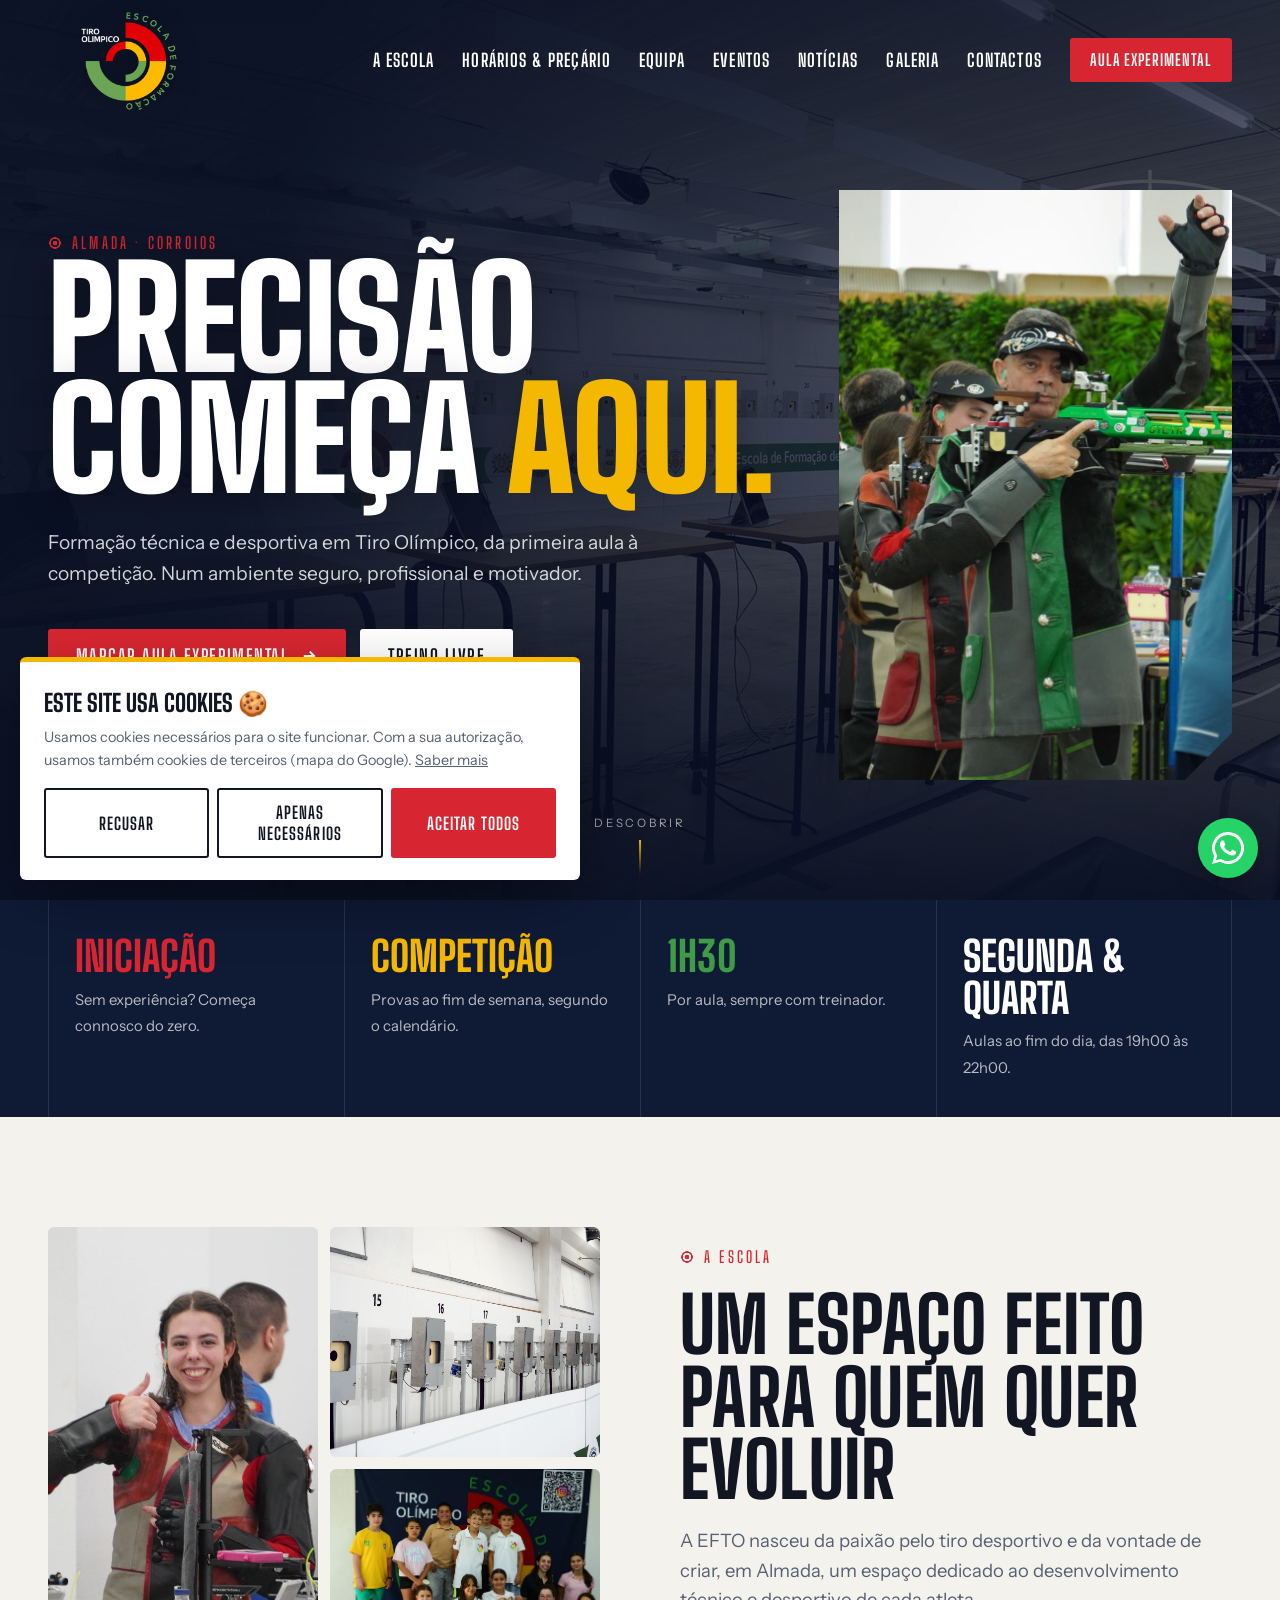
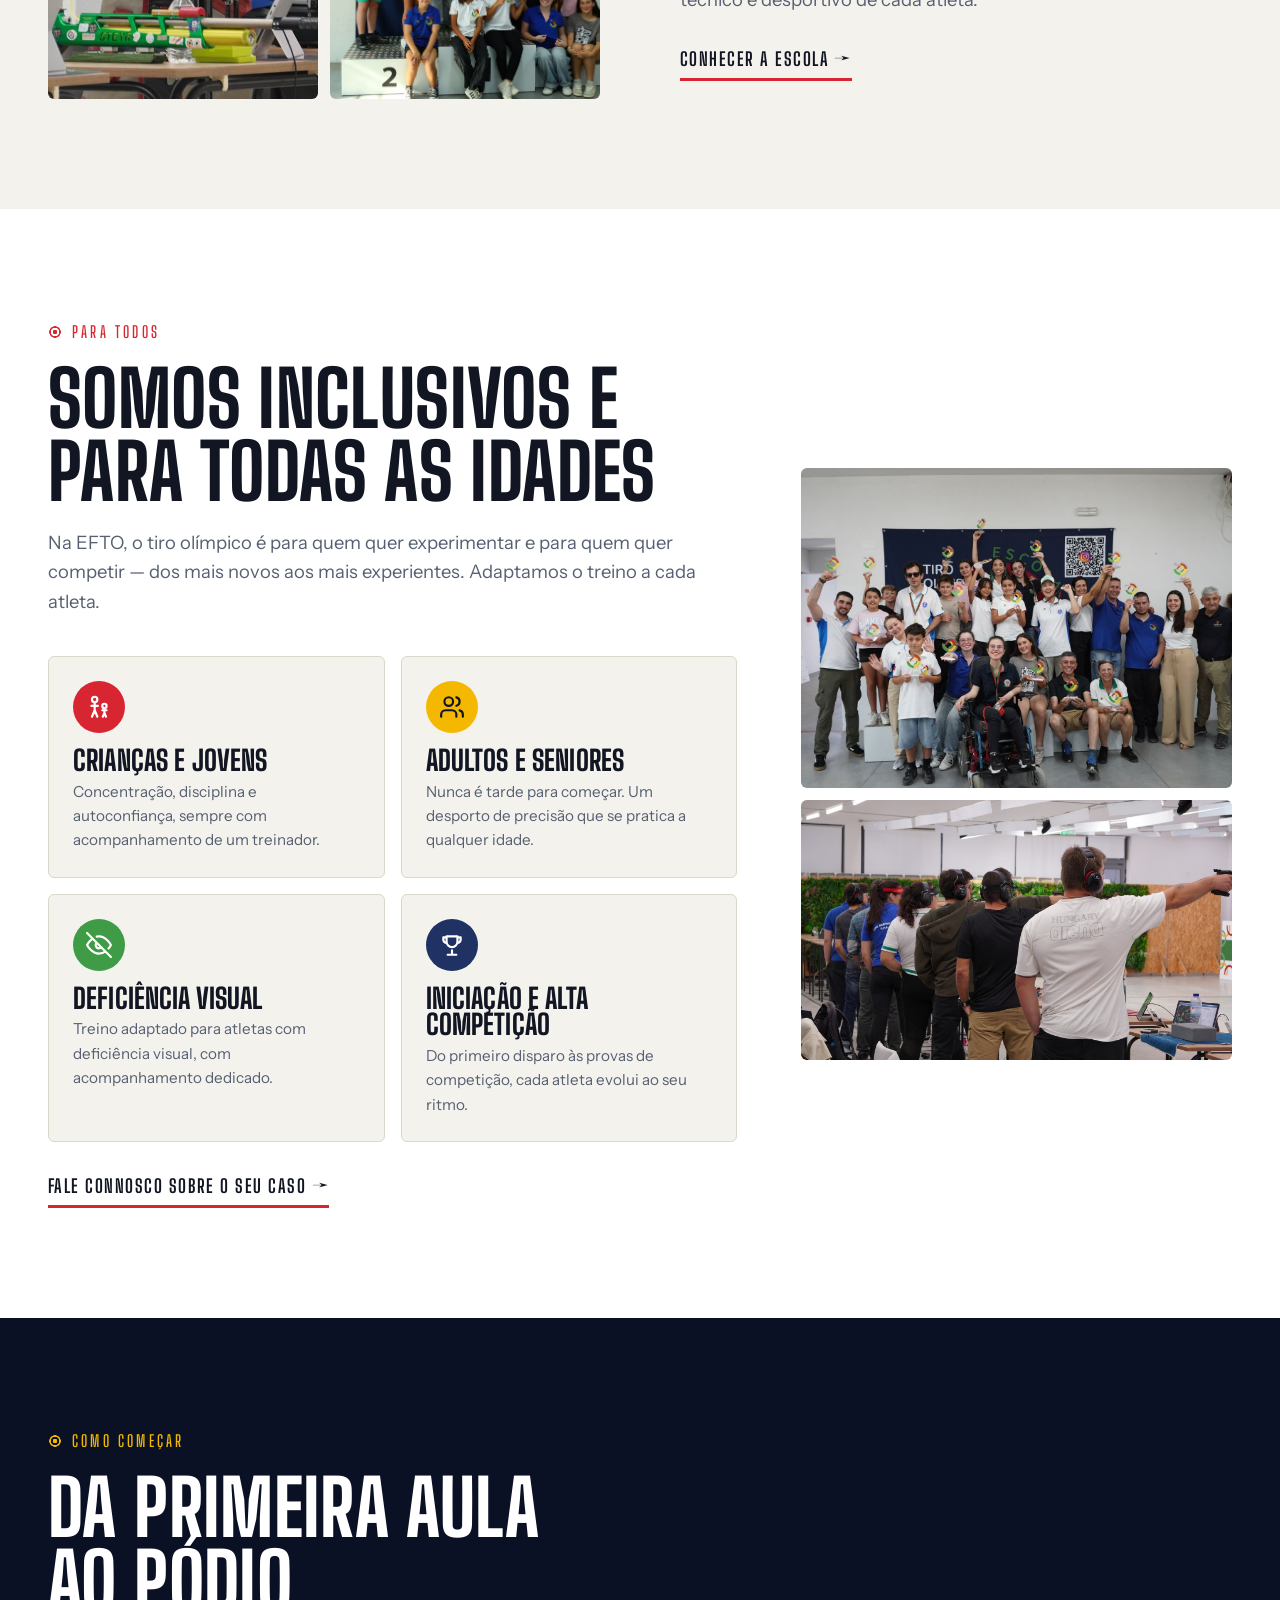
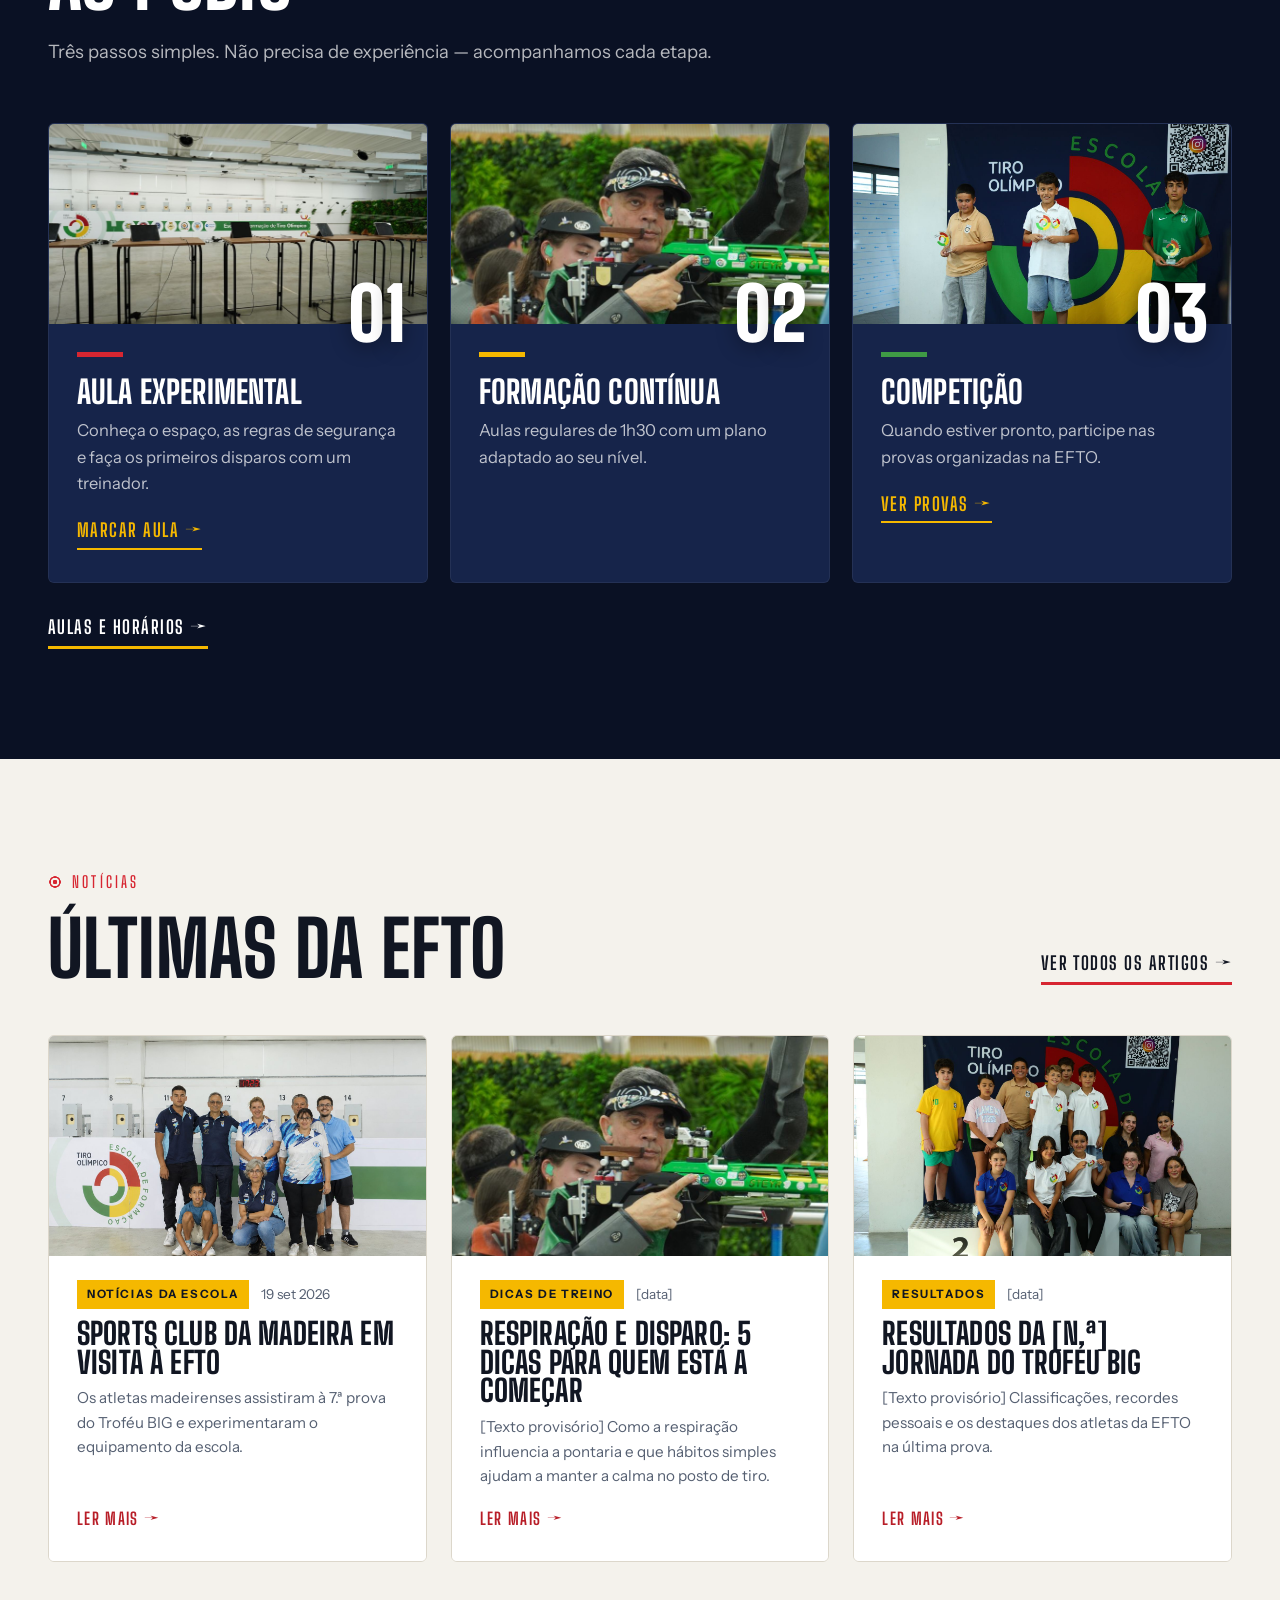
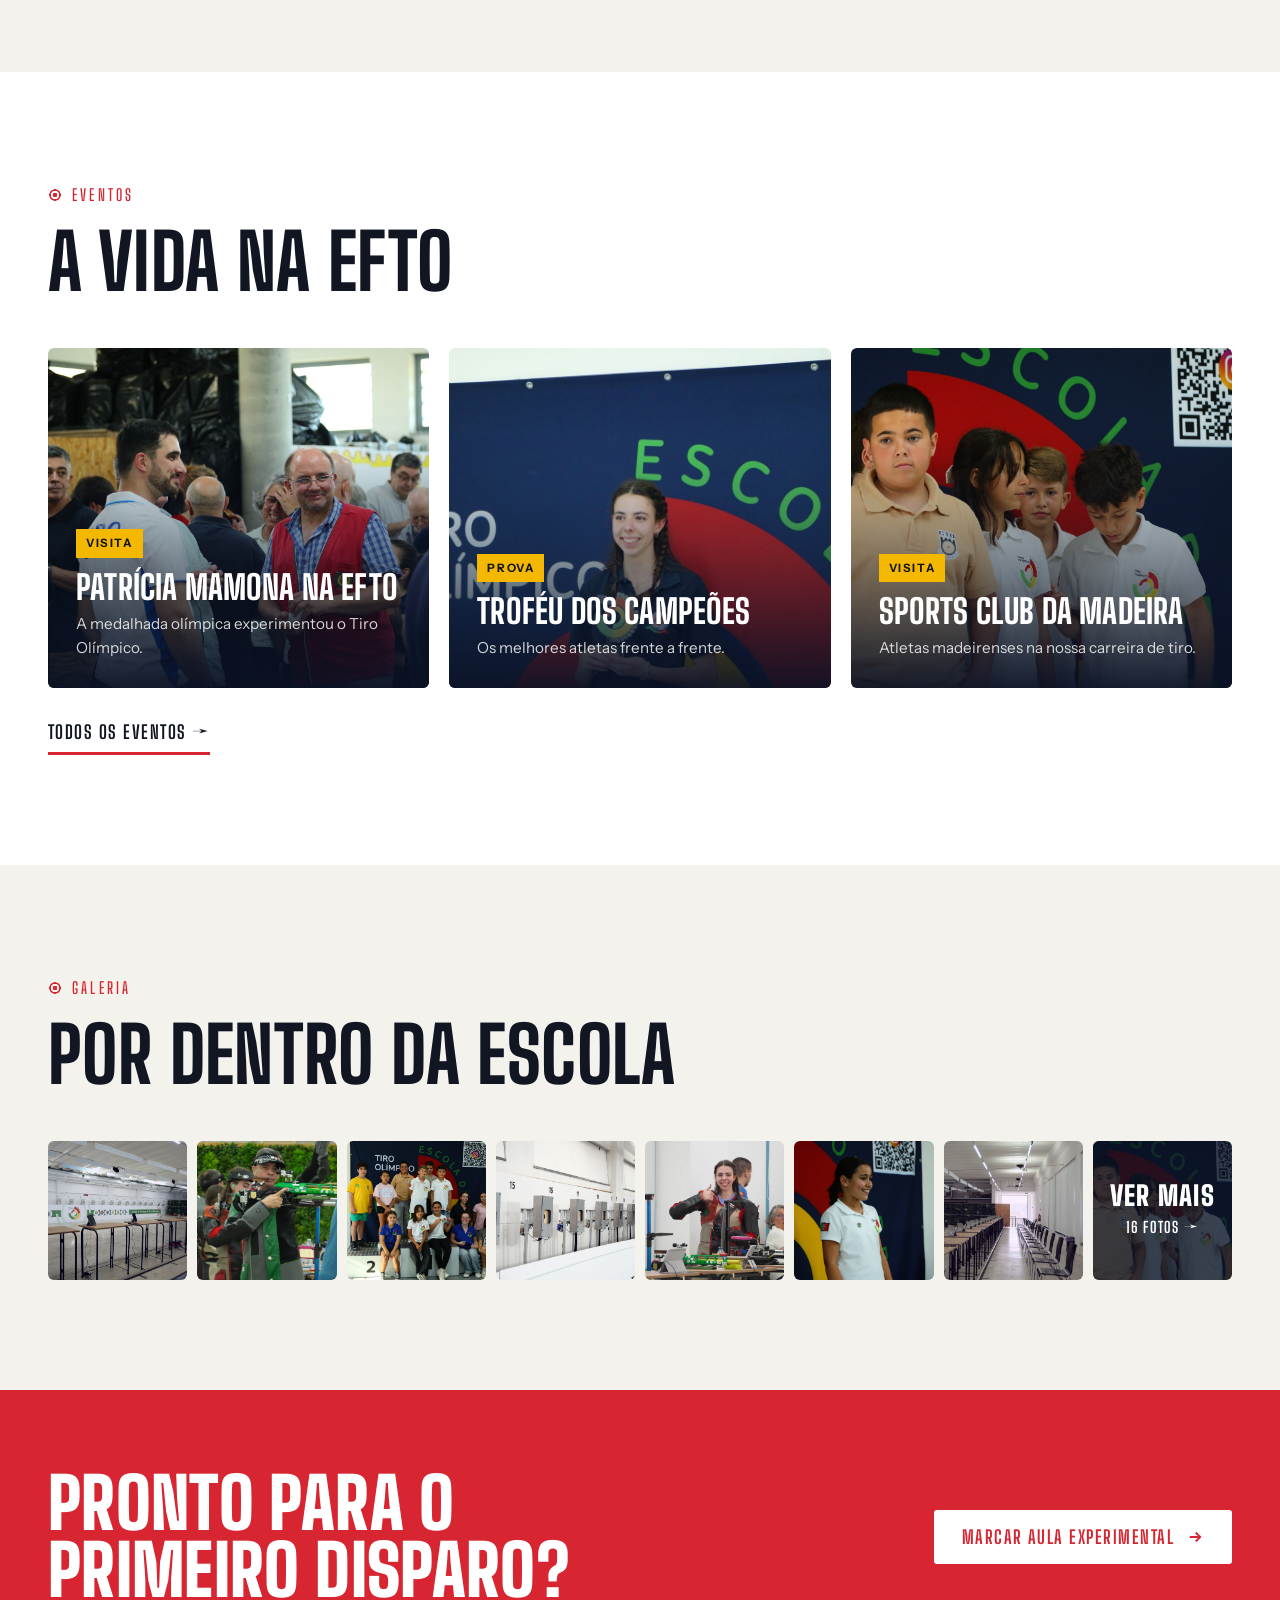
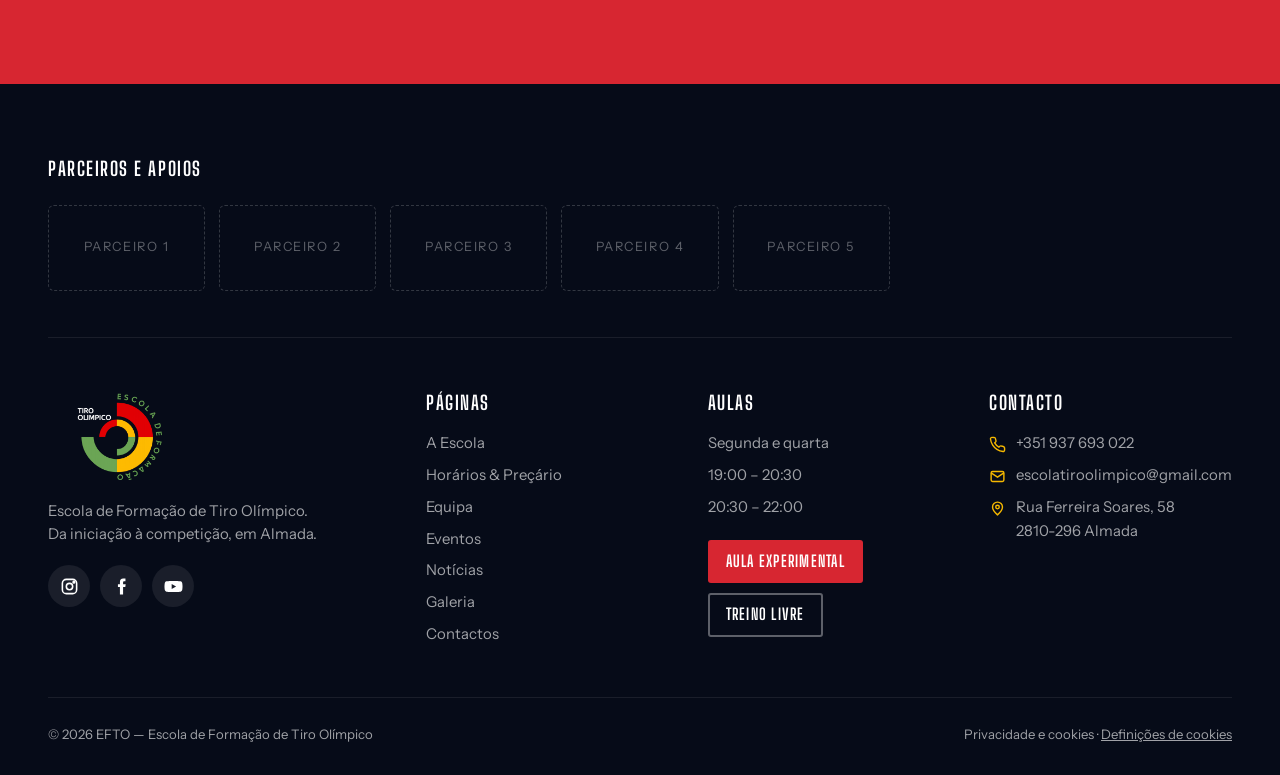
<file: index.html>
<!doctype html>
<html lang="pt-PT">
<head>
<meta charset="utf-8">
<meta name="viewport" content="width=device-width, initial-scale=1">
<meta name="theme-color" content="#0a1124">
<title>EFTO · Escola de Formação de Tiro Olímpico | Almada</title>
<meta name="description" content="Escola de Formação de Tiro Olímpico em Almada e Corroios. Aulas de tiro desportivo da iniciação à competição. Marque já a sua aula experimental.">
<link rel="icon" href="imagens/logos/logo.png">
<link rel="preconnect" href="https://fonts.googleapis.com"><link rel="preconnect" href="https://fonts.gstatic.com" crossorigin>
<link href="https://fonts.googleapis.com/css2?family=Big+Shoulders+Display:wght@600;700;800;900&family=Instrument+Sans:wght@400;500;600;700&display=swap" rel="stylesheet">
<link rel="preload" as="image" href="imagens/inicio/topo-fundo.jpg">
<link rel="stylesheet" href="css/estilo.css?v=20">
</head>
<body>

<!-- ENTRADA: imagem de fundo em ecrã inteiro (imagens/inicio/topo-fundo.jpg).
     PARA USAR UM VÍDEO: põe o ficheiro em imagens/inicio/topo-video.mp4 e tira os sinais de comentário
     à volta da linha <video> abaixo. A imagem continua a aparecer enquanto o vídeo carrega. -->
<section class="hero">
  <div class="hero-bg"></div>
  <!-- <video class="hero-video" src="imagens/inicio/topo-video.mp4" autoplay muted loop playsinline poster="imagens/inicio/topo-fundo.jpg"></video> -->
  <svg class="mira" viewBox="0 0 200 200" fill="none" stroke="#fff" stroke-width="1.2" aria-hidden="true"><circle cx="100" cy="100" r="96"/><circle cx="100" cy="100" r="72"/><circle cx="100" cy="100" r="48"/><circle cx="100" cy="100" r="24"/><circle cx="100" cy="100" r="4" fill="#fff"/><path d="M100 0v200M0 100h200"/></svg>
  <div class="wrap">
    <div>
      <span class="etiqueta entra">Almada · Corroios</span>
      <h1 class="entra">Precisão<br>começa <span>aqui.</span></h1>
      <p class="entra">Formação técnica e desportiva em Tiro Olímpico, da primeira aula à competição. Num ambiente seguro, profissional e motivador.</p>
      <div class="acoes entra">
        <a href="contactos.html#form" class="btn btn-pri">Marcar aula experimental <svg viewBox="0 0 24 24" fill="none" stroke="currentColor" stroke-width="2.4"><path d="M5 12h14M13 6l6 6-6 6"/></svg></a>
        <a href="contactos.html?tipo=treino#form" class="btn btn-claro">Treino livre</a>
      </div>
      <div class="hero-sub entra"><span>Sem experiência necessária</span><span>Sempre com treinador</span><span>Todas as idades</span></div>
    </div>
    <div class="hero-foto entra"><img src="imagens/inicio/topo-foto.jpg" alt="Atleta da EFTO a apontar a carabina" fetchpriority="high"></div>
  </div>
  <a href="#factos" class="desce">Descobrir<i></i></a>
</section>

<section class="factos" id="factos">
  <div class="wrap">
    <div class="facto"><b>Iniciação</b><span>Sem experiência? Começa connosco do zero.</span></div>
    <div class="facto"><b>Competição</b><span>Provas ao fim de semana, segundo o calendário.</span></div>
    <div class="facto"><b>1h30</b><span>Por aula, sempre com treinador.</span></div>
    <div class="facto"><b>Segunda &amp; Quarta</b><span>Aulas ao fim do dia, das 19h00 às 22h00.</span></div>
  </div>
</section>

<section class="sec">
  <div class="wrap duas-col">
    <div class="mosaico rv">
      <img loading="lazy" src="imagens/inicio/escola-mosaico-1-grande.jpg" alt="Atletas da escola no posto de tiro" style="object-position:54% 25%">
      <img loading="lazy" src="imagens/inicio/escola-mosaico-2.jpg" alt="Alvos eletrónicos da carreira de tiro">
      <img loading="lazy" src="imagens/inicio/escola-mosaico-3.jpg" alt="Jovens atletas no pódio">
    </div>
    <div class="rv">
      <span class="etiqueta">A Escola</span>
      <h2>Um espaço feito para quem quer evoluir</h2>
      <p class="lead">A EFTO nasceu da paixão pelo tiro desportivo e da vontade de criar, em Almada, um espaço dedicado ao desenvolvimento técnico e desportivo de cada atleta.</p>
      <a href="escola.html" class="link-seta">Conhecer a escola →</a>
    </div>
  </div>
</section>

<!-- INCLUSIVIDADE -->
<section class="sec branco inclusivo">
  <div class="wrap">
    <div class="rv">
      <span class="etiqueta">Para todos</span>
      <h2>Somos inclusivos e para todas as idades</h2>
      <p class="lead">Na EFTO, o tiro olímpico é para quem quer experimentar e para quem quer competir — dos mais novos aos mais experientes. Adaptamos o treino a cada atleta.</p>
      <div class="perfis">
        <div class="perfil">
          <span class="ic" style="background:var(--vermelho)"><svg viewBox="0 0 24 24" fill="none" stroke="currentColor" stroke-width="2" stroke-linecap="round" stroke-linejoin="round" aria-hidden="true"><circle cx="8" cy="5" r="2.5"/><path d="M8 8v7M5 11h6M8 15l-2.5 6M8 15l2.5 6"/><circle cx="17" cy="11" r="2"/><path d="M17 13.5v4M15 15h4M17 17.5l-1.5 3.5M17 17.5l1.5 3.5"/></svg></span>
          <div><h3>Crianças e jovens</h3><p>Concentração, disciplina e autoconfiança, sempre com acompanhamento de um treinador.</p></div>
        </div>
        <div class="perfil">
          <span class="ic" style="background:var(--amarelo);color:var(--tinta)"><svg viewBox="0 0 24 24" fill="none" stroke="currentColor" stroke-width="2" stroke-linecap="round" stroke-linejoin="round" aria-hidden="true"><path d="M16 21v-2a4 4 0 0 0-4-4H6a4 4 0 0 0-4 4v2"/><circle cx="9" cy="7" r="4"/><path d="M22 21v-2a4 4 0 0 0-3-3.87M16 3.13a4 4 0 0 1 0 7.75"/></svg></span>
          <div><h3>Adultos e seniores</h3><p>Nunca é tarde para começar. Um desporto de precisão que se pratica a qualquer idade.</p></div>
        </div>
        <div class="perfil">
          <span class="ic" style="background:var(--verde)"><svg viewBox="0 0 24 24" fill="none" stroke="currentColor" stroke-width="2" stroke-linecap="round" stroke-linejoin="round" aria-hidden="true"><path d="M17.94 17.94A10.07 10.07 0 0 1 12 20c-7 0-11-8-11-8a18.45 18.45 0 0 1 5.06-5.94M9.9 4.24A9.12 9.12 0 0 1 12 4c7 0 11 8 11 8a18.5 18.5 0 0 1-2.16 3.19M14.12 14.12a3 3 0 1 1-4.24-4.24M1 1l22 22"/></svg></span>
          <div><h3>Deficiência visual</h3><p>Treino adaptado para atletas com deficiência visual, com acompanhamento dedicado.</p></div>
        </div>
        <div class="perfil">
          <span class="ic" style="background:var(--navy-700)"><svg viewBox="0 0 24 24" fill="none" stroke="currentColor" stroke-width="2" stroke-linecap="round" stroke-linejoin="round" aria-hidden="true"><path d="M8 21h8M12 17v4M7 4h10v5a5 5 0 0 1-10 0zM17 5h3v2a3 3 0 0 1-3 3M7 5H4v2a3 3 0 0 0 3 3"/></svg></span>
          <div><h3>Iniciação e alta competição</h3><p>Do primeiro disparo às provas de competição, cada atleta evolui ao seu ritmo.</p></div>
        </div>
      </div>
      <a href="contactos.html#form" class="link-seta">Fale connosco sobre o seu caso →</a>
    </div>
    <div class="inclusivo-fotos rv">
      <img loading="lazy" src="imagens/inicio/inclusivo-foto-1.jpg" alt="Jovens atletas da EFTO com o pólo da escola">
      <img loading="lazy" src="imagens/inicio/inclusivo-foto-2.jpg" alt="Atleta sénior da EFTO ao lado de uma atleta jovem">
    </div>
  </div>
</section>

<section class="sec escuro">
  <div class="wrap">
    <span class="etiqueta">Como começar</span>
    <h2>Da primeira aula<br>ao pódio</h2>
    <p class="lead">Três passos simples. Não precisa de experiência — acompanhamos cada etapa.</p>
    <div class="passos">
      <a class="passo passo-link rv" href="contactos.html#form"><img loading="lazy" src="imagens/inicio/passo-1-aula-experimental.jpg" alt="Postos de tiro"><div class="corpo"><div class="barra" style="background:var(--vermelho)"></div><h3>Aula experimental</h3><p>Conheça o espaço, as regras de segurança e faça os primeiros disparos com um treinador.</p><span class="passo-cta">Marcar aula →</span></div></a>
      <div class="passo rv"><img loading="lazy" src="imagens/inicio/passo-2-formacao-continua.jpg" alt="Atleta em treino" style="object-position:center 30%"><div class="corpo"><div class="barra" style="background:var(--amarelo)"></div><h3>Formação contínua</h3><p>Aulas regulares de 1h30 com um plano adaptado ao seu nível.</p></div></div>
      <a class="passo passo-link rv" href="eventos.html"><img loading="lazy" src="imagens/inicio/passo-3-competicao.jpg" alt="Atletas premiados"><div class="corpo"><div class="barra" style="background:var(--verde)"></div><h3>Competição</h3><p>Quando estiver pronto, participe nas provas organizadas na EFTO.</p><span class="passo-cta">Ver provas →</span></div></a>
    </div>
    <a href="aulas.html" class="link-seta">Aulas e horários →</a>
  </div>
</section>

<!-- NOTÍCIAS: os 3 artigos mais recentes (copie da página noticias.html quando publicar um novo) -->
<section class="sec">
  <div class="wrap">
    <div class="sec-topo">
      <div>
        <span class="etiqueta" data-nome-noticias>Notícias</span>
        <h2>Últimas da EFTO</h2>
      </div>
      <a href="noticias.html" class="link-seta">Ver todos os artigos →</a>
    </div>
    <div class="art-grid">
      <a class="art rv" href="artigo-sports-club-madeira.html">
        <img loading="lazy" src="imagens/noticias/artigo-sports-club-madeira.jpg" alt="Atletas e equipa do Sports Club da Madeira em frente ao painel da EFTO" style="object-position:center 40%">
        <div class="corpo">
          <div class="art-meta"><span class="cat">Notícias da escola</span><span>19 set 2026</span></div>
          <h3>Sports Club da Madeira em visita à EFTO</h3>
          <p>Os atletas madeirenses assistiram à 7.ª prova do Troféu BIG e experimentaram o equipamento da escola.</p>
          <span class="ler">Ler mais →</span>
        </div>
      </a>
      <a class="art rv" href="artigo.html">
        <img loading="lazy" src="imagens/noticias/artigo-respiracao.jpg" alt="Atleta da EFTO a fazer pontaria" style="object-position:center 30%">
        <div class="corpo">
          <div class="art-meta"><span class="cat">Dicas de treino</span><span>[data]</span></div>
          <h3>Respiração e disparo: 5 dicas para quem está a começar</h3>
          <p>[Texto provisório] Como a respiração influencia a pontaria e que hábitos simples ajudam a manter a calma no posto de tiro.</p>
          <span class="ler">Ler mais →</span>
        </div>
      </a>
      <a class="art rv" href="artigo.html">
        <img loading="lazy" src="imagens/noticias/artigo-resultados.jpg" alt="Jovens atletas no pódio">
        <div class="corpo">
          <div class="art-meta"><span class="cat">Resultados</span><span>[data]</span></div>
          <h3>Resultados da [N.ª] jornada do Troféu BIG</h3>
          <p>[Texto provisório] Classificações, recordes pessoais e os destaques dos atletas da EFTO na última prova.</p>
          <span class="ler">Ler mais →</span>
        </div>
      </a>
    </div>
  </div>
</section>

<section class="sec branco">
  <div class="wrap">
    <span class="etiqueta">Eventos</span>
    <h2>A vida na EFTO</h2>
    <div class="ev-grid">
      <a href="eventos.html#mamona" class="ev rv" style="text-decoration:none"><img loading="lazy" src="imagens/eventos/visita-patricia-mamona.jpg" alt=""><span class="tag">Visita</span><h3>Patrícia Mamona na EFTO</h3><p>A medalhada olímpica experimentou o Tiro Olímpico.</p></a>
      <a href="eventos.html#campeoes" class="ev rv" style="text-decoration:none"><img loading="lazy" src="imagens/eventos/trofeu-campeoes.jpg" alt="" style="object-position:center 20%"><span class="tag">Prova</span><h3>Troféu dos Campeões</h3><p>Os melhores atletas frente a frente.</p></a>
      <a href="artigo-sports-club-madeira.html" class="ev rv" style="text-decoration:none"><img loading="lazy" src="imagens/eventos/visita-sports-club-madeira.jpg" alt=""><span class="tag">Visita</span><h3>Sports Club da Madeira</h3><p>Atletas madeirenses na nossa carreira de tiro.</p></a>
    </div>
    <a href="eventos.html" class="link-seta">Todos os eventos →</a>
  </div>
</section>

<section class="sec">
  <div class="wrap">
    <span class="etiqueta">Galeria</span>
    <h2>Por dentro da escola</h2>
    <!-- Miniaturas: mostra as primeiras fotos da galeria (muda o número em data-limite) e um quadrado "Ver mais" -->
    <div class="gal gal-mini" id="gal" data-limite="7"></div>
  </div>
</section>

<script src="js/site.js?v=14"></script>
</body>
</html>
</file>
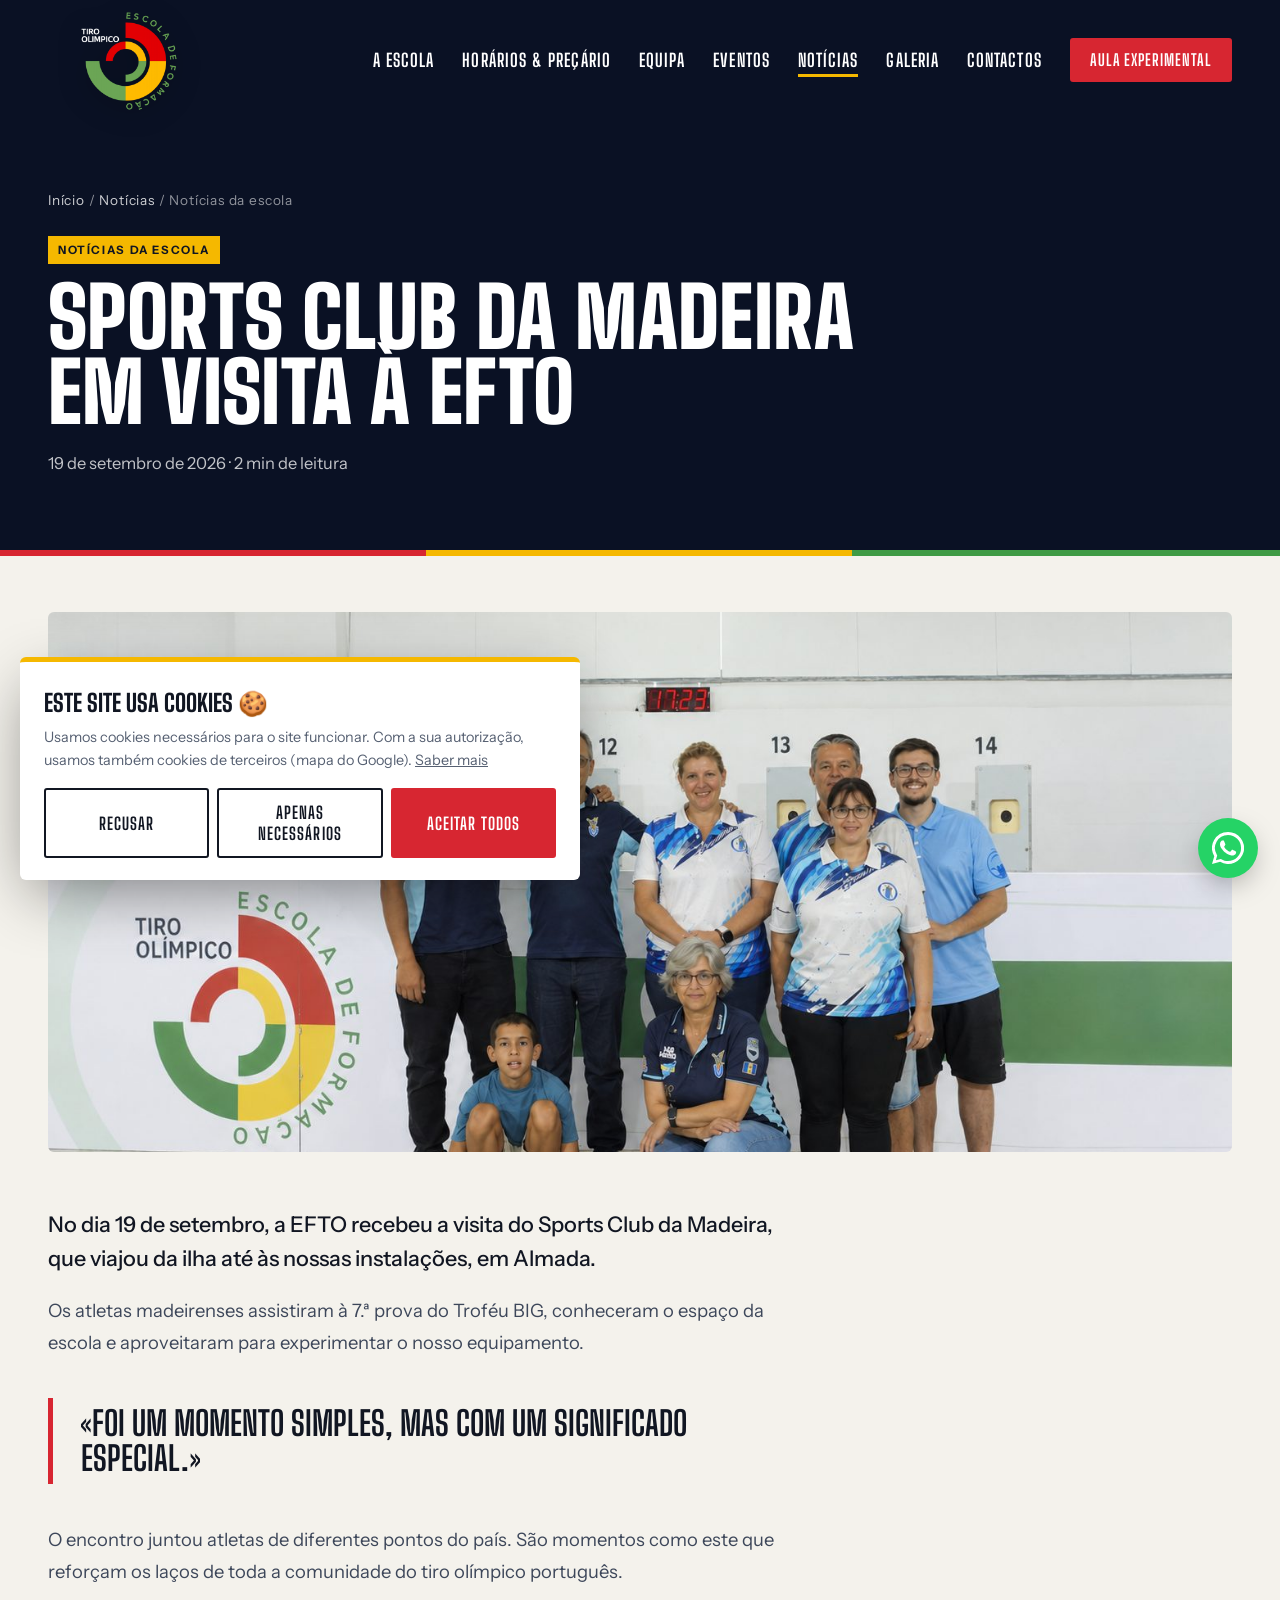
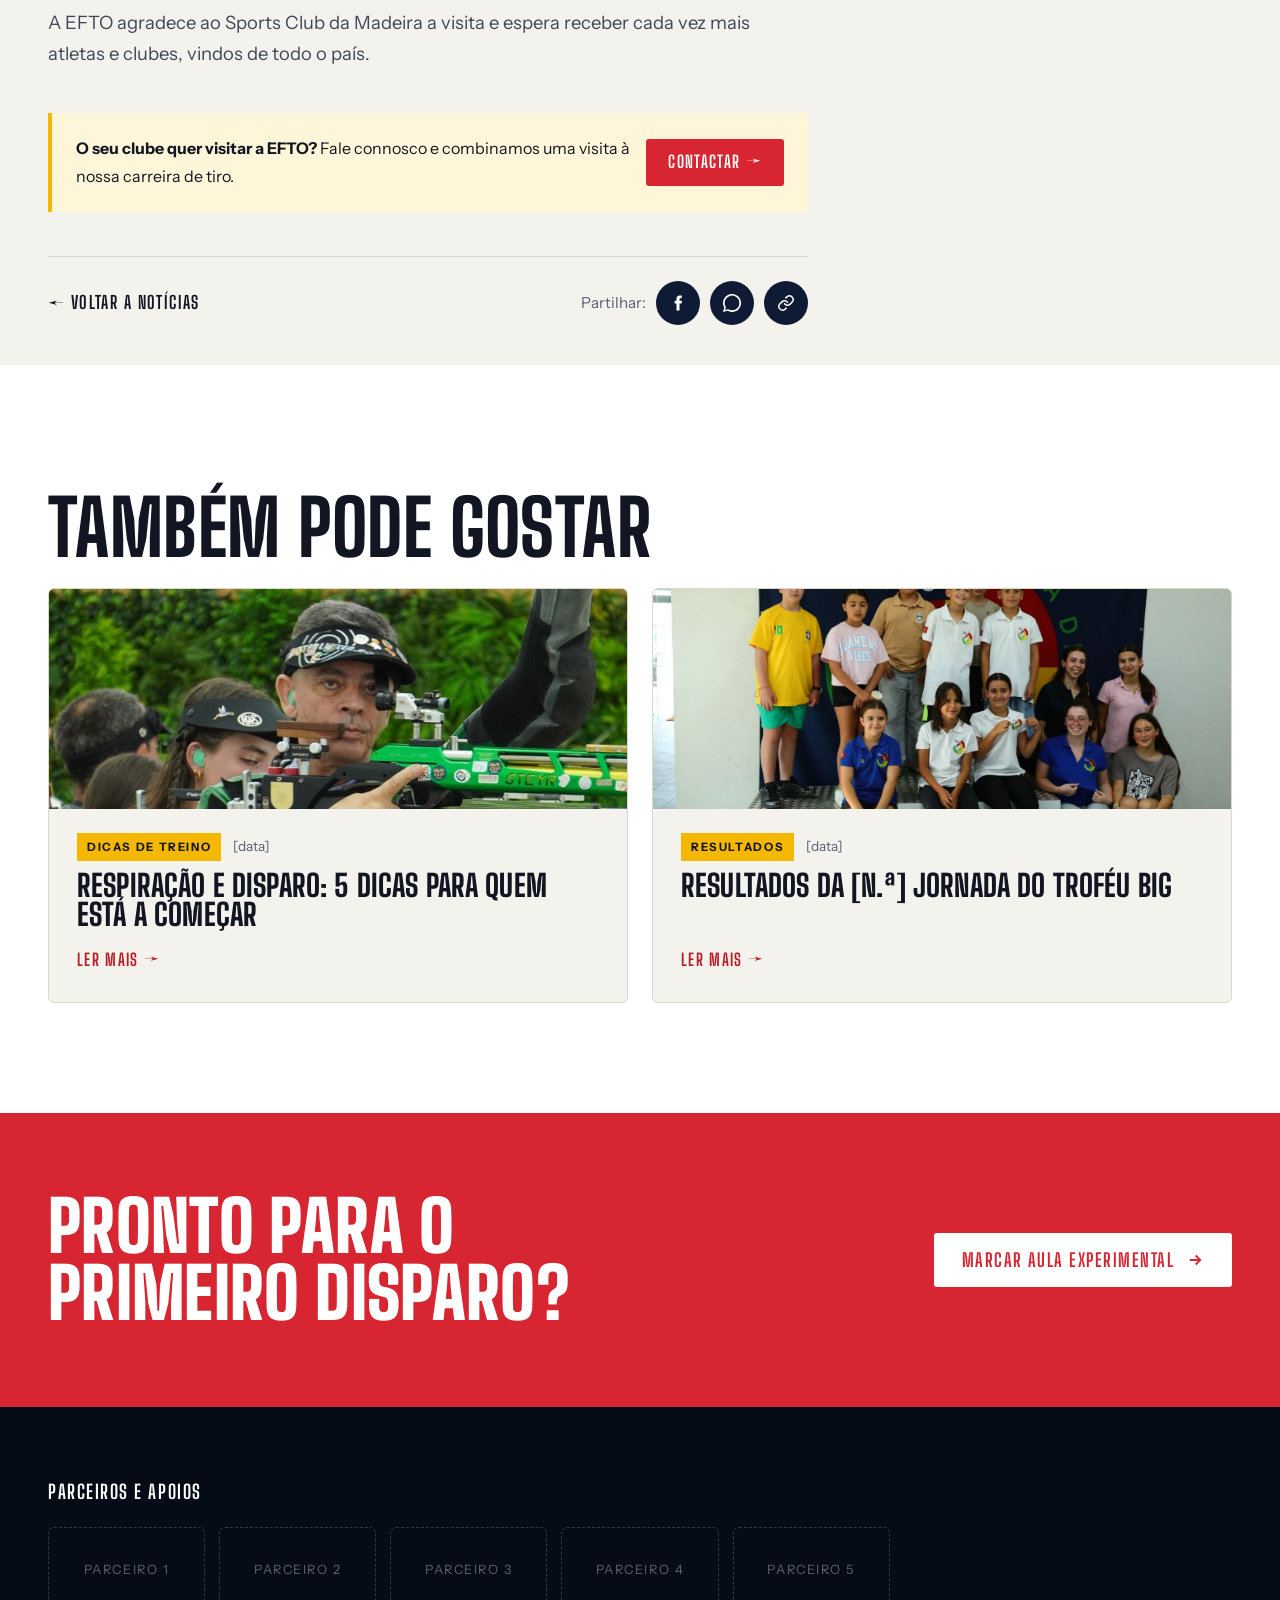
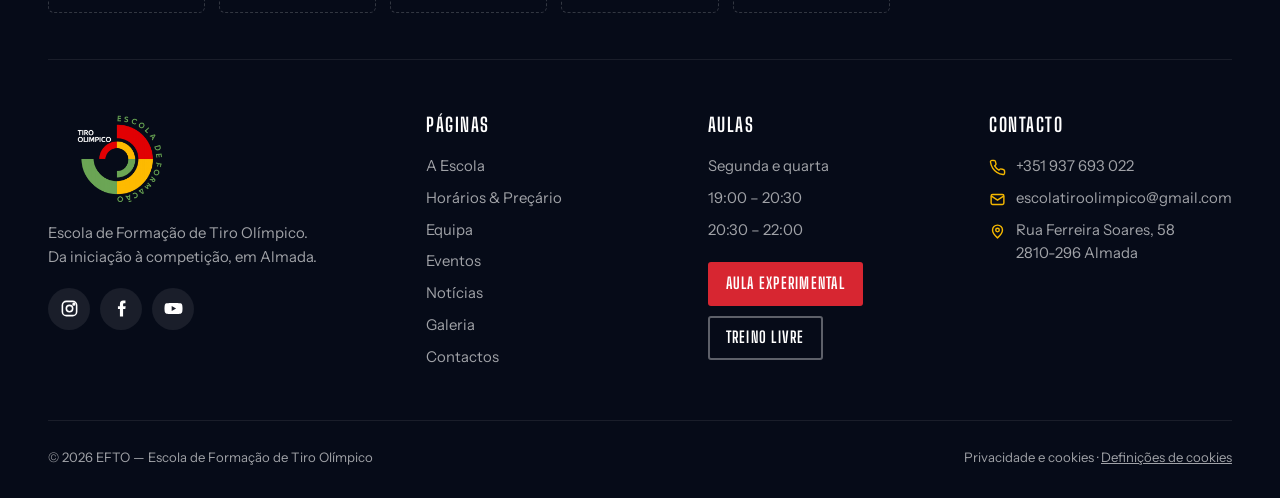
<file: artigo-sports-club-madeira.html>
<!doctype html>
<html lang="pt-PT">
<head>
<meta charset="utf-8">
<meta name="viewport" content="width=device-width, initial-scale=1">
<meta name="theme-color" content="#0a1124">
<title>Sports Club da Madeira em visita à EFTO · EFTO</title>
<meta name="description" content="No dia 19 de setembro, a EFTO recebeu o Sports Club da Madeira, que assistiu à 7.ª prova do Troféu BIG e experimentou o equipamento da escola.">
<link rel="icon" href="imagens/logos/logo.png">
<link rel="preconnect" href="https://fonts.googleapis.com"><link rel="preconnect" href="https://fonts.gstatic.com" crossorigin>
<link href="https://fonts.googleapis.com/css2?family=Big+Shoulders+Display:wght@600;700;800;900&family=Instrument+Sans:wght@400;500;600;700&display=swap" rel="stylesheet">
<link rel="stylesheet" href="css/estilo.css?v=20">
</head>
<body>

<section class="art-topo">
  <div class="wrap">
    <div class="migalhas"><a href="index.html">Início</a> / <a href="noticias.html" data-nome-noticias>Notícias</a> / Notícias da escola</div>
    <span class="cat">Notícias da escola</span>
    <h1>Sports Club da Madeira em visita à EFTO</h1>
    <p class="meta">19 de setembro de 2026 · 2 min de leitura</p>
  </div>
  <div class="tricolor"></div>
</section>

<div class="art-capa"><img src="imagens/noticias/artigo-sports-club-madeira.jpg" alt="Atletas e equipa do Sports Club da Madeira em frente ao painel da EFTO, na carreira de tiro" style="object-position:center 40%"></div>

<article class="art-corpo">
  <p class="intro">No dia 19 de setembro, a EFTO recebeu a visita do Sports Club da Madeira, que viajou da ilha até às nossas instalações, em Almada.</p>

  <p>Os atletas madeirenses assistiram à 7.ª prova do Troféu BIG, conheceram o espaço da escola e aproveitaram para experimentar o nosso equipamento.</p>

  <blockquote>
    <p>«Foi um momento simples, mas com um significado especial.»</p>
  </blockquote>

  <p>O encontro juntou atletas de diferentes pontos do país. São momentos como este que reforçam os laços de toda a comunidade do tiro olímpico português.</p>

  <p>A EFTO agradece ao Sports Club da Madeira a visita e espera receber cada vez mais atletas e clubes, vindos de todo o país.</p>

  <div class="art-cta">
    <p><b>O seu clube quer visitar a EFTO?</b> Fale connosco e combinamos uma visita à nossa carreira de tiro.</p>
    <a href="contactos.html#form" class="btn btn-pri">Contactar →</a>
  </div>

  <div class="art-fim">
    <a href="noticias.html" class="voltar">← Voltar a <span data-nome-noticias>Notícias</span></a>
    <div class="partilha">
      <span>Partilhar:</span>
      <a data-rede="fb" href="#" target="_blank" rel="noopener" aria-label="Partilhar no Facebook"><svg viewBox="0 0 24 24" fill="currentColor" aria-hidden="true"><path d="M14 9V7c0-1 .5-1.5 1.5-1.5H17V2h-2.8C11.3 2 10 3.8 10 6.5V9H7.5v3.5H10V22h4v-9.5h2.8L17.3 9z"/></svg></a>
      <a data-rede="wa" href="#" target="_blank" rel="noopener" aria-label="Partilhar no WhatsApp"><svg viewBox="0 0 24 24" fill="currentColor" aria-hidden="true"><path d="M12 0a12 12 0 0 0-10.3 18.1L0 24l6.1-1.6A12 12 0 1 0 12 0zm0 21.8c-1.8 0-3.5-.5-5-1.4l-.4-.2-3.7 1 1-3.6-.2-.4A9.8 9.8 0 1 1 12 21.8z"/></svg></a>
      <button type="button" data-rede="link" aria-label="Copiar link do artigo"><svg viewBox="0 0 24 24" fill="none" stroke="currentColor" stroke-width="2" stroke-linecap="round" aria-hidden="true"><path d="M10 13a5 5 0 0 0 7.5.5l3-3a5 5 0 0 0-7-7l-1.7 1.7M14 11a5 5 0 0 0-7.5-.5l-3 3a5 5 0 0 0 7 7l1.7-1.7"/></svg></button>
    </div>
  </div>
</article>

<section class="sec branco">
  <div class="wrap">
    <h2>Também pode gostar</h2>
    <div class="art-grid dois">
      <a class="art" href="artigo.html">
        <img loading="lazy" src="imagens/noticias/artigo-respiracao.jpg" alt="Atleta da EFTO a fazer pontaria" style="object-position:center 30%">
        <div class="corpo">
          <div class="art-meta"><span class="cat">Dicas de treino</span><span>[data]</span></div>
          <h3>Respiração e disparo: 5 dicas para quem está a começar</h3>
          <span class="ler">Ler mais →</span>
        </div>
      </a>
      <a class="art" href="artigo.html">
        <img loading="lazy" src="imagens/noticias/artigo-resultados.jpg" alt="Jovens atletas no pódio">
        <div class="corpo">
          <div class="art-meta"><span class="cat">Resultados</span><span>[data]</span></div>
          <h3>Resultados da [N.ª] jornada do Troféu BIG</h3>
          <span class="ler">Ler mais →</span>
        </div>
      </a>
    </div>
  </div>
</section>

<script src="js/site.js?v=14"></script>
</body>
</html>
</file>
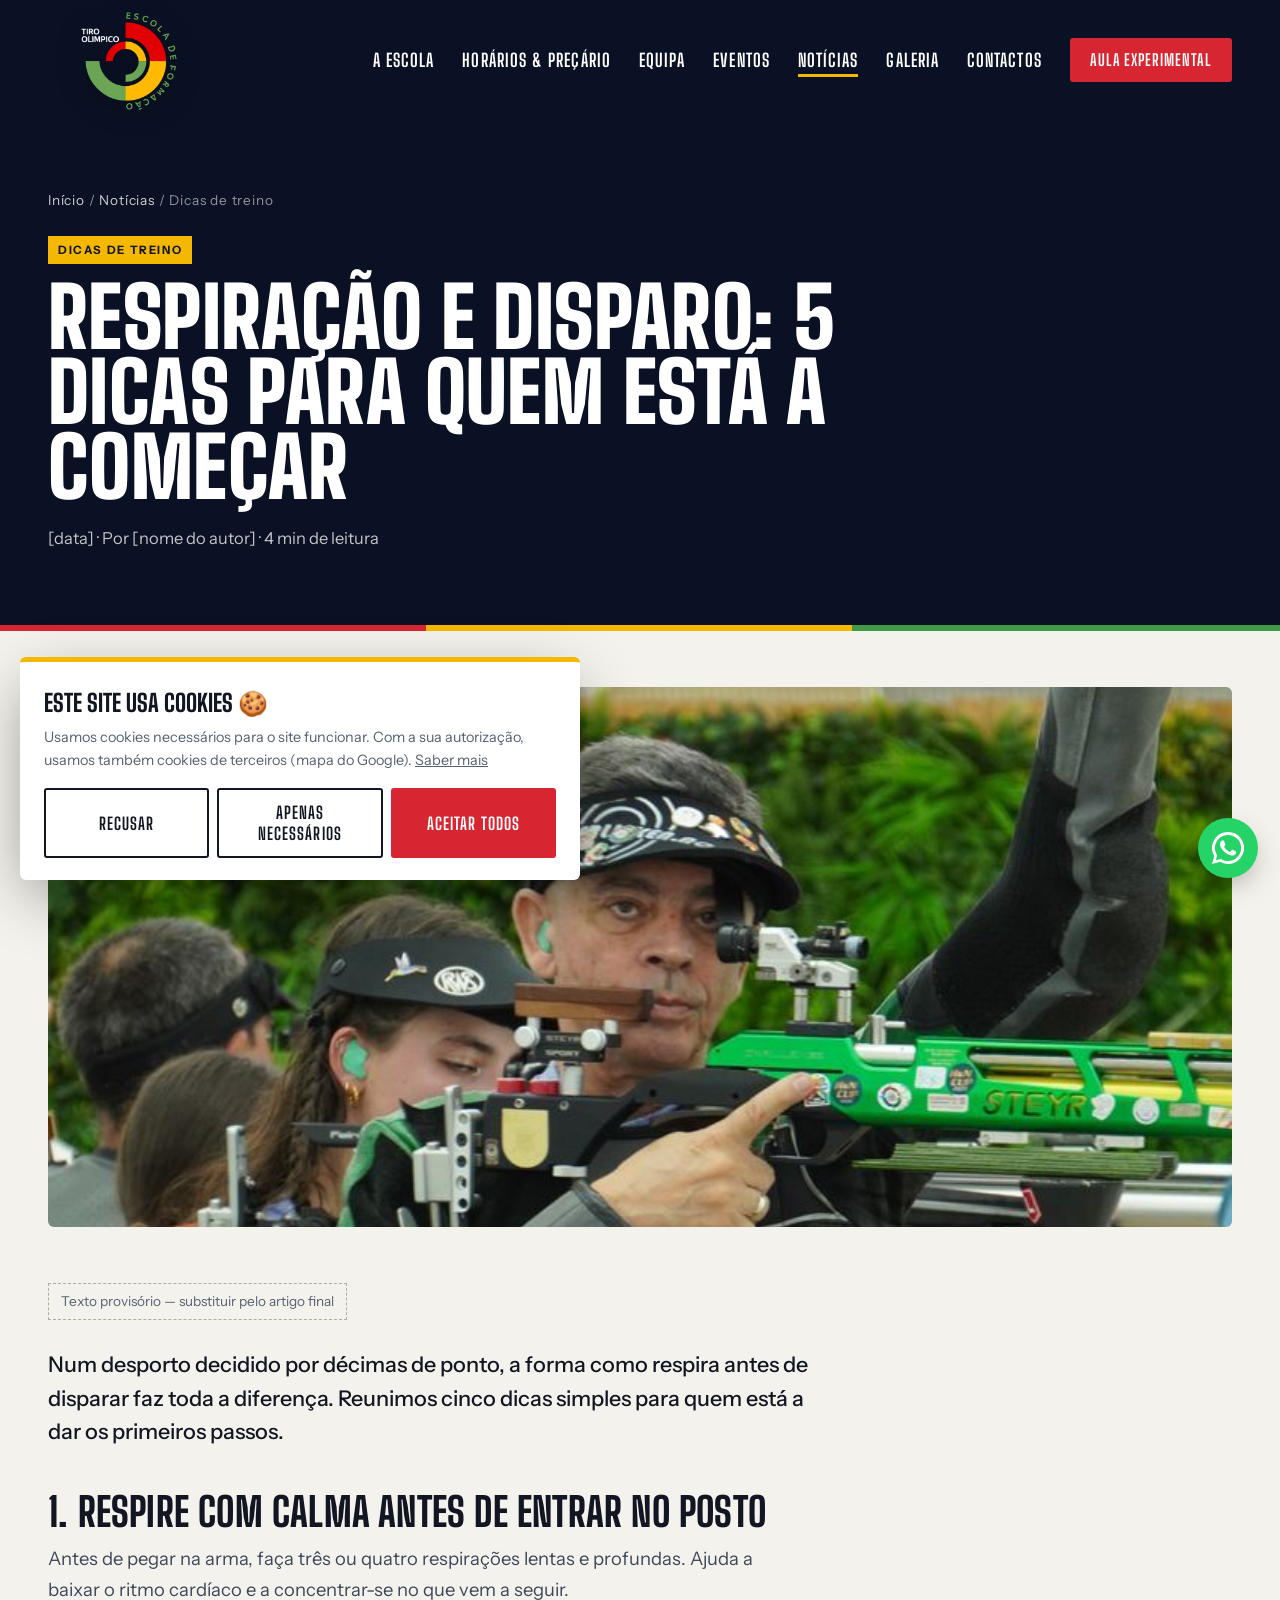
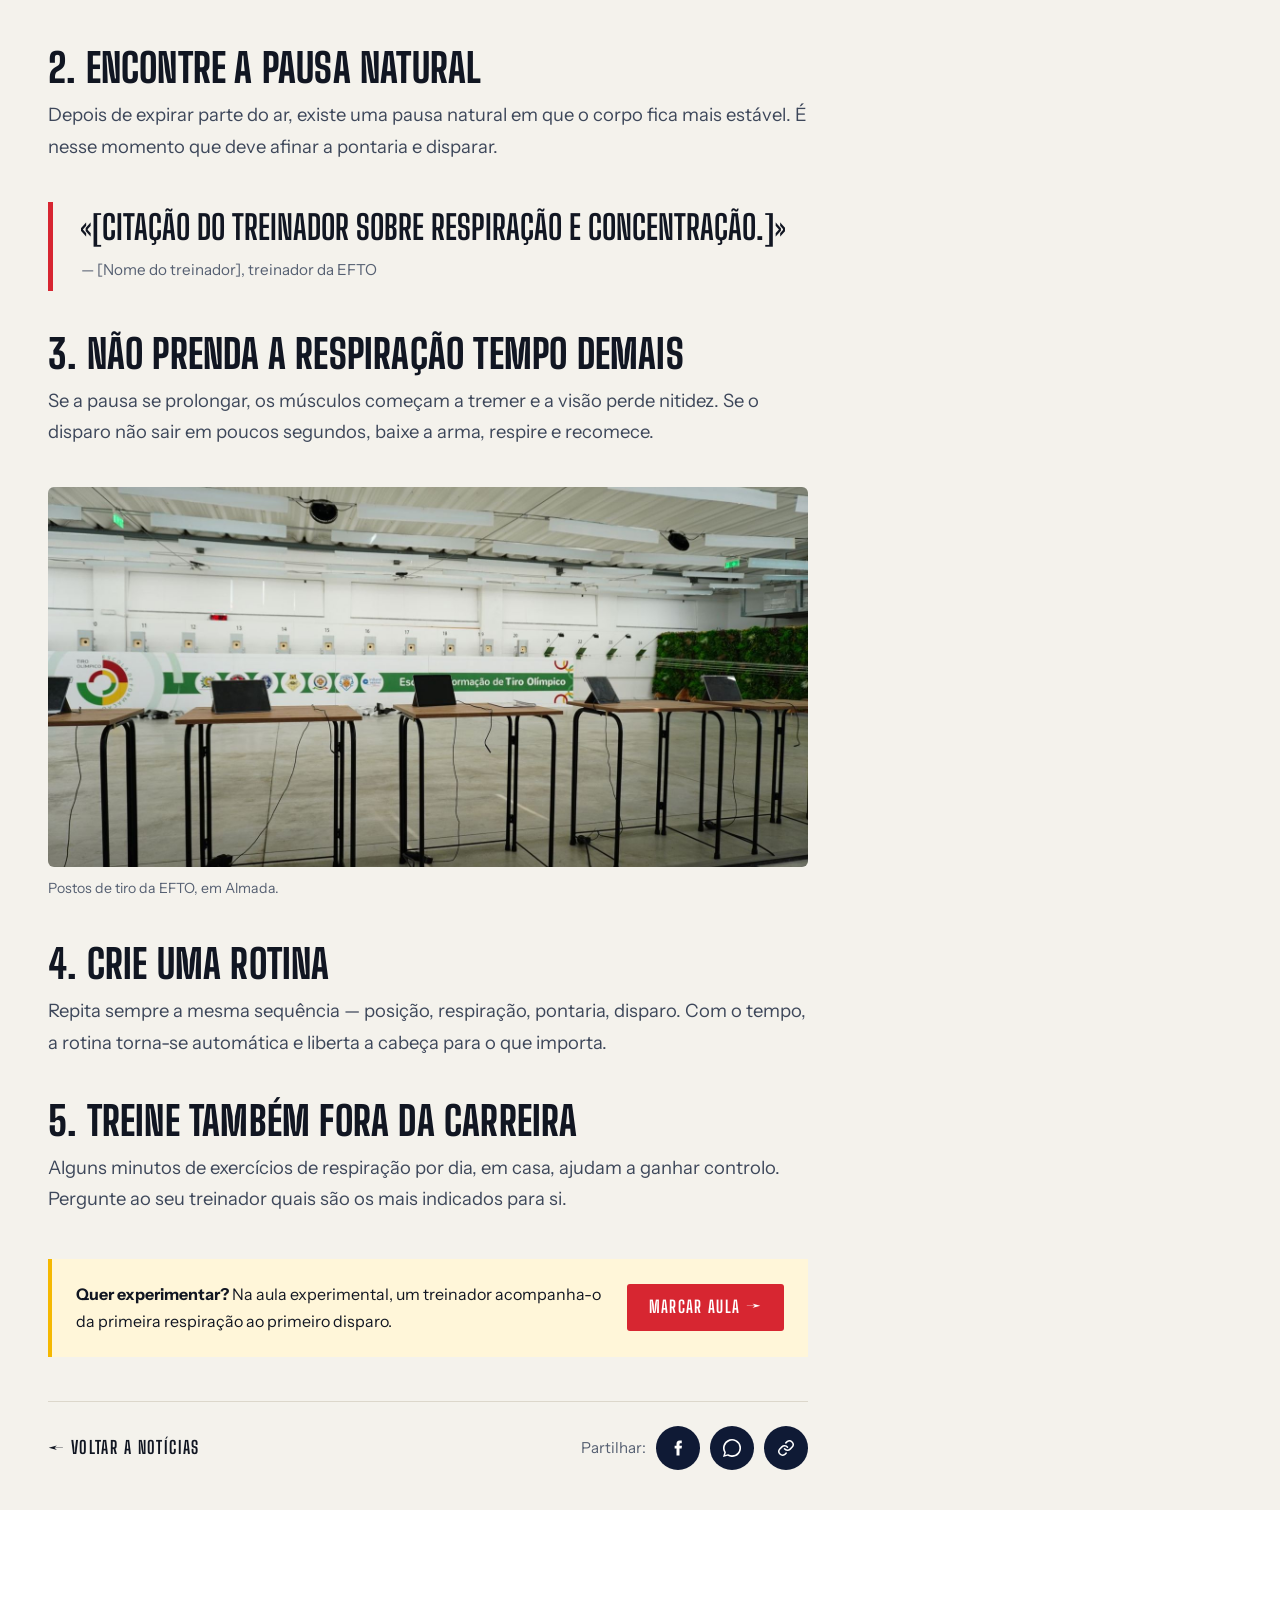
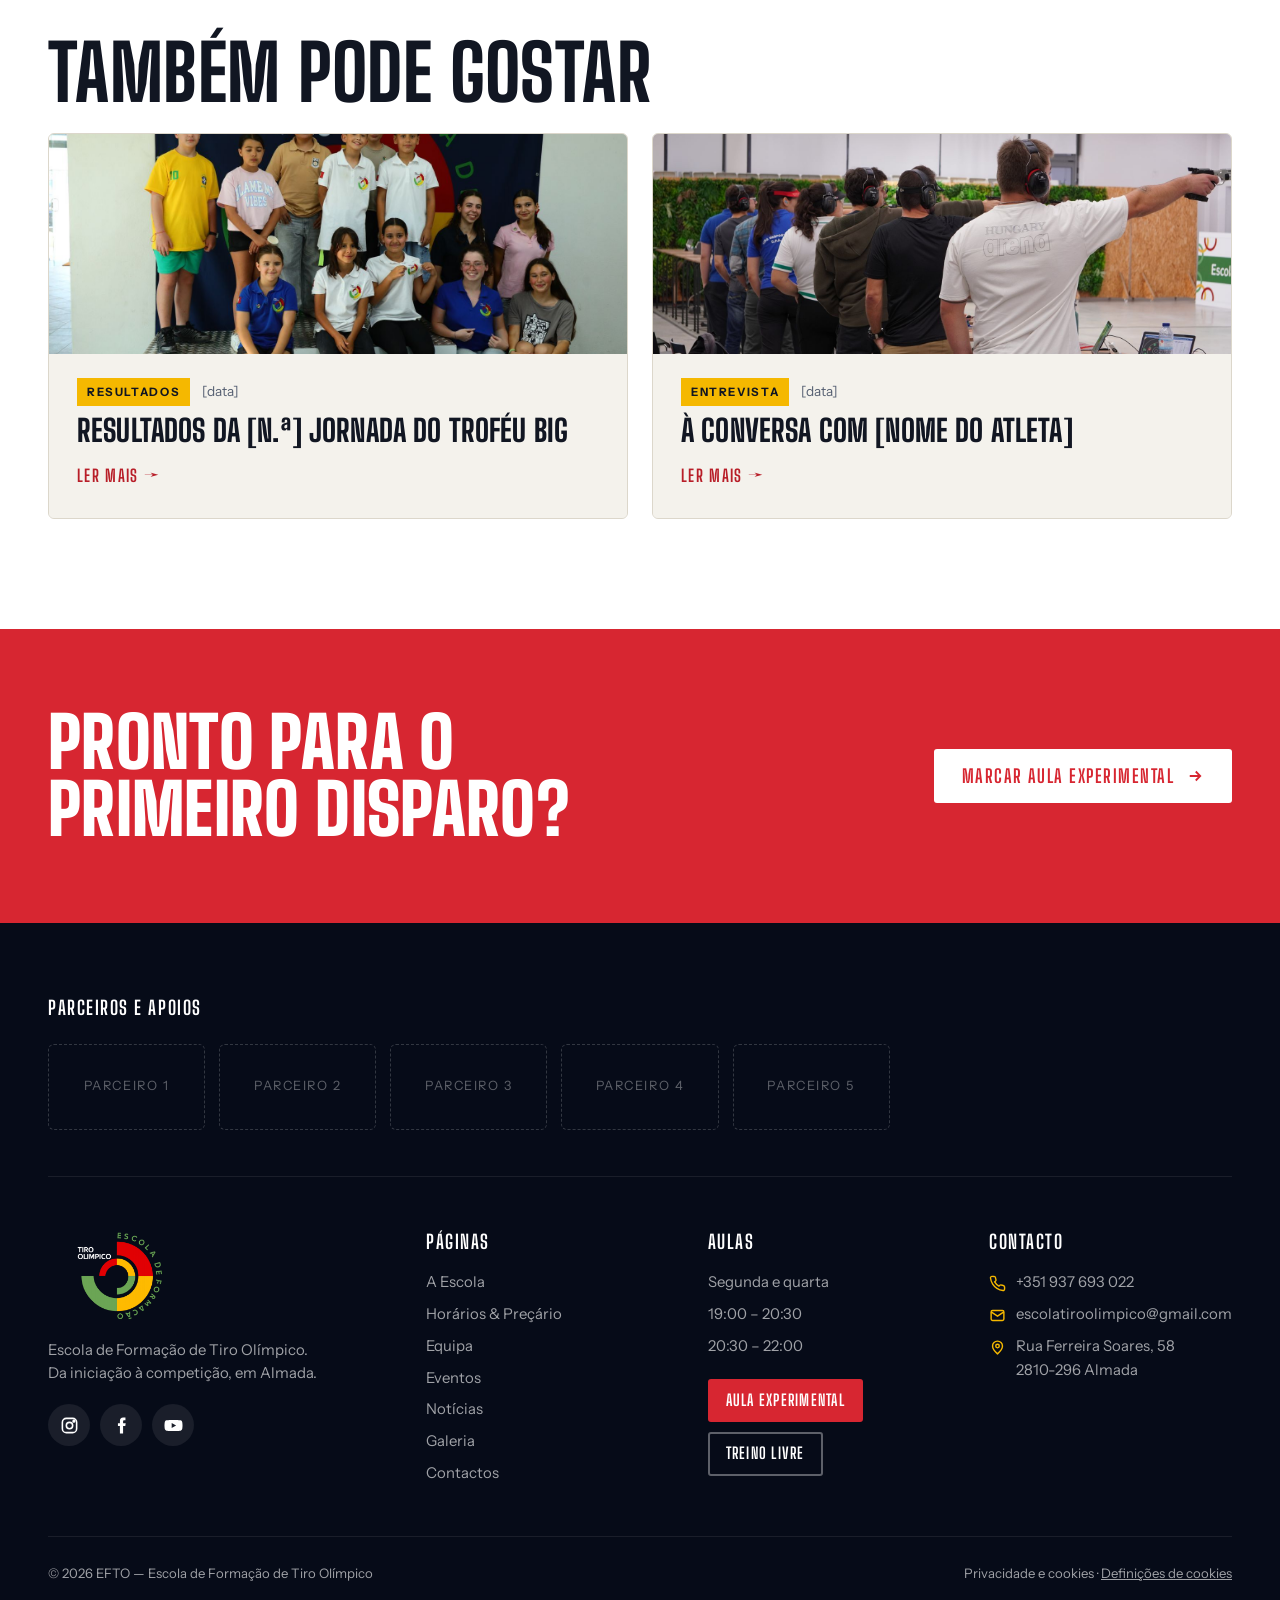
<file: artigo.html>
<!doctype html>
<html lang="pt-PT">
<head>
<meta charset="utf-8">
<meta name="viewport" content="width=device-width, initial-scale=1">
<meta name="theme-color" content="#0a1124">
<!-- MODELO DE ARTIGO: para um artigo novo, copie este ficheiro (ex.: artigo-resultados-trofeu-big.html) e troque os textos e as fotos -->
<title>Respiração e disparo: 5 dicas para quem está a começar · EFTO</title>
<meta name="description" content="Como a respiração influencia a pontaria e que hábitos simples ajudam a manter a calma no posto de tiro.">
<link rel="icon" href="imagens/logos/logo.png">
<link rel="preconnect" href="https://fonts.googleapis.com"><link rel="preconnect" href="https://fonts.gstatic.com" crossorigin>
<link href="https://fonts.googleapis.com/css2?family=Big+Shoulders+Display:wght@600;700;800;900&family=Instrument+Sans:wght@400;500;600;700&display=swap" rel="stylesheet">
<link rel="stylesheet" href="css/estilo.css?v=20">
</head>
<body>

<section class="art-topo">
  <div class="wrap">
    <div class="migalhas"><a href="index.html">Início</a> / <a href="noticias.html" data-nome-noticias>Notícias</a> / Dicas de treino</div>
    <span class="cat">Dicas de treino</span>
    <h1>Respiração e disparo: 5 dicas para quem está a começar</h1>
    <p class="meta">[data] · Por [nome do autor] · 4 min de leitura</p>
  </div>
  <div class="tricolor"></div>
</section>

<div class="art-capa"><img src="imagens/noticias/artigo-respiracao.jpg" alt="Atleta da EFTO a fazer pontaria" style="object-position:center 30%"></div>

<article class="art-corpo">
  <p class="provisorio">Texto provisório — substituir pelo artigo final</p>

  <p class="intro">Num desporto decidido por décimas de ponto, a forma como respira antes de disparar faz toda a diferença. Reunimos cinco dicas simples para quem está a dar os primeiros passos.</p>

  <h2>1. Respire com calma antes de entrar no posto</h2>
  <p>Antes de pegar na arma, faça três ou quatro respirações lentas e profundas. Ajuda a baixar o ritmo cardíaco e a concentrar-se no que vem a seguir.</p>

  <h2>2. Encontre a pausa natural</h2>
  <p>Depois de expirar parte do ar, existe uma pausa natural em que o corpo fica mais estável. É nesse momento que deve afinar a pontaria e disparar.</p>

  <blockquote>
    <p>«[Citação do treinador sobre respiração e concentração.]»</p>
    <cite>— [Nome do treinador], treinador da EFTO</cite>
  </blockquote>

  <h2>3. Não prenda a respiração tempo demais</h2>
  <p>Se a pausa se prolongar, os músculos começam a tremer e a visão perde nitidez. Se o disparo não sair em poucos segundos, baixe a arma, respire e recomece.</p>

  <figure>
    <img loading="lazy" src="imagens/noticias/artigo-respiracao-foto-meio.jpg" alt="Postos de tiro da EFTO">
    <figcaption>Postos de tiro da EFTO, em Almada.</figcaption>
  </figure>

  <h2>4. Crie uma rotina</h2>
  <p>Repita sempre a mesma sequência — posição, respiração, pontaria, disparo. Com o tempo, a rotina torna-se automática e liberta a cabeça para o que importa.</p>

  <h2>5. Treine também fora da carreira</h2>
  <p>Alguns minutos de exercícios de respiração por dia, em casa, ajudam a ganhar controlo. Pergunte ao seu treinador quais são os mais indicados para si.</p>

  <div class="art-cta">
    <p><b>Quer experimentar?</b> Na aula experimental, um treinador acompanha-o da primeira respiração ao primeiro disparo.</p>
    <a href="contactos.html#form" class="btn btn-pri">Marcar aula →</a>
  </div>

  <div class="art-fim">
    <a href="noticias.html" class="voltar">← Voltar a <span data-nome-noticias>Notícias</span></a>
    <div class="partilha">
      <span>Partilhar:</span>
      <a data-rede="fb" href="#" target="_blank" rel="noopener" aria-label="Partilhar no Facebook"><svg viewBox="0 0 24 24" fill="currentColor" aria-hidden="true"><path d="M14 9V7c0-1 .5-1.5 1.5-1.5H17V2h-2.8C11.3 2 10 3.8 10 6.5V9H7.5v3.5H10V22h4v-9.5h2.8L17.3 9z"/></svg></a>
      <a data-rede="wa" href="#" target="_blank" rel="noopener" aria-label="Partilhar no WhatsApp"><svg viewBox="0 0 24 24" fill="currentColor" aria-hidden="true"><path d="M12 0a12 12 0 0 0-10.3 18.1L0 24l6.1-1.6A12 12 0 1 0 12 0zm0 21.8c-1.8 0-3.5-.5-5-1.4l-.4-.2-3.7 1 1-3.6-.2-.4A9.8 9.8 0 1 1 12 21.8z"/></svg></a>
      <button type="button" data-rede="link" aria-label="Copiar link do artigo"><svg viewBox="0 0 24 24" fill="none" stroke="currentColor" stroke-width="2" stroke-linecap="round" aria-hidden="true"><path d="M10 13a5 5 0 0 0 7.5.5l3-3a5 5 0 0 0-7-7l-1.7 1.7M14 11a5 5 0 0 0-7.5-.5l-3 3a5 5 0 0 0 7 7l1.7-1.7"/></svg></button>
    </div>
  </div>
</article>

<section class="sec branco">
  <div class="wrap">
    <h2>Também pode gostar</h2>
    <div class="art-grid dois">
      <a class="art" href="artigo.html">
        <img loading="lazy" src="imagens/noticias/artigo-resultados.jpg" alt="Jovens atletas no pódio">
        <div class="corpo">
          <div class="art-meta"><span class="cat">Resultados</span><span>[data]</span></div>
          <h3>Resultados da [N.ª] jornada do Troféu BIG</h3>
          <span class="ler">Ler mais →</span>
        </div>
      </a>
      <a class="art" href="artigo.html">
        <img loading="lazy" src="imagens/noticias/artigo-entrevista.jpg" alt="Atleta da EFTO">
        <div class="corpo">
          <div class="art-meta"><span class="cat">Entrevista</span><span>[data]</span></div>
          <h3>À conversa com [nome do atleta]</h3>
          <span class="ler">Ler mais →</span>
        </div>
      </a>
    </div>
  </div>
</section>

<script src="js/site.js?v=14"></script>
</body>
</html>
</file>
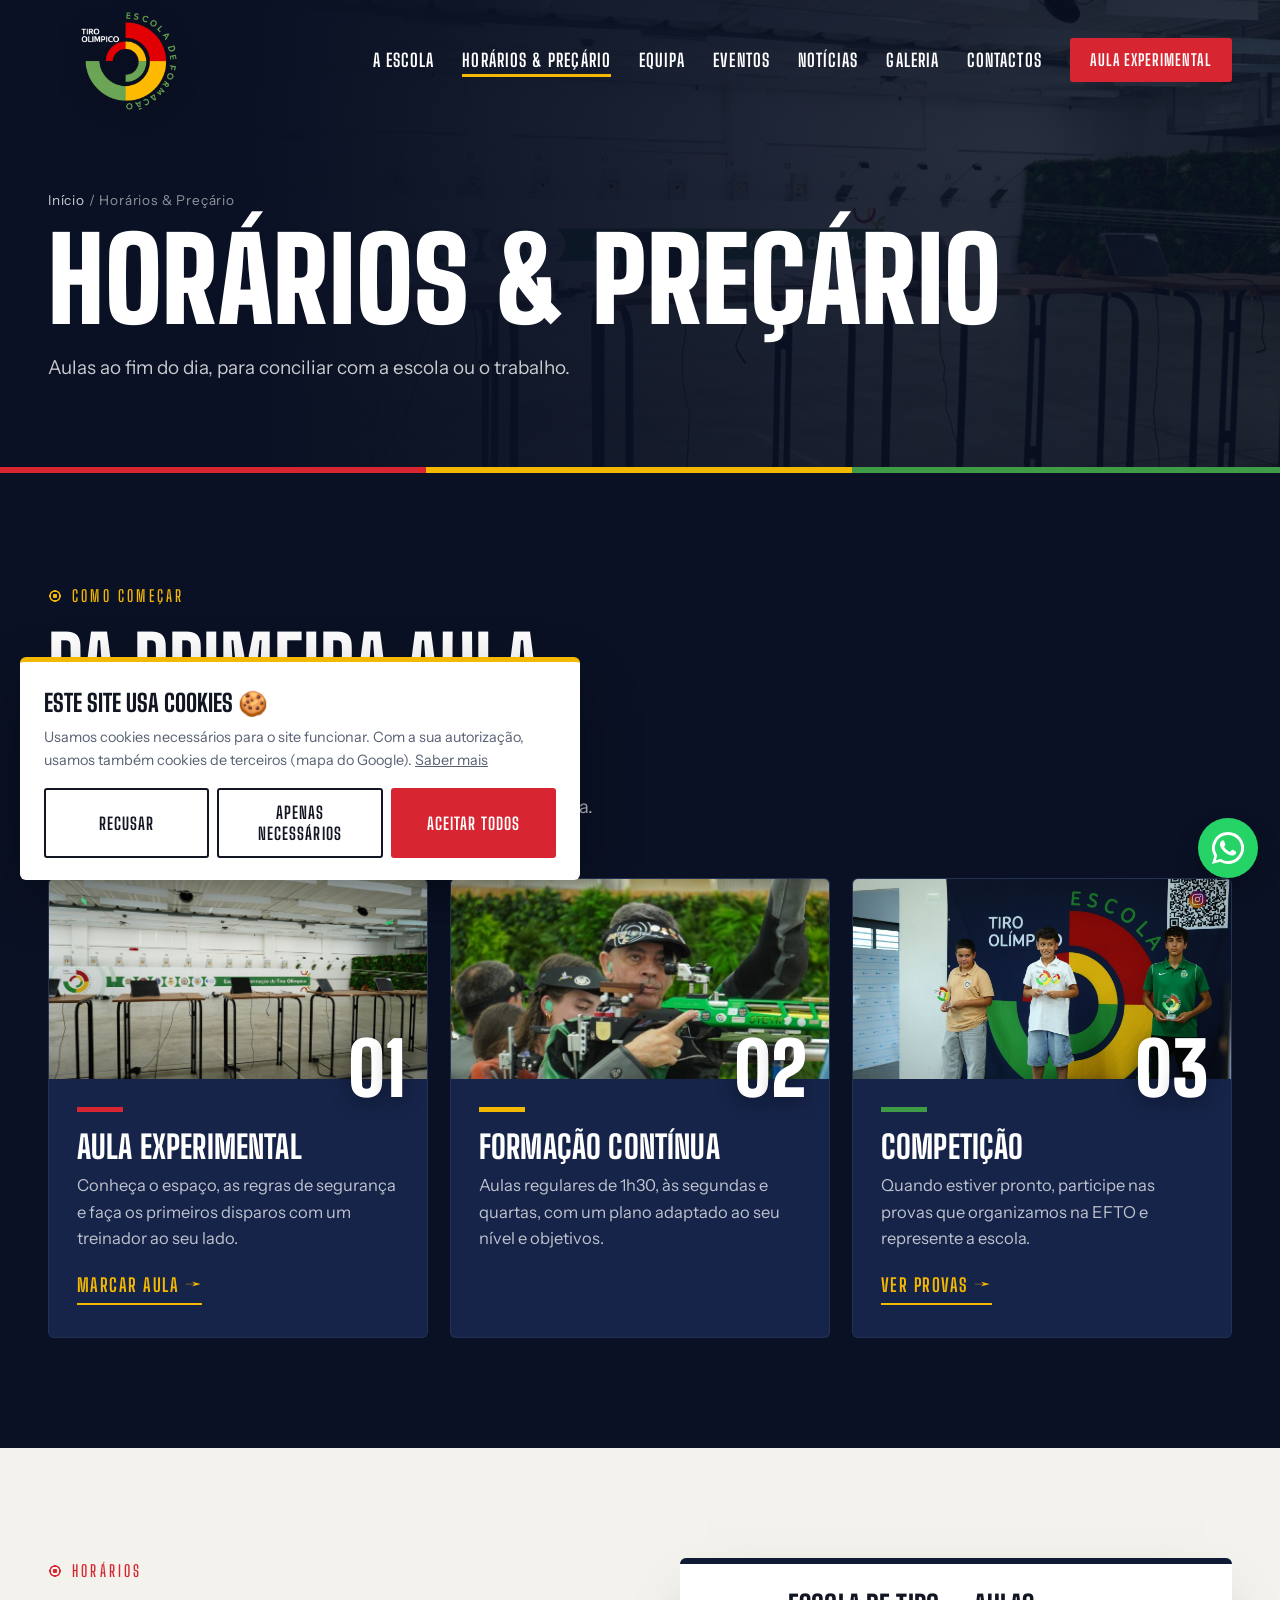
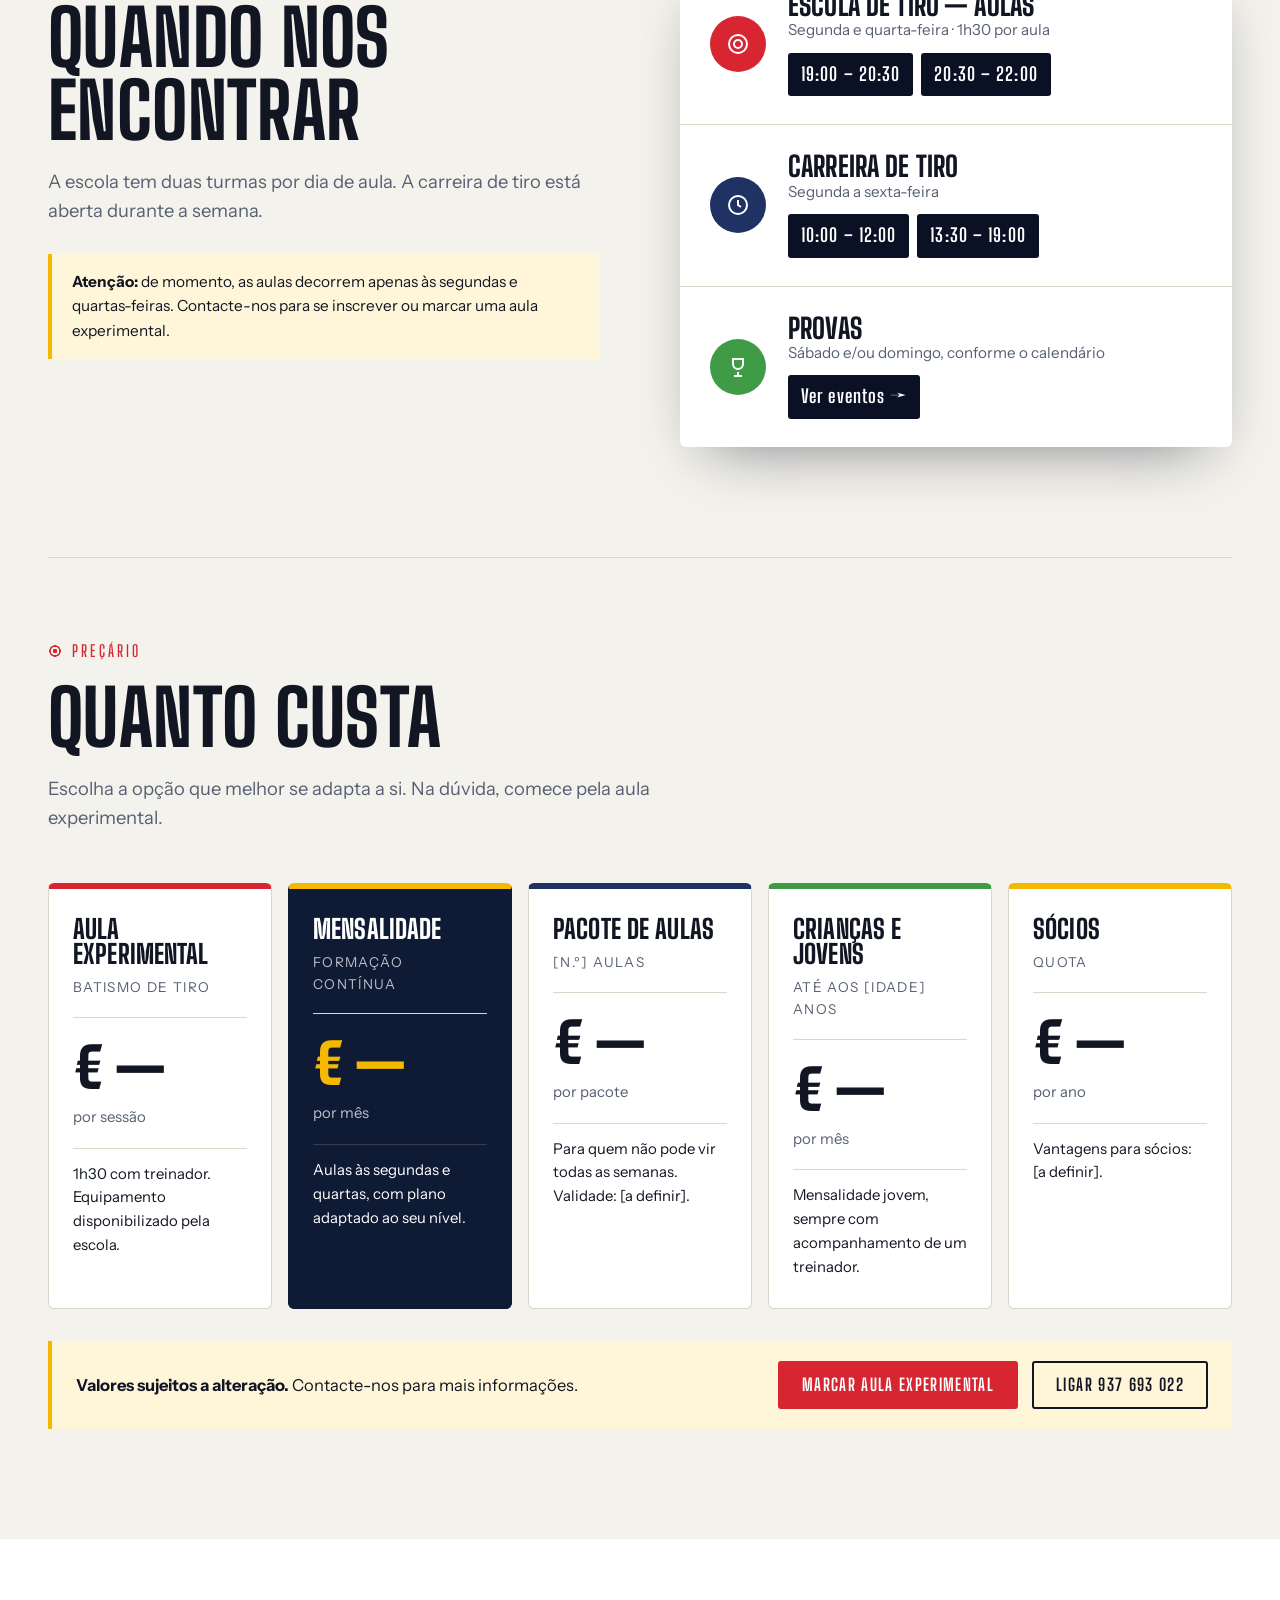
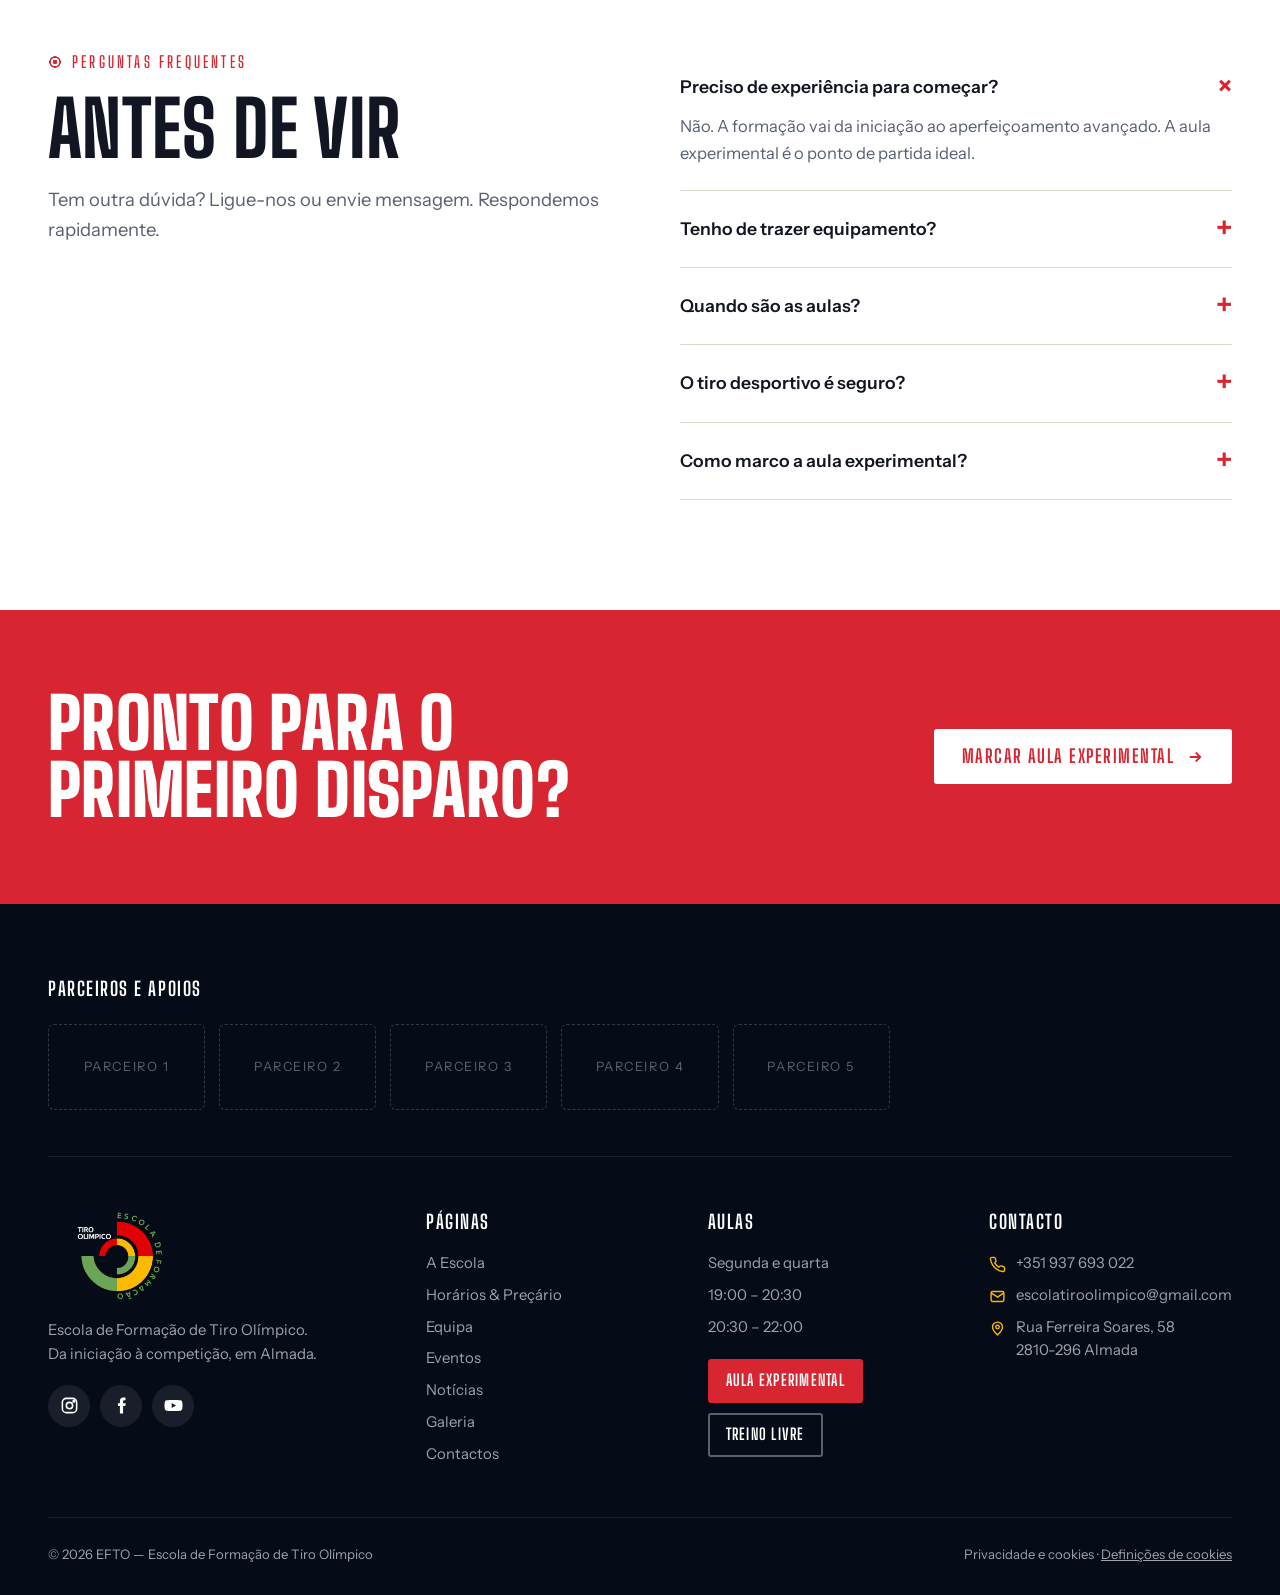
<file: aulas.html>
<!doctype html>
<html lang="pt-PT">
<head>
<meta charset="utf-8">
<meta name="viewport" content="width=device-width, initial-scale=1">
<meta name="theme-color" content="#0a1124">
<title>Horários &amp; Preçário · EFTO | Tiro Olímpico em Almada</title>
<meta name="description" content="Aulas de tiro olímpico em Almada às segundas e quartas-feiras. Horários da escola, da carreira de tiro e das provas, e preçário. Marque a sua aula experimental.">
<link rel="icon" href="imagens/logos/logo.png">
<link rel="preconnect" href="https://fonts.googleapis.com"><link rel="preconnect" href="https://fonts.gstatic.com" crossorigin>
<link href="https://fonts.googleapis.com/css2?family=Big+Shoulders+Display:wght@600;700;800;900&family=Instrument+Sans:wght@400;500;600;700&display=swap" rel="stylesheet">
<link rel="stylesheet" href="css/estilo.css?v=20">
</head>
<body>

<section class="topo-pag">
  <div class="fundo" style="background-image:url(imagens/aulas/topo-fundo.jpg)"></div>
  <div class="wrap">
    <div class="migalhas"><a href="index.html">Início</a> / Horários &amp; Preçário</div>
    <h1>Horários &amp; Preçário</h1>
    <p>Aulas ao fim do dia, para conciliar com a escola ou o trabalho.</p>
  </div>
  <div class="tricolor"></div>
</section>

<section class="sec escuro">
  <div class="wrap">
    <span class="etiqueta">Como começar</span>
    <h2>Da primeira aula<br>ao pódio</h2>
    <p class="lead">Não precisa de experiência anterior. Acompanhamos cada etapa.</p>
    <div class="passos">
      <a class="passo passo-link rv" href="contactos.html#form"><img loading="lazy" src="imagens/aulas/passo-1-aula-experimental.jpg" alt="Postos de tiro"><div class="corpo"><div class="barra" style="background:var(--vermelho)"></div><h3>Aula experimental</h3><p>Conheça o espaço, as regras de segurança e faça os primeiros disparos com um treinador ao seu lado.</p><span class="passo-cta">Marcar aula →</span></div></a>
      <div class="passo rv"><img loading="lazy" src="imagens/aulas/passo-2-formacao-continua.jpg" alt="Atleta em treino" style="object-position:center 30%"><div class="corpo"><div class="barra" style="background:var(--amarelo)"></div><h3>Formação contínua</h3><p>Aulas regulares de 1h30, às segundas e quartas, com um plano adaptado ao seu nível e objetivos.</p></div></div>
      <a class="passo passo-link rv" href="eventos.html"><img loading="lazy" src="imagens/aulas/passo-3-competicao.jpg" alt="Atletas premiados"><div class="corpo"><div class="barra" style="background:var(--verde)"></div><h3>Competição</h3><p>Quando estiver pronto, participe nas provas que organizamos na EFTO e represente a escola.</p><span class="passo-cta">Ver provas →</span></div></a>
    </div>
  </div>
</section>

<section class="sec" id="horarios">
  <div class="wrap duas-col" style="align-items:start">
    <div class="rv">
      <span class="etiqueta">Horários</span>
      <h2>Quando nos encontrar</h2>
      <p class="lead">A escola tem duas turmas por dia de aula. A carreira de tiro está aberta durante a semana.</p>
      <div class="aviso"><b>Atenção:</b> de momento, as aulas decorrem apenas às segundas e quartas-feiras. Contacte-nos para se inscrever ou marcar uma aula experimental.</div>
    </div>
    <div class="quadro rv">
      <div class="linha-h"><span class="ic" style="background:var(--vermelho)"><svg width="24" height="24" viewBox="0 0 24 24" fill="none" stroke="#fff" stroke-width="2"><circle cx="12" cy="12" r="9"/><circle cx="12" cy="12" r="4"/></svg></span>
        <div><h3>Escola de Tiro — Aulas</h3><div class="dias">Segunda e quarta-feira · 1h30 por aula</div><div class="chips"><span class="chip">19:00 – 20:30</span><span class="chip">20:30 – 22:00</span></div></div></div>
      <div class="linha-h"><span class="ic" style="background:var(--navy-700)"><svg width="24" height="24" viewBox="0 0 24 24" fill="none" stroke="#fff" stroke-width="2"><circle cx="12" cy="12" r="9"/><path d="M12 7v5l3 2"/></svg></span>
        <div><h3>Carreira de Tiro</h3><div class="dias">Segunda a sexta-feira</div><div class="chips"><span class="chip">10:00 – 12:00</span><span class="chip">13:30 – 19:00</span></div></div></div>
      <div class="linha-h"><span class="ic" style="background:var(--verde)"><svg width="24" height="24" viewBox="0 0 24 24" fill="none" stroke="#fff" stroke-width="2"><path d="M8 21h8M12 17v4M7 4h10v5a5 5 0 0 1-10 0z"/></svg></span>
        <div><h3>Provas</h3><div class="dias">Sábado e/ou domingo, conforme o calendário</div><div class="chips"><a class="chip" href="eventos.html" style="text-decoration:none">Ver eventos →</a></div></div></div>
    </div>
  </div>
</section>

<!-- PREÇÁRIO — substitua "€ —" pelos valores reais -->
<section class="sec" id="precario">
  <div class="wrap">
    <div>
      <span class="etiqueta">Preçário</span>
      <h2>Quanto custa</h2>
      <p class="lead">Escolha a opção que melhor se adapta a si. Na dúvida, comece pela aula experimental.</p>
    </div>
    <div class="precos">
      <div class="preco rv" style="--c:var(--vermelho)">
        <h3>Aula experimental</h3><span class="sub">Batismo de tiro</span>
        <span class="valor">€ —</span><span class="per">por sessão</span>
        <p class="det">1h30 com treinador. Equipamento disponibilizado pela escola.</p>
      </div>
      <div class="preco destaque rv">
        <h3>Mensalidade</h3><span class="sub">Formação contínua</span>
        <span class="valor">€ —</span><span class="per">por mês</span>
        <p class="det">Aulas às segundas e quartas, com plano adaptado ao seu nível.</p>
      </div>
      <div class="preco rv" style="--c:var(--navy-700)">
        <h3>Pacote de aulas</h3><span class="sub">[N.º] aulas</span>
        <span class="valor">€ —</span><span class="per">por pacote</span>
        <p class="det">Para quem não pode vir todas as semanas. Validade: [a definir].</p>
      </div>
      <div class="preco rv" style="--c:var(--verde)">
        <h3>Crianças e jovens</h3><span class="sub">Até aos [idade] anos</span>
        <span class="valor">€ —</span><span class="per">por mês</span>
        <p class="det">Mensalidade jovem, sempre com acompanhamento de um treinador.</p>
      </div>
      <div class="preco rv" style="--c:var(--amarelo)">
        <h3>Sócios</h3><span class="sub">Quota</span>
        <span class="valor">€ —</span><span class="per">por ano</span>
        <p class="det">Vantagens para sócios: [a definir].</p>
      </div>
    </div>
    <div class="preco-nota">
      <p><b>Valores sujeitos a alteração.</b> Contacte-nos para mais informações.</p>
      <div class="acoes">
        <a href="contactos.html#form" class="btn btn-pri">Marcar aula experimental</a>
        <a href="tel:+351937693022" class="btn btn-esc">Ligar 937 693 022</a>
      </div>
    </div>
  </div>
</section>

<section class="sec branco" id="faq">
  <div class="wrap duas-col" style="align-items:start">
    <div><span class="etiqueta">Perguntas frequentes</span><h2>Antes de vir</h2><p class="lead">Tem outra dúvida? Ligue-nos ou envie mensagem. Respondemos rapidamente.</p></div>
    <div>
      <details open><summary>Preciso de experiência para começar?</summary><p>Não. A formação vai da iniciação ao aperfeiçoamento avançado. A aula experimental é o ponto de partida ideal.</p></details>
      <details><summary>Tenho de trazer equipamento?</summary><p>Para começar, não. A escola disponibiliza o equipamento necessário durante as aulas. Mais tarde, o treinador ajuda-o a escolher o seu.</p></details>
      <details><summary>Quando são as aulas?</summary><p>Às segundas e quartas-feiras, em duas turmas: 19:00–20:30 e 20:30–22:00. Cada aula dura 1h30.</p></details>
      <details><summary>O tiro desportivo é seguro?</summary><p>Sim. Todas as atividades decorrem numa carreira de tiro preparada para o efeito, com regras de segurança rigorosas e sempre com supervisão de treinadores.</p></details>
      <details><summary>Como marco a aula experimental?</summary><p>Preencha o <a href="contactos.html#form">formulário</a>, ligue para o 937 693 022 ou envie-nos mensagem pelo WhatsApp ou Instagram.</p></details>
    </div>
  </div>
</section>

<script src="js/site.js?v=14"></script>
</body>
</html>
</file>
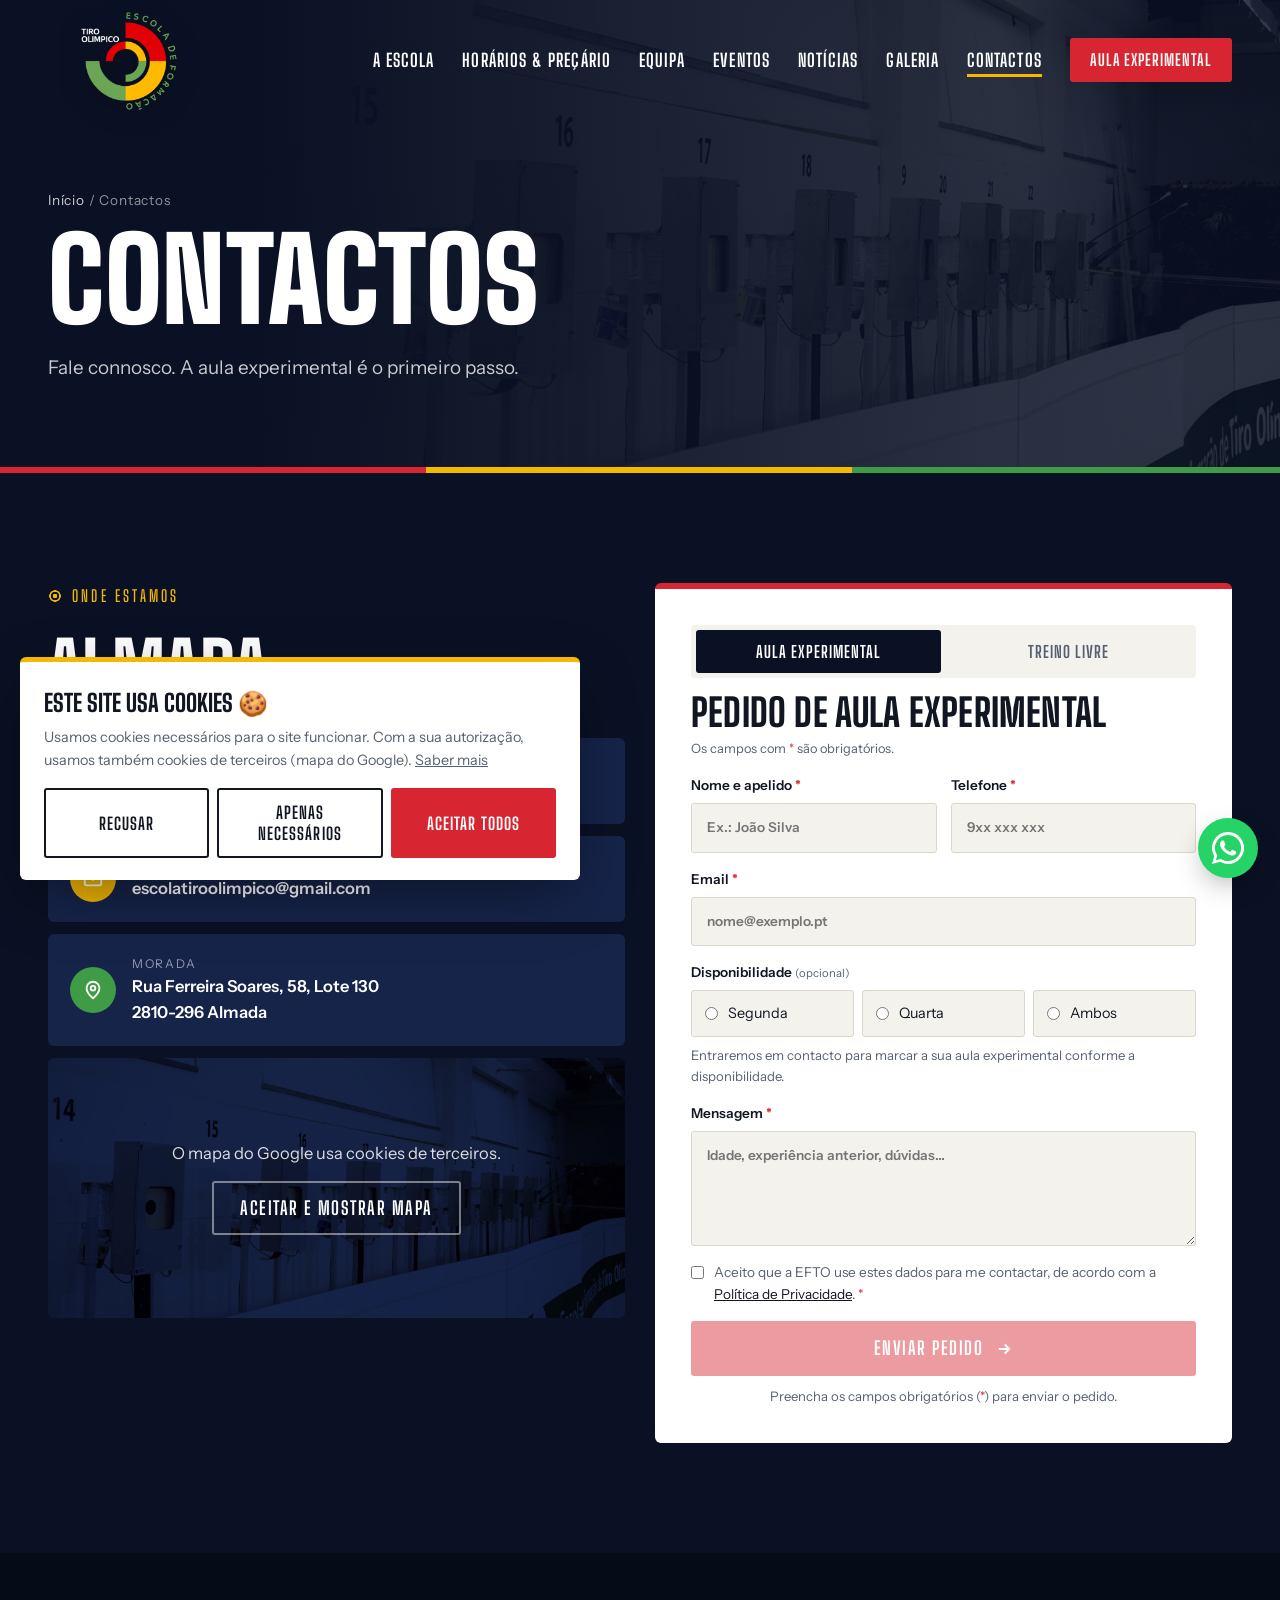
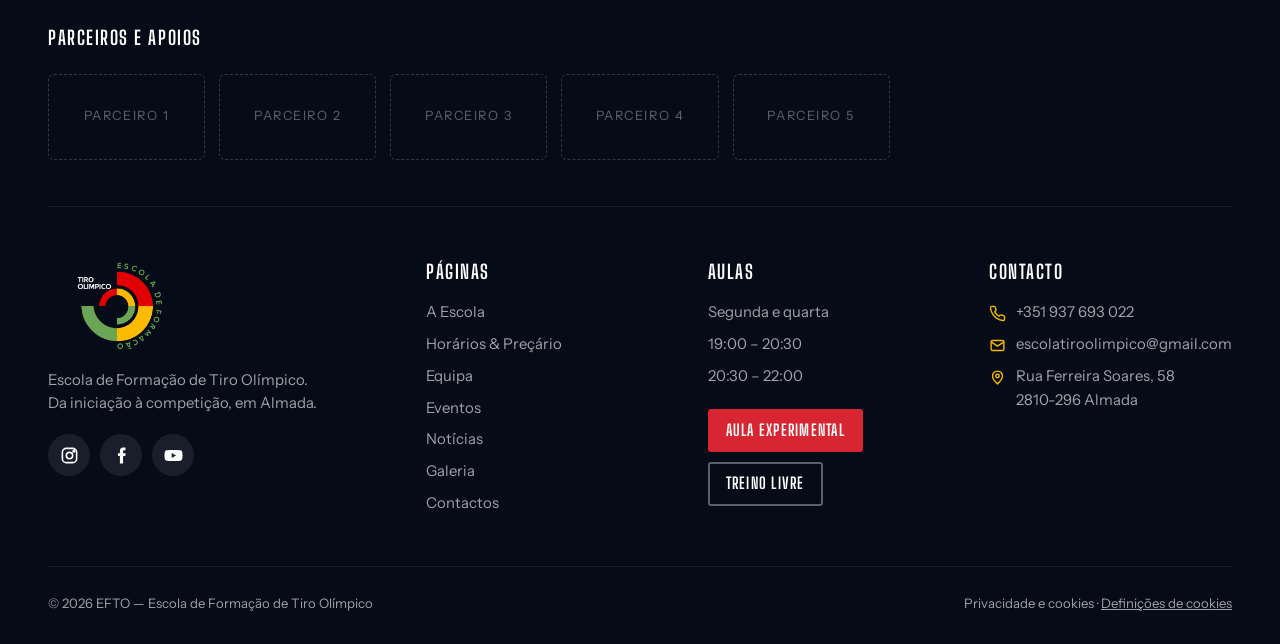
<file: contactos.html>
<!doctype html>
<html lang="pt-PT">
<head>
<meta charset="utf-8">
<meta name="viewport" content="width=device-width, initial-scale=1">
<meta name="theme-color" content="#0a1124">
<title>Contactos · EFTO | Tiro Olímpico em Almada</title>
<meta name="description" content="Contacte a Escola de Formação de Tiro Olímpico em Almada e marque a sua aula experimental. Telefone 937 693 022.">
<link rel="icon" href="imagens/logos/logo.png">
<link rel="preconnect" href="https://fonts.googleapis.com"><link rel="preconnect" href="https://fonts.gstatic.com" crossorigin>
<link href="https://fonts.googleapis.com/css2?family=Big+Shoulders+Display:wght@600;700;800;900&family=Instrument+Sans:wght@400;500;600;700&display=swap" rel="stylesheet">
<link rel="stylesheet" href="css/estilo.css?v=20">
</head>
<body data-sem-cta>

<section class="topo-pag">
  <div class="fundo" style="background-image:url(imagens/contactos/topo-fundo.jpg)"></div>
  <div class="wrap">
    <div class="migalhas"><a href="index.html">Início</a> / Contactos</div>
    <h1>Contactos</h1>
    <p>Fale connosco. A aula experimental é o primeiro passo.</p>
  </div>
  <div class="tricolor"></div>
</section>

<section class="sec escuro">
  <div class="wrap ct-grid">
    <div class="ct-info">
      <span class="etiqueta">Onde estamos</span>
      <h2 style="margin:12px 0 20px">Almada</h2>
      <a class="ct-item" href="tel:+351937693022"><span class="ic" style="background:var(--vermelho)"><svg width="22" height="22" viewBox="0 0 24 24" fill="none" stroke="#fff" stroke-width="2"><path d="M22 16.9v3a2 2 0 0 1-2.2 2 19.8 19.8 0 0 1-8.6-3.1 19.5 19.5 0 0 1-6-6A19.8 19.8 0 0 1 2.1 4.2 2 2 0 0 1 4.1 2h3a2 2 0 0 1 2 1.7c.1.9.4 1.8.7 2.7a2 2 0 0 1-.5 2.1L8 9.8a16 16 0 0 0 6 6l1.3-1.3a2 2 0 0 1 2.1-.4c.9.3 1.8.6 2.7.7a2 2 0 0 1 1.7 2z"/></svg></span><span><small>Telefone</small><b>+351 937 693 022</b></span></a>
      <a class="ct-item" href="mailto:escolatiroolimpico@gmail.com"><span class="ic" style="background:var(--amarelo)"><svg width="22" height="22" viewBox="0 0 24 24" fill="none" stroke="#fff" stroke-width="2"><rect x="3" y="5" width="18" height="14" rx="2"/><path d="m3 7 9 6 9-6"/></svg></span><span><small>Email</small><b>escolatiroolimpico@gmail.com</b></span></a>
      <a class="ct-item" href="https://maps.google.com/?q=Rua+Ferreira+Soares+58+2810-296+Almada" target="_blank" rel="noopener"><span class="ic" style="background:var(--verde)"><svg width="22" height="22" viewBox="0 0 24 24" fill="none" stroke="#fff" stroke-width="2"><path d="M12 21s-7-6-7-11a7 7 0 0 1 14 0c0 5-7 11-7 11z"/><circle cx="12" cy="10" r="2.5"/></svg></span><span><small>Morada</small><b>Rua Ferreira Soares, 58, Lote 130<br>2810-296 Almada</b></span></a>
      <div data-mapa="https://maps.google.com/maps?q=Rua%20Ferreira%20Soares%2058%2C%202810-296%20Almada&z=15&output=embed"></div>
    </div>
    <!-- Os campos com data-so="aula" ou data-so="treino" só aparecem nesse tipo de pedido (ver js/site.js) -->
    <form id="form" novalidate>
      <h3>Pedido de aula experimental</h3>
      <p class="obrig-nota">Os campos com <span class="obrig">*</span> são obrigatórios.</p>
      <div class="duas">
        <label><span>Nome e apelido <span class="obrig">*</span></span><input name="nome" required autocomplete="name" placeholder="Ex.: João Silva"></label>
        <label><span>Telefone <span class="obrig">*</span></span><input name="tel" type="tel" required autocomplete="tel" placeholder="9xx xxx xxx"></label>
      </div>
      <label><span>Email <span class="obrig">*</span></span><input name="email" type="email" required autocomplete="email" placeholder="nome@exemplo.pt"></label>
      <div class="duas" data-so="treino">
        <label><span>Número de atleta (Federação) <span class="obrig">*</span></span><input name="federacao" required inputmode="numeric" placeholder="Ex.: 12345"></label>
        <label><span>Clube <small class="opc">(opcional)</small></span><input name="clube" placeholder="O seu clube"></label>
      </div>
      <fieldset class="disp" data-so="aula">
        <legend>Disponibilidade <small class="opc">(opcional)</small></legend>
        <div class="disp-opcoes">
          <label><input type="radio" name="disp" value="Segunda"> Segunda</label>
          <label><input type="radio" name="disp" value="Quarta"> Quarta</label>
          <label><input type="radio" name="disp" value="Ambos (segunda e quarta)"> Ambos</label>
        </div>
        <p class="nota">Entraremos em contacto para marcar a sua aula experimental conforme a disponibilidade.</p>
      </fieldset>
      <label><span class="rotulo-msg">Mensagem</span><textarea name="msg" rows="4" placeholder="Idade, experiência anterior, dúvidas…"></textarea></label>
      <input type="text" name="_honey" tabindex="-1" autocomplete="off" style="position:absolute;left:-9999px" aria-hidden="true">
      <label class="consent"><input type="checkbox" name="consent" required> <span>Aceito que a EFTO use estes dados para me contactar, de acordo com a <a href="privacidade.html">Política de Privacidade</a>. <span class="obrig">*</span></span></label>
      <button class="btn btn-pri" type="submit">Enviar pedido <svg viewBox="0 0 24 24" fill="none" stroke="currentColor" stroke-width="2.4"><path d="M5 12h14M13 6l6 6-6 6"/></svg></button>
      <p class="falta-preencher" id="faltaPreencher">Preencha os campos obrigatórios (<span class="obrig">*</span>) para enviar o pedido.</p>
      <p id="estadoForm" class="estado" role="status" aria-live="polite"></p>
    </form>
  </div>
</section>

<script src="js/site.js?v=14"></script>
</body>
</html>
</file>
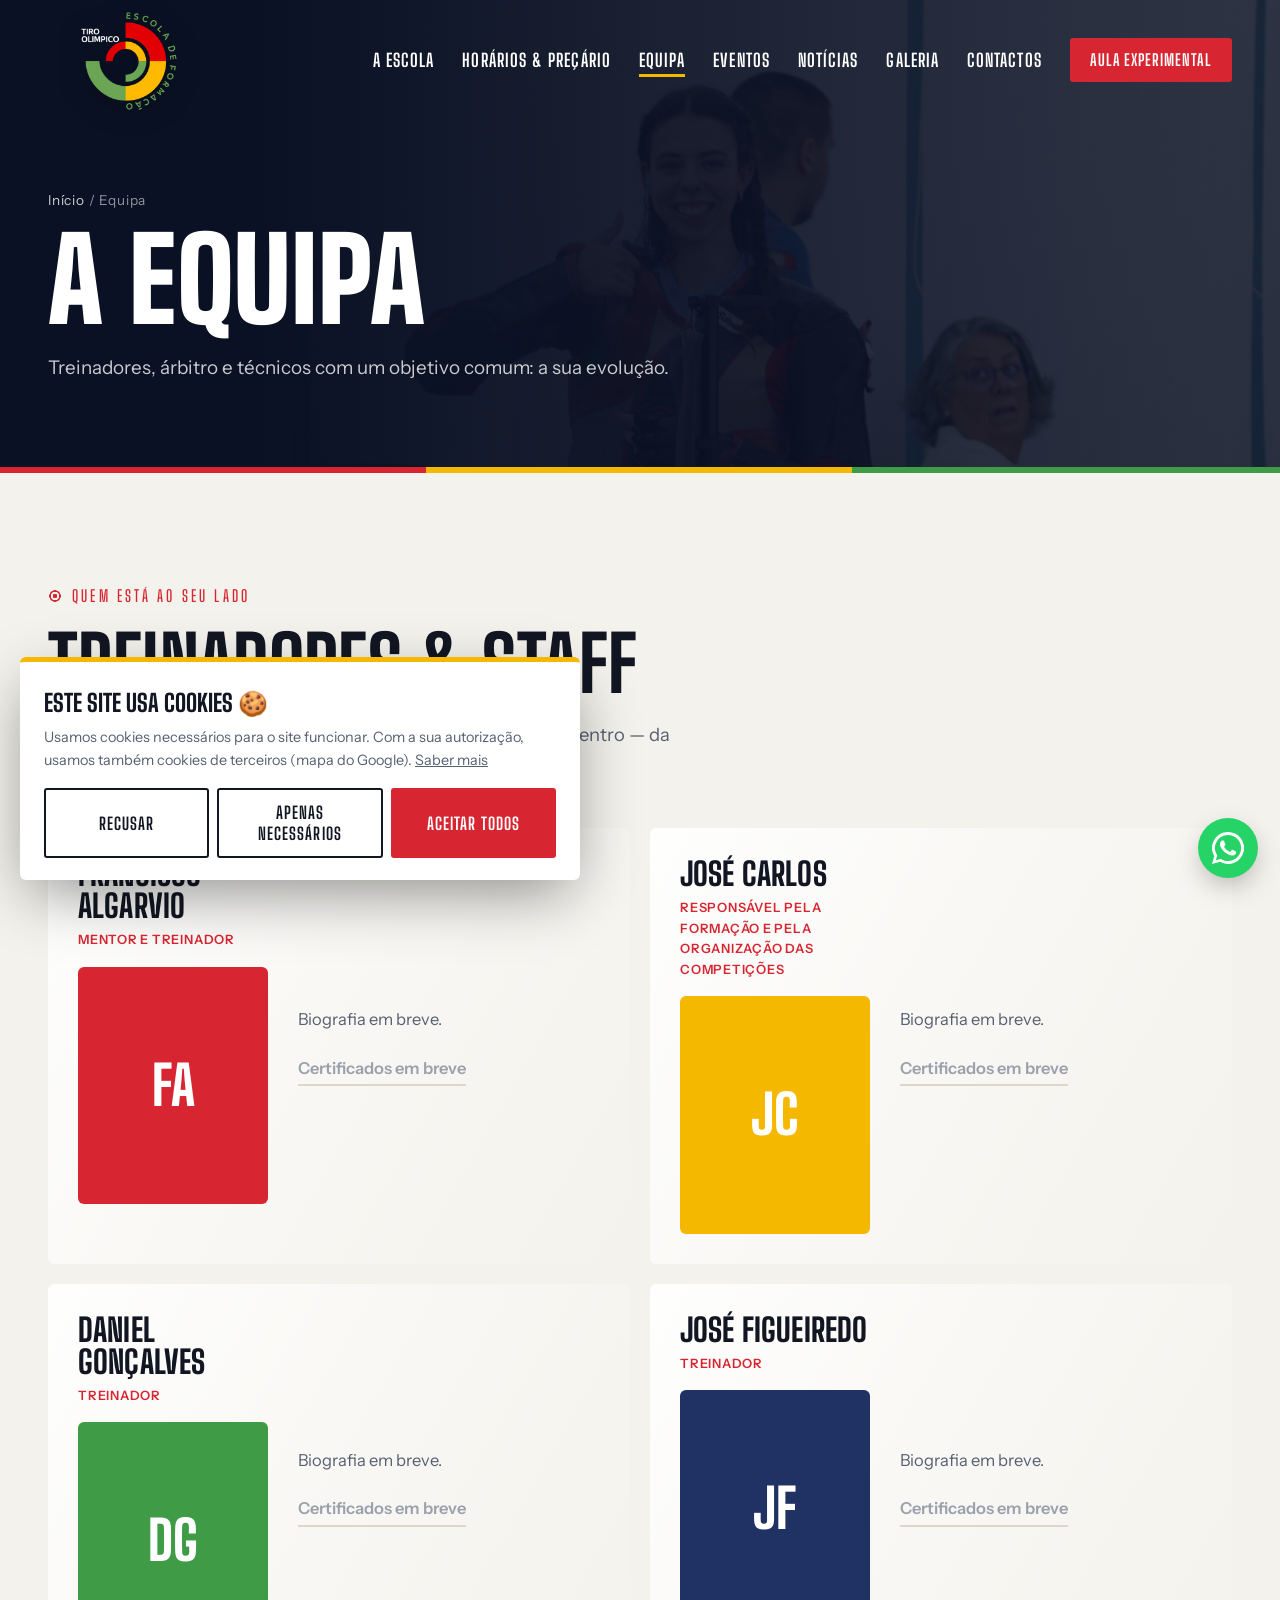
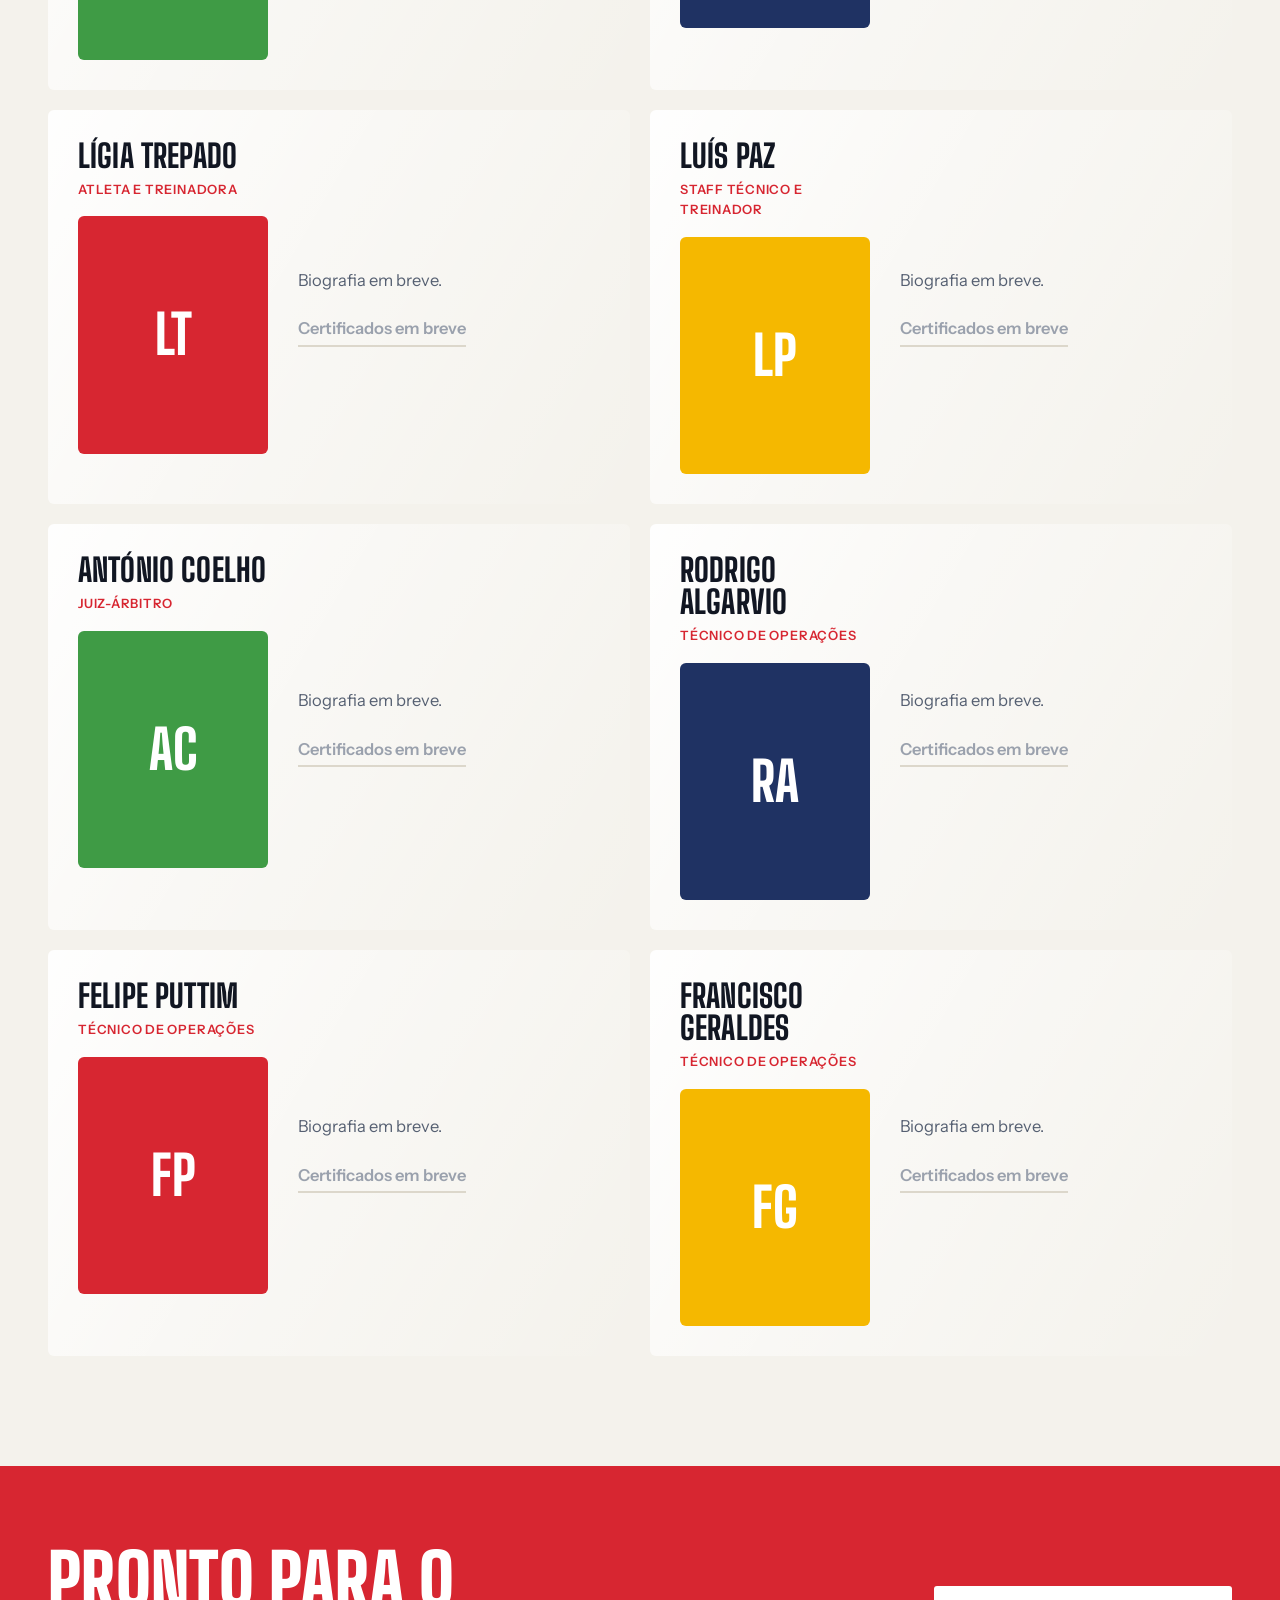
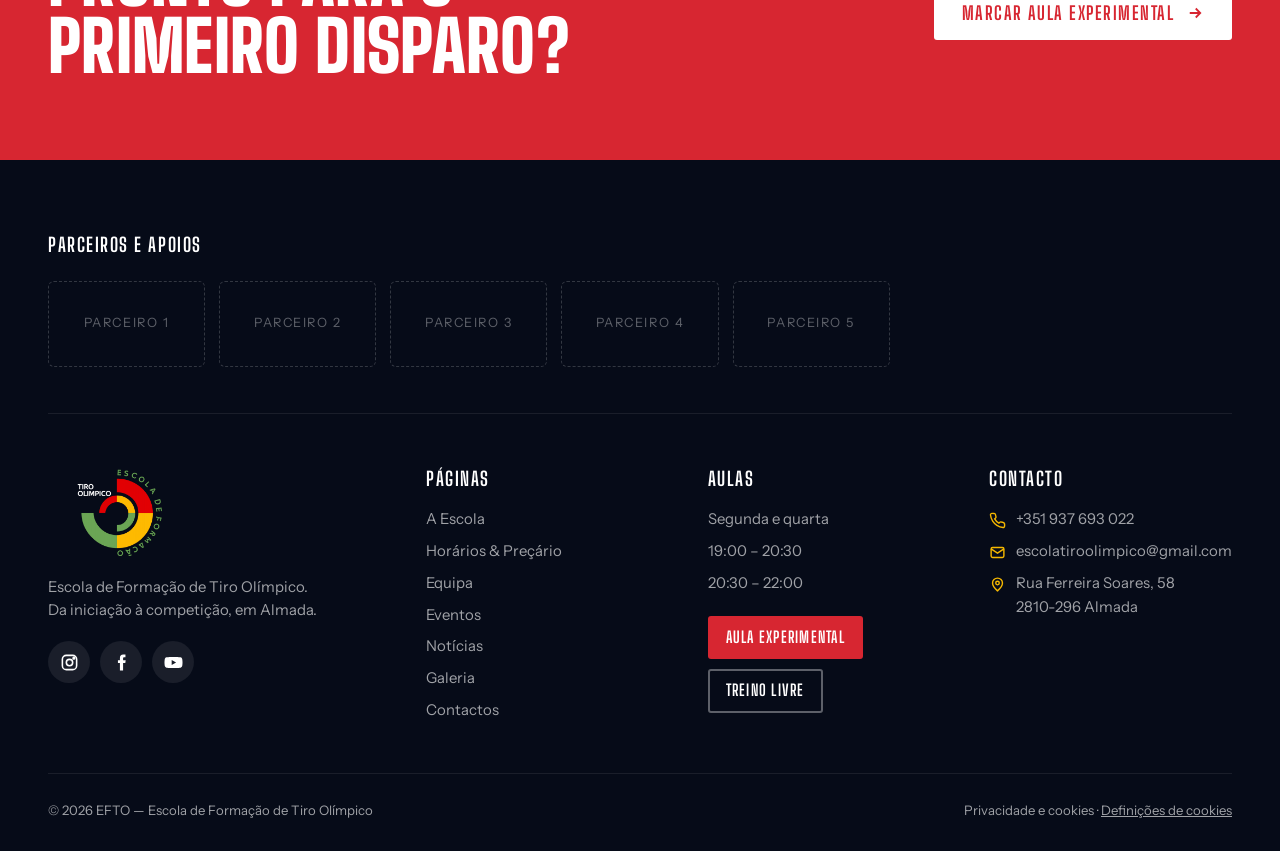
<file: equipa.html>
<!doctype html>
<html lang="pt-PT">
<head>
<meta charset="utf-8">
<meta name="viewport" content="width=device-width, initial-scale=1">
<meta name="theme-color" content="#0a1124">
<title>Equipa · EFTO | Tiro Olímpico em Almada</title>
<meta name="description" content="Conheça os treinadores, árbitro e técnicos da Escola de Formação de Tiro Olímpico.">
<link rel="icon" href="imagens/logos/logo.png">
<link rel="preconnect" href="https://fonts.googleapis.com"><link rel="preconnect" href="https://fonts.gstatic.com" crossorigin>
<link href="https://fonts.googleapis.com/css2?family=Big+Shoulders+Display:wght@600;700;800;900&family=Instrument+Sans:wght@400;500;600;700&display=swap" rel="stylesheet">
<link rel="stylesheet" href="css/estilo.css?v=20">
</head>
<body>

<section class="topo-pag">
  <div class="fundo" style="background-image:url(imagens/equipa/topo-fundo.jpg);background-position:54% 5%"></div>
  <div class="wrap">
    <div class="migalhas"><a href="index.html">Início</a> / Equipa</div>
    <h1>A Equipa</h1>
    <p>Treinadores, árbitro e técnicos com um objetivo comum: a sua evolução.</p>
  </div>
  <div class="tricolor"></div>
</section>

<section class="sec">
  <div class="wrap">
    <span class="etiqueta">Quem está ao seu lado</span>
    <h2>Treinadores &amp; staff</h2>
    <p class="lead">Cada aula é acompanhada por quem conhece o desporto por dentro — da formação à organização das provas.</p>
    <div class="equipa-grid" id="equipaGrid"></div>
  </div>
</section>

<script src="js/site.js?v=14"></script>
</body>
</html>
</file>
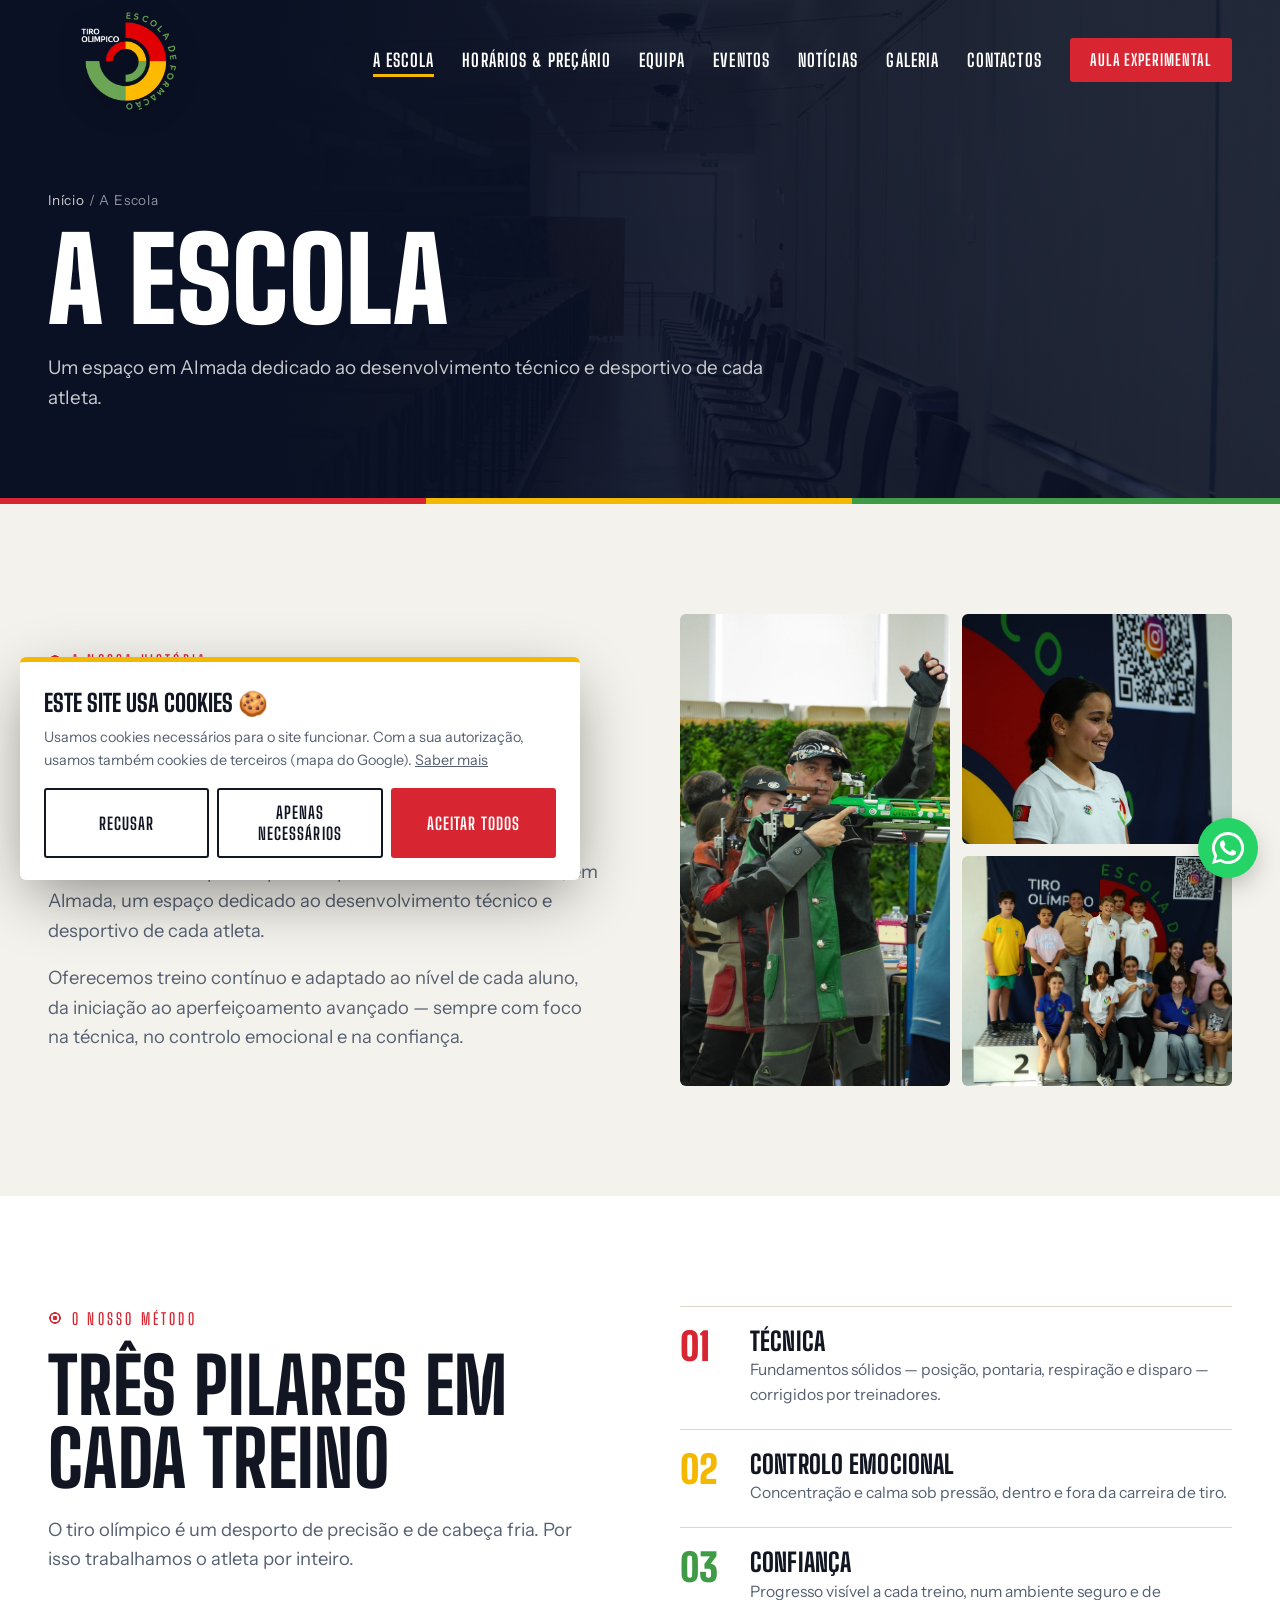
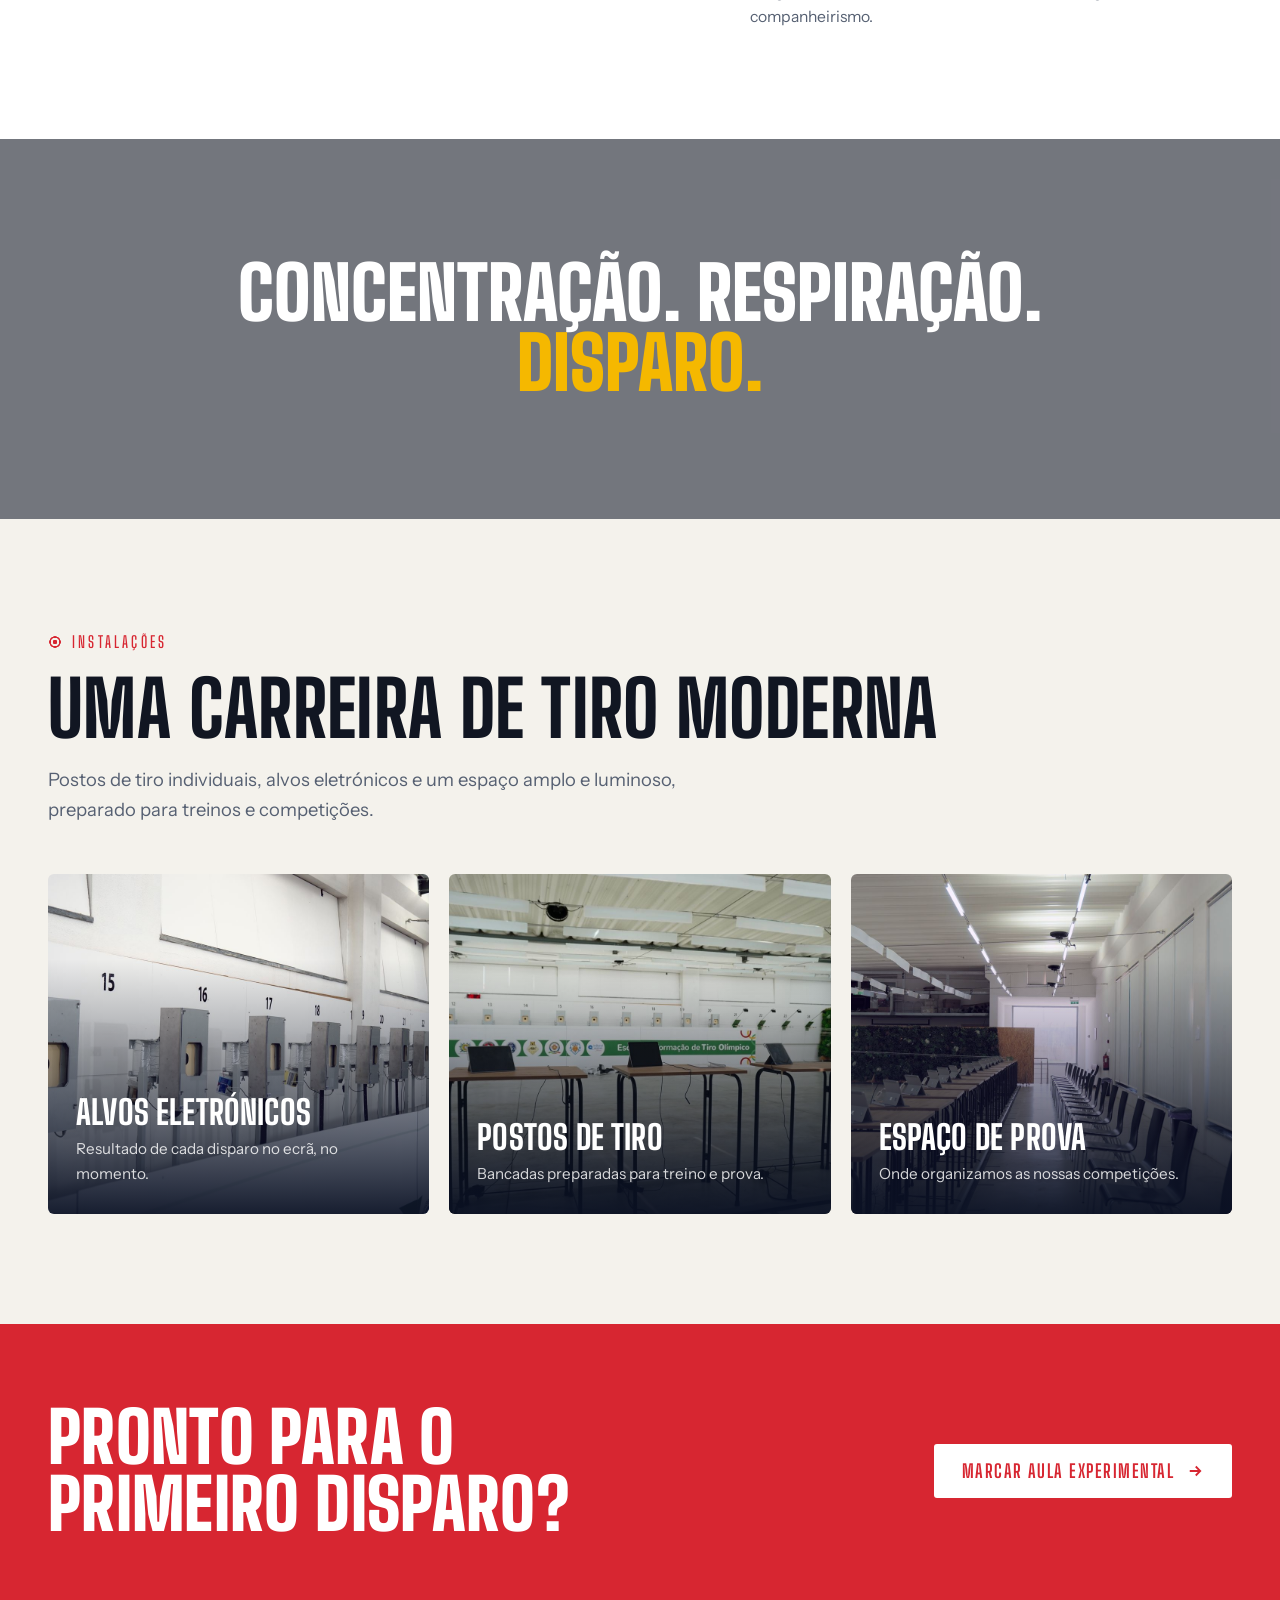
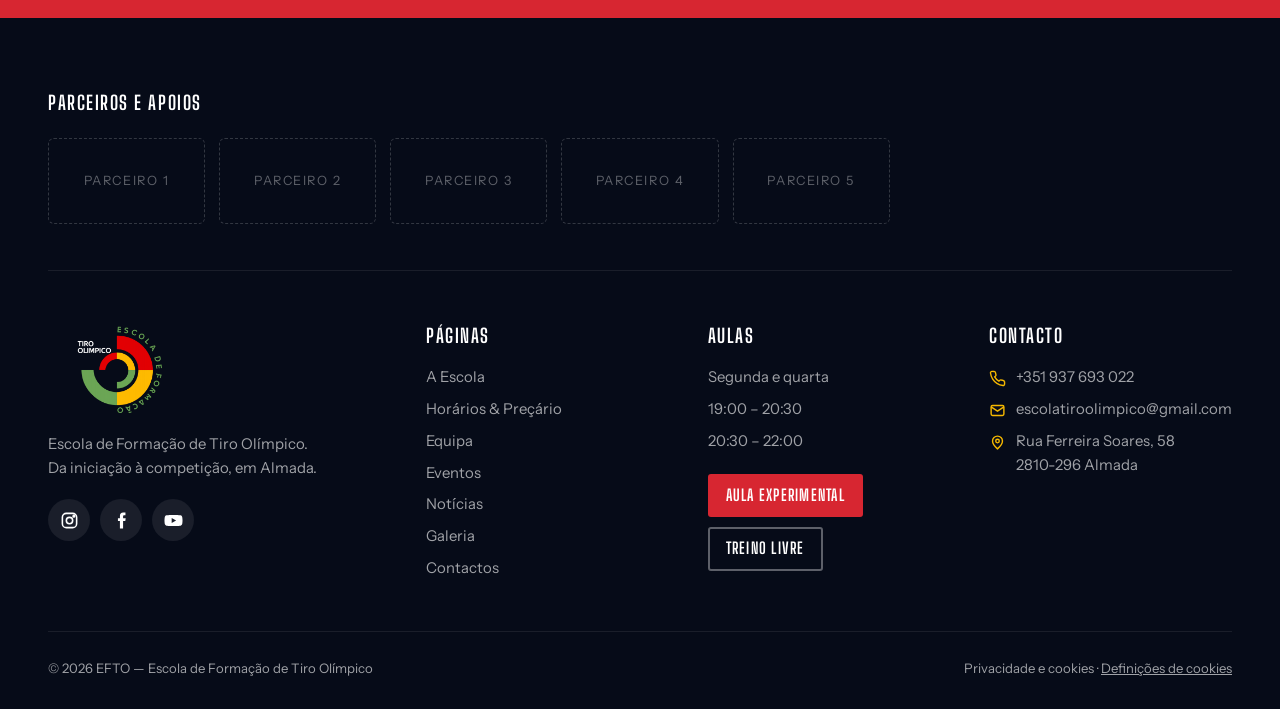
<file: escola.html>
<!doctype html>
<html lang="pt-PT">
<head>
<meta charset="utf-8">
<meta name="viewport" content="width=device-width, initial-scale=1">
<meta name="theme-color" content="#0a1124">
<title>A Escola · EFTO | Tiro Olímpico em Almada</title>
<meta name="description" content="Conheça a Escola de Formação de Tiro Olímpico: a nossa história, o método de treino e as instalações em Almada.">
<link rel="icon" href="imagens/logos/logo.png">
<link rel="preconnect" href="https://fonts.googleapis.com"><link rel="preconnect" href="https://fonts.gstatic.com" crossorigin>
<link href="https://fonts.googleapis.com/css2?family=Big+Shoulders+Display:wght@600;700;800;900&family=Instrument+Sans:wght@400;500;600;700&display=swap" rel="stylesheet">
<link rel="stylesheet" href="css/estilo.css?v=20">
</head>
<body>

<section class="topo-pag">
  <div class="fundo" style="background-image:url(imagens/escola/topo-fundo.jpg)"></div>
  <div class="wrap">
    <div class="migalhas"><a href="index.html">Início</a> / A Escola</div>
    <h1>A Escola</h1>
    <p>Um espaço em Almada dedicado ao desenvolvimento técnico e desportivo de cada atleta.</p>
  </div>
  <div class="tricolor"></div>
</section>

<section class="sec">
  <div class="wrap duas-col">
    <div class="rv">
      <span class="etiqueta">A nossa história</span>
      <h2>Nascida da paixão pelo tiro</h2>
      <p class="lead">A EFTO nasceu da paixão pelo desporto e da vontade de criar, em Almada, um espaço dedicado ao desenvolvimento técnico e desportivo de cada atleta.</p>
      <p class="lead" style="margin-top:18px">Oferecemos treino contínuo e adaptado ao nível de cada aluno, da iniciação ao aperfeiçoamento avançado — sempre com foco na técnica, no controlo emocional e na confiança.</p>
    </div>
    <div class="mosaico rv">
      <img loading="lazy" src="imagens/escola/mosaico-1-grande.jpg" alt="Atleta a apontar" style="object-position:center 30%">
      <img loading="lazy" src="imagens/escola/mosaico-2.jpg" alt="Atleta da escola" style="object-position:center 20%">
      <img loading="lazy" src="imagens/escola/mosaico-3.jpg" alt="Jovens atletas no pódio">
    </div>
  </div>
</section>

<section class="sec branco">
  <div class="wrap duas-col" style="align-items:start">
    <div class="rv">
      <span class="etiqueta">O nosso método</span>
      <h2>Três pilares em cada treino</h2>
      <p class="lead">O tiro olímpico é um desporto de precisão e de cabeça fria. Por isso trabalhamos o atleta por inteiro.</p>
    </div>
    <div class="valores rv" style="margin-top:0">
      <div class="valor"><span class="num" style="color:var(--vermelho)">01</span><div><h3>Técnica</h3><p>Fundamentos sólidos — posição, pontaria, respiração e disparo — corrigidos por treinadores.</p></div></div>
      <div class="valor"><span class="num" style="color:var(--amarelo)">02</span><div><h3>Controlo emocional</h3><p>Concentração e calma sob pressão, dentro e fora da carreira de tiro.</p></div></div>
      <div class="valor"><span class="num" style="color:var(--verde)">03</span><div><h3>Confiança</h3><p>Progresso visível a cada treino, num ambiente seguro e de companheirismo.</p></div></div>
    </div>
  </div>
</section>

<div class="panorama"><p>Concentração. Respiração.<br><span>Disparo.</span></p></div>

<section class="sec">
  <div class="wrap">
    <span class="etiqueta">Instalações</span>
    <h2>Uma carreira de tiro moderna</h2>
    <p class="lead">Postos de tiro individuais, alvos eletrónicos e um espaço amplo e luminoso, preparado para treinos e competições.</p>
    <div class="ev-grid">
      <div class="ev rv"><img loading="lazy" src="imagens/escola/instalacoes-1-alvos.jpg" alt="Alvos eletrónicos"><h3>Alvos eletrónicos</h3><p>Resultado de cada disparo no ecrã, no momento.</p></div>
      <div class="ev rv"><img loading="lazy" src="imagens/escola/instalacoes-2-postos.jpg" alt="Postos de tiro"><h3>Postos de tiro</h3><p>Bancadas preparadas para treino e prova.</p></div>
      <div class="ev rv"><img loading="lazy" src="imagens/escola/instalacoes-3-espaco-prova.jpg" alt="Sala de competição"><h3>Espaço de prova</h3><p>Onde organizamos as nossas competições.</p></div>
    </div>
  </div>
</section>

<script src="js/site.js?v=14"></script>
</body>
</html>
</file>
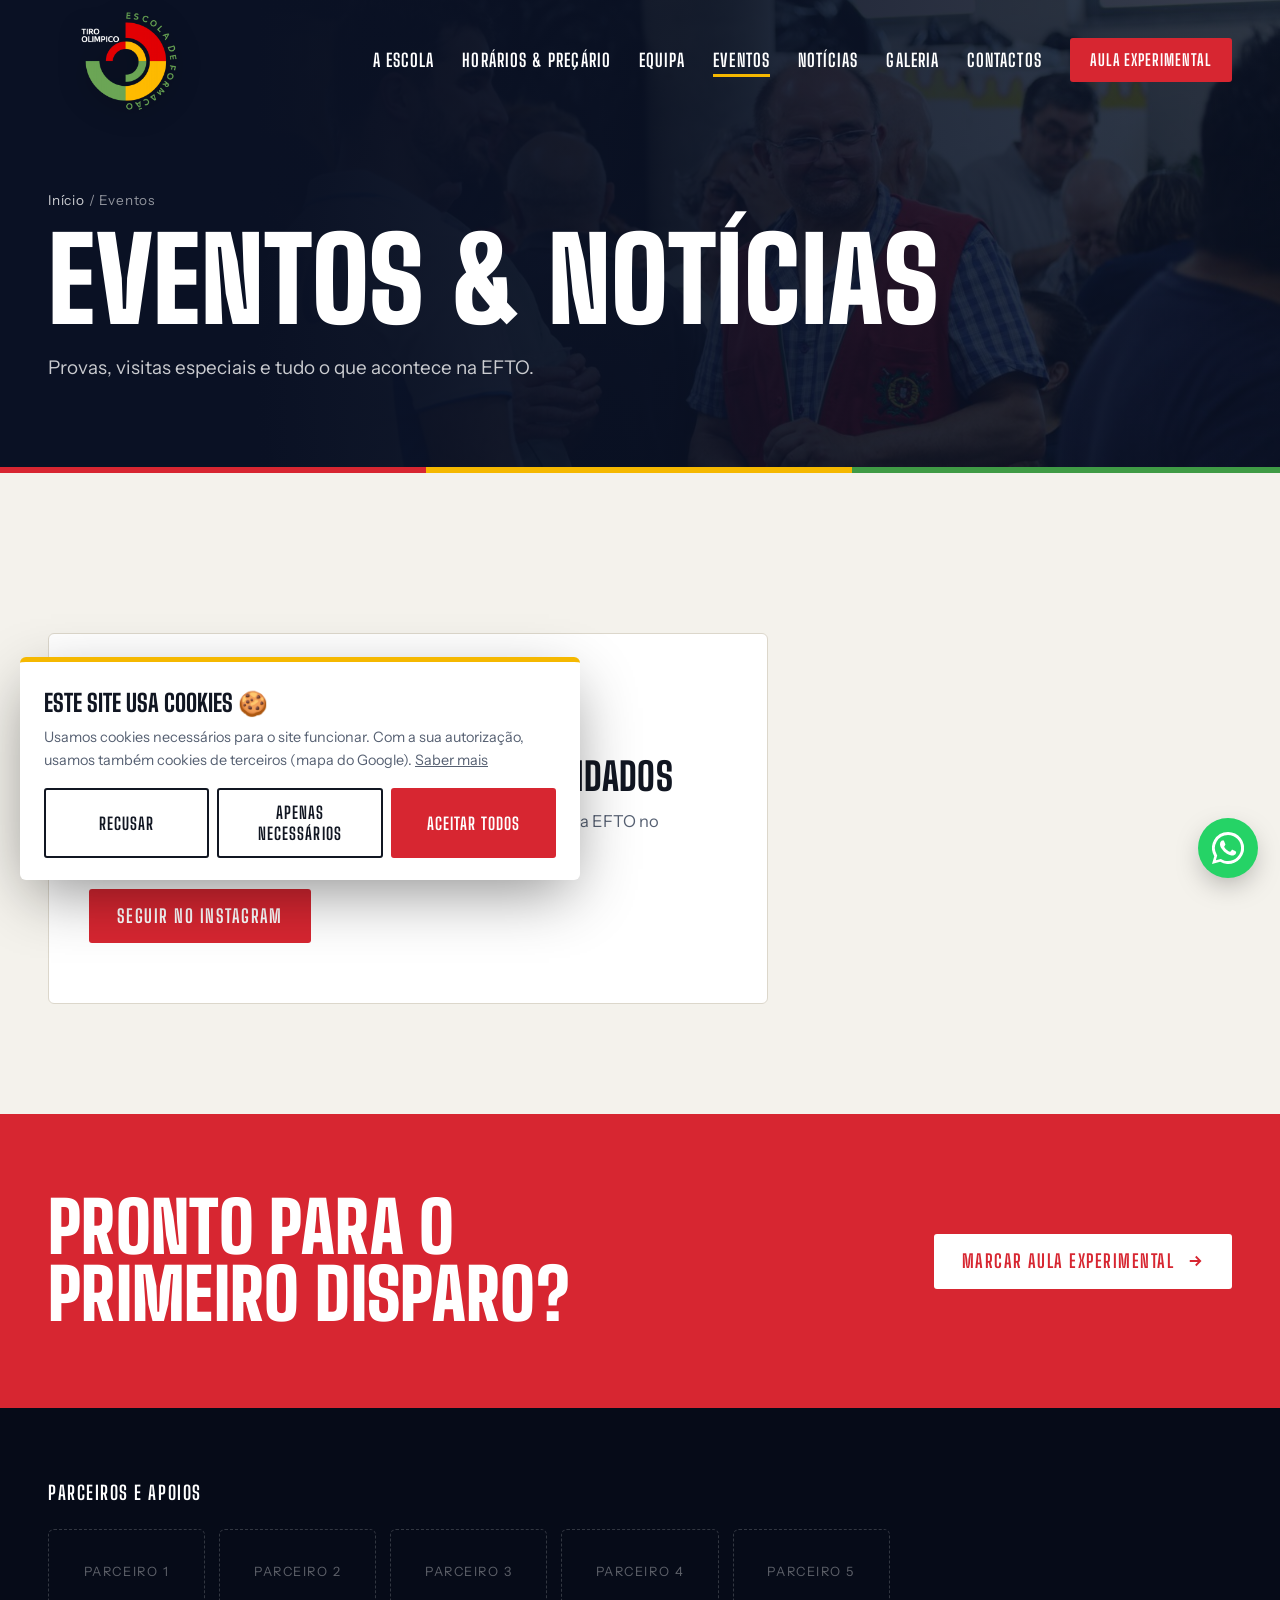
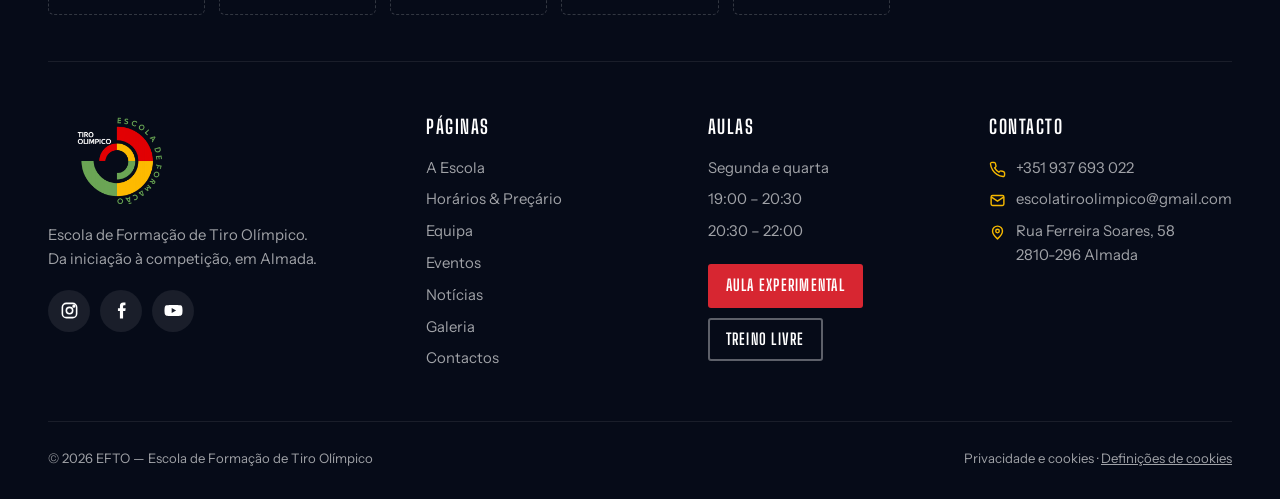
<file: eventos.html>
<!doctype html>
<html lang="pt-PT">
<head>
<meta charset="utf-8">
<meta name="viewport" content="width=device-width, initial-scale=1">
<meta name="theme-color" content="#0a1124">
<title>Eventos · EFTO | Tiro Olímpico em Almada</title>
<meta name="description" content="Provas, visitas e notícias da Escola de Formação de Tiro Olímpico em Almada.">
<link rel="icon" href="imagens/logos/logo.png">
<link rel="preconnect" href="https://fonts.googleapis.com"><link rel="preconnect" href="https://fonts.gstatic.com" crossorigin>
<link href="https://fonts.googleapis.com/css2?family=Big+Shoulders+Display:wght@600;700;800;900&family=Instrument+Sans:wght@400;500;600;700&display=swap" rel="stylesheet">
<link rel="stylesheet" href="css/estilo.css?v=20">
</head>
<body>

<section class="topo-pag">
  <div class="fundo" style="background-image:url(imagens/eventos/topo-fundo.jpg)"></div>
  <div class="wrap">
    <div class="migalhas"><a href="index.html">Início</a> / Eventos</div>
    <h1>Eventos &amp; Notícias</h1>
    <p>Provas, visitas especiais e tudo o que acontece na EFTO.</p>
  </div>
  <div class="tricolor"></div>
</section>

<section class="sec">
  <div class="wrap">
    <div class="ev-vazio rv">
      <span class="tag">Agenda</span>
      <h2>De momento não há eventos agendados</h2>
      <p>Estamos a preparar as próximas provas e atividades. Acompanhe a EFTO no Instagram para saber as novidades em primeira mão.</p>
      <a class="btn btn-pri" href="https://www.instagram.com/escolatiroolimpico/" target="_blank" rel="noopener">Seguir no Instagram</a>
    </div>

    <!-- EVENTOS GUARDADOS (escondidos). Quando houver eventos novos:
         apague o bloco "ev-vazio" acima e tire os sinais de comentário à volta desta lista.
     Para acrescentar um evento: copie um bloco <article> inteiro e mude o texto e a foto. 
    <div class="ev-lista">
      <article class="ev-linha rv" id="mamona">
        <img loading="lazy" src="imagens/eventos/visita-patricia-mamona.jpg" alt="Visita à EFTO">
        <div class="corpo"><div class="data">4 de julho de 2026</div><span class="tag">Visita</span><h3>Patrícia Mamona na EFTO</h3>
          <p>A atleta olímpica do triplo salto, medalha de prata em Tóquio 2020, visitou as nossas instalações e experimentou o Tiro Olímpico pela primeira vez. Uma tarde especial para toda a escola.</p></div>
      </article>
      <article class="ev-linha rv" id="madeira">
        <img loading="lazy" src="imagens/eventos/visita-sports-club-madeira.jpg" alt="Jovens atletas">
        <div class="corpo"><div class="data">19 de setembro</div><span class="tag">Visita</span><h3>Sports Club da Madeira na EFTO</h3>
          <p>Os atletas do Sports Club da Madeira assistiram à 7.ª jornada do Troféu BIG e aproveitaram para experimentar o equipamento da escola.</p></div>
      </article>
      <article class="ev-linha rv" id="campeoes">
        <img loading="lazy" src="imagens/eventos/trofeu-campeoes.jpg" alt="Atleta premiada" style="object-position:center 20%">
        <div class="corpo"><div class="data">Competição</div><span class="tag">Prova</span><h3>Troféu dos Campeões</h3>
          <p>A prova que junta os melhores atletas da temporada frente a frente na nossa carreira de tiro.</p></div>
      </article>
      <article class="ev-linha rv" id="bigman">
        <img loading="lazy" src="imagens/eventos/provas-bigman.jpg" alt="Atletas em prova">
        <div class="corpo"><div class="data">Calendário anual</div><span class="tag">Provas</span><h3>Provas BigMan</h3>
          <p>Série de provas disputadas na EFTO ao longo do ano, aos fins de semana, conforme o calendário.</p></div>
      </article>
      <article class="ev-linha rv" id="inband">
        <img loading="lazy" src="imagens/eventos/provas-inband.jpg" alt="Alvos eletrónicos">
        <div class="corpo"><div class="data">Calendário anual</div><span class="tag">Provas</span><h3>Provas Inband</h3>
          <p>Competições disputadas com alvos eletrónicos, com resultados em tempo real.</p></div>
      </article>
    </div>
    -->
  </div>
</section>

<script src="js/site.js?v=14"></script>
</body>
</html>
</file>
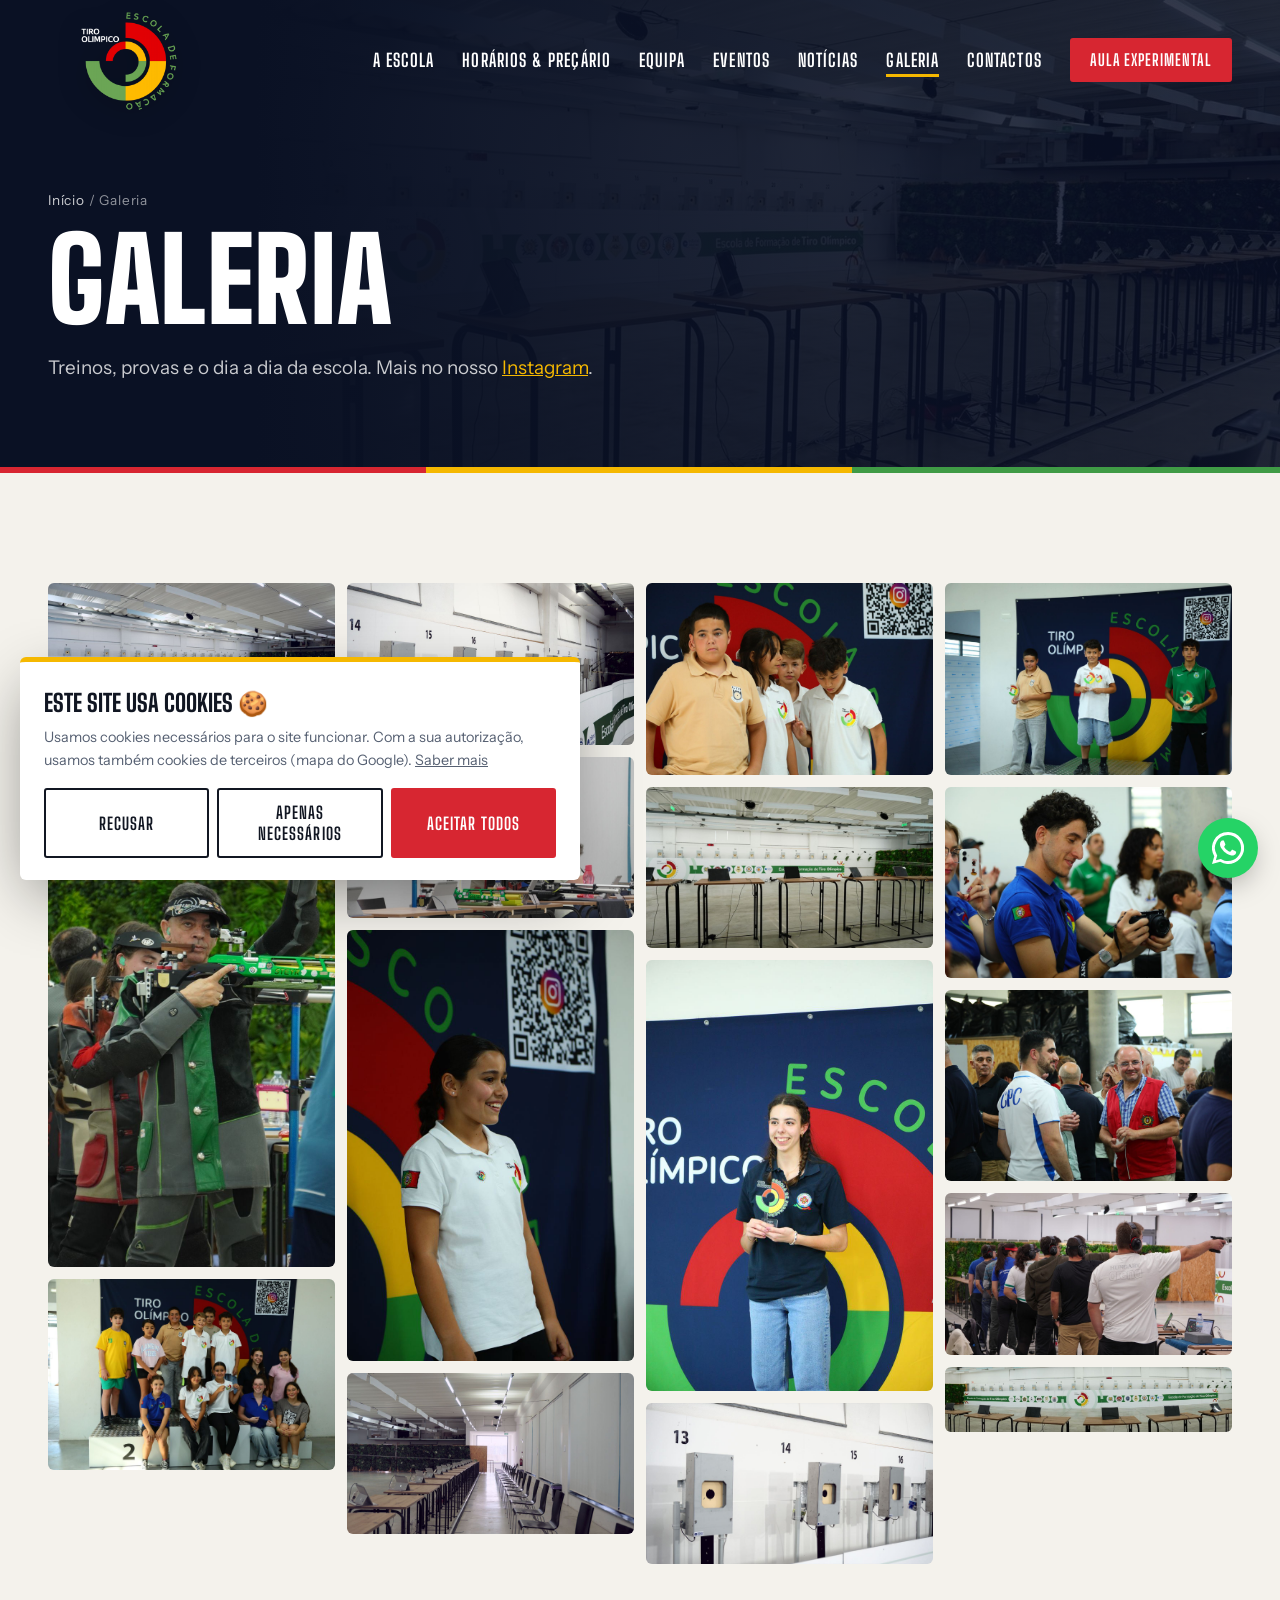
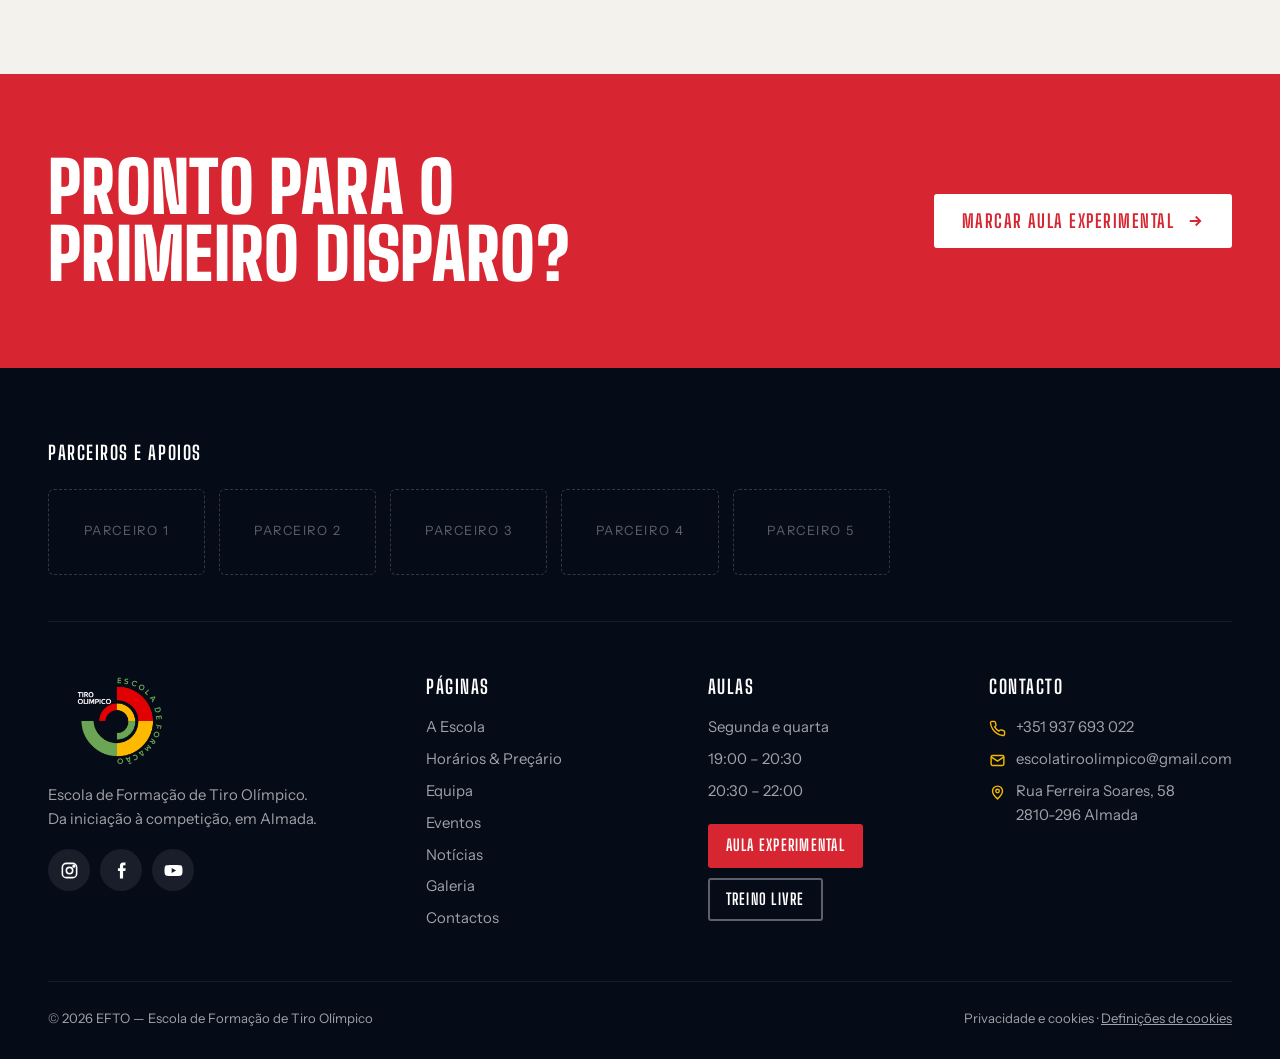
<file: galeria.html>
<!doctype html>
<html lang="pt-PT">
<head>
<meta charset="utf-8">
<meta name="viewport" content="width=device-width, initial-scale=1">
<meta name="theme-color" content="#0a1124">
<title>Galeria · EFTO | Tiro Olímpico em Almada</title>
<meta name="description" content="Fotografias da Escola de Formação de Tiro Olímpico: treinos, provas e instalações.">
<link rel="icon" href="imagens/logos/logo.png">
<link rel="preconnect" href="https://fonts.googleapis.com"><link rel="preconnect" href="https://fonts.gstatic.com" crossorigin>
<link href="https://fonts.googleapis.com/css2?family=Big+Shoulders+Display:wght@600;700;800;900&family=Instrument+Sans:wght@400;500;600;700&display=swap" rel="stylesheet">
<link rel="stylesheet" href="css/estilo.css?v=20">
</head>
<body>

<section class="topo-pag">
  <div class="fundo" style="background-image:url(imagens/galeria/topo-fundo.jpg)"></div>
  <div class="wrap">
    <div class="migalhas"><a href="index.html">Início</a> / Galeria</div>
    <h1>Galeria</h1>
    <p>Treinos, provas e o dia a dia da escola. Mais no nosso <a href="https://www.instagram.com/escolatiroolimpico/" target="_blank" rel="noopener" style="color:var(--amarelo)">Instagram</a>.</p>
  </div>
  <div class="tricolor"></div>
</section>

<section class="sec" style="padding-top:60px">
  <div class="wrap">
    <div class="gal" id="gal"></div>
  </div>
</section>

<script src="js/site.js?v=14"></script>
</body>
</html>
</file>
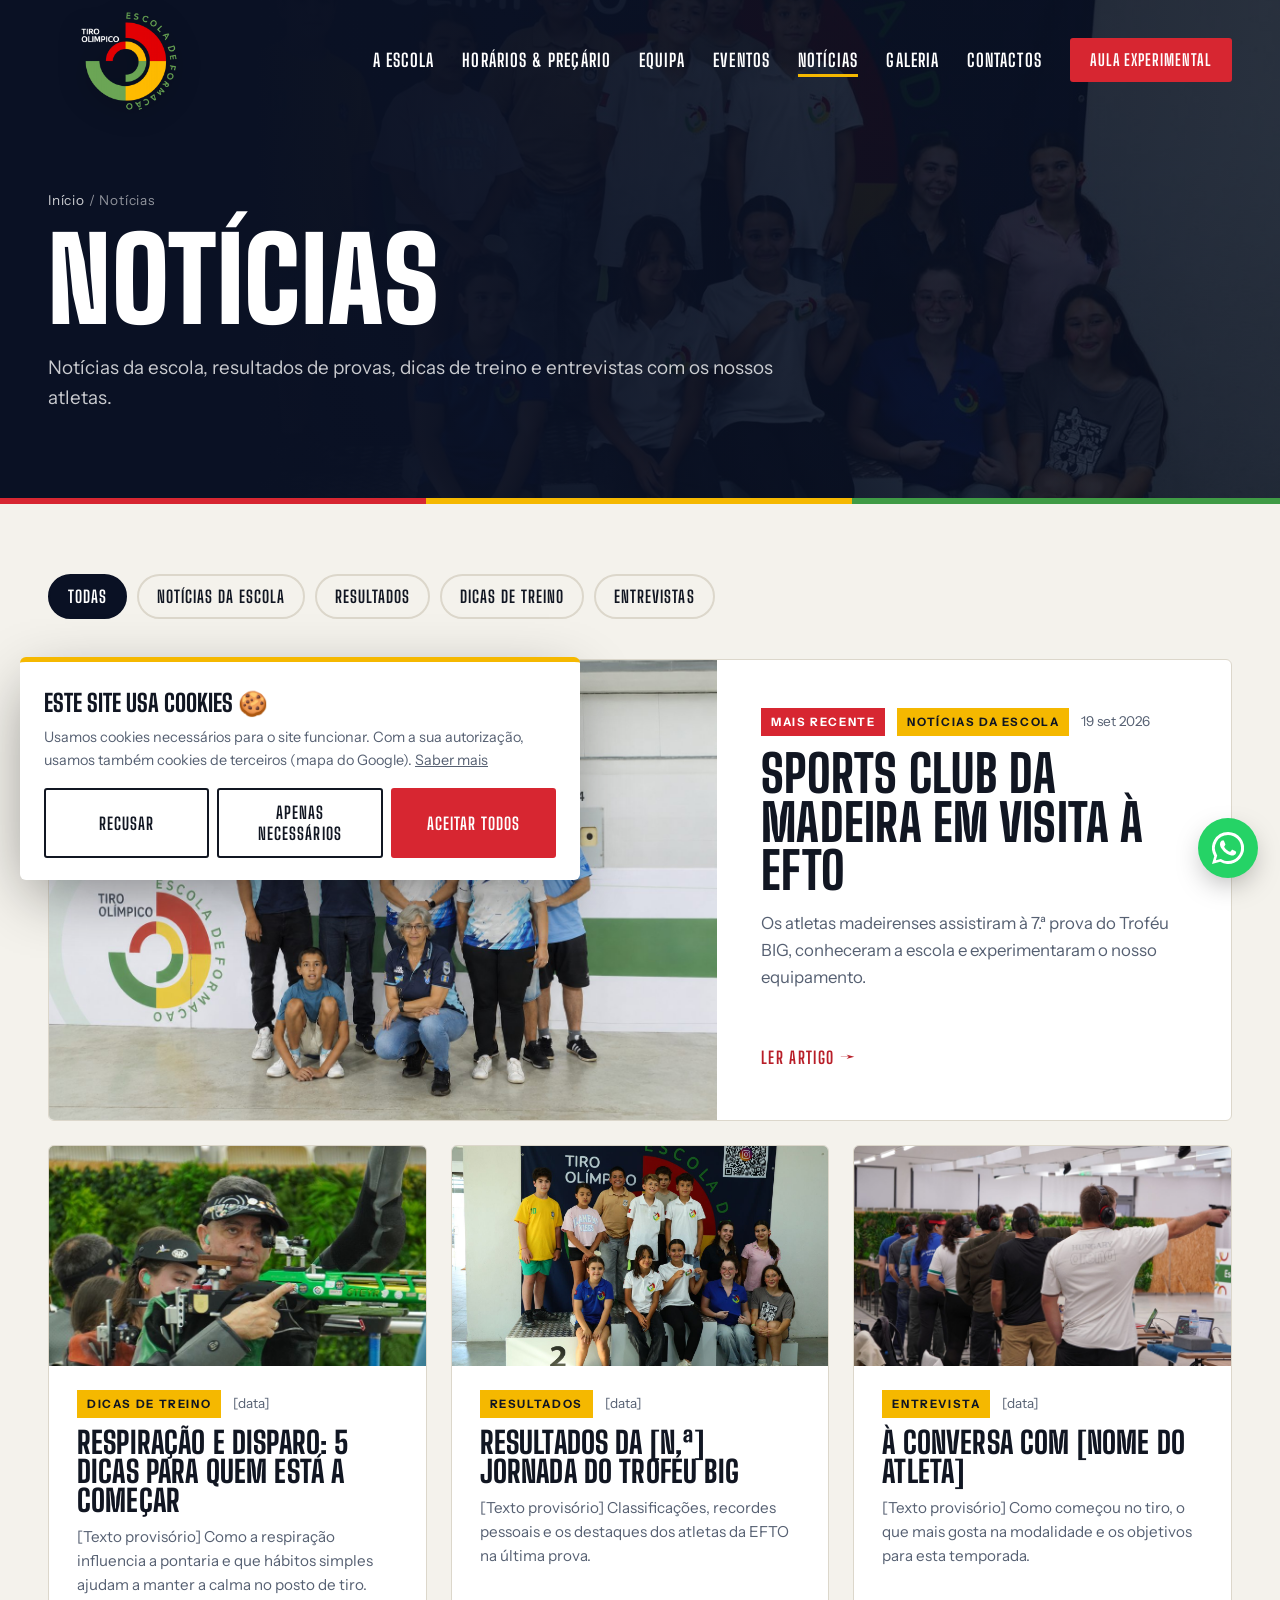
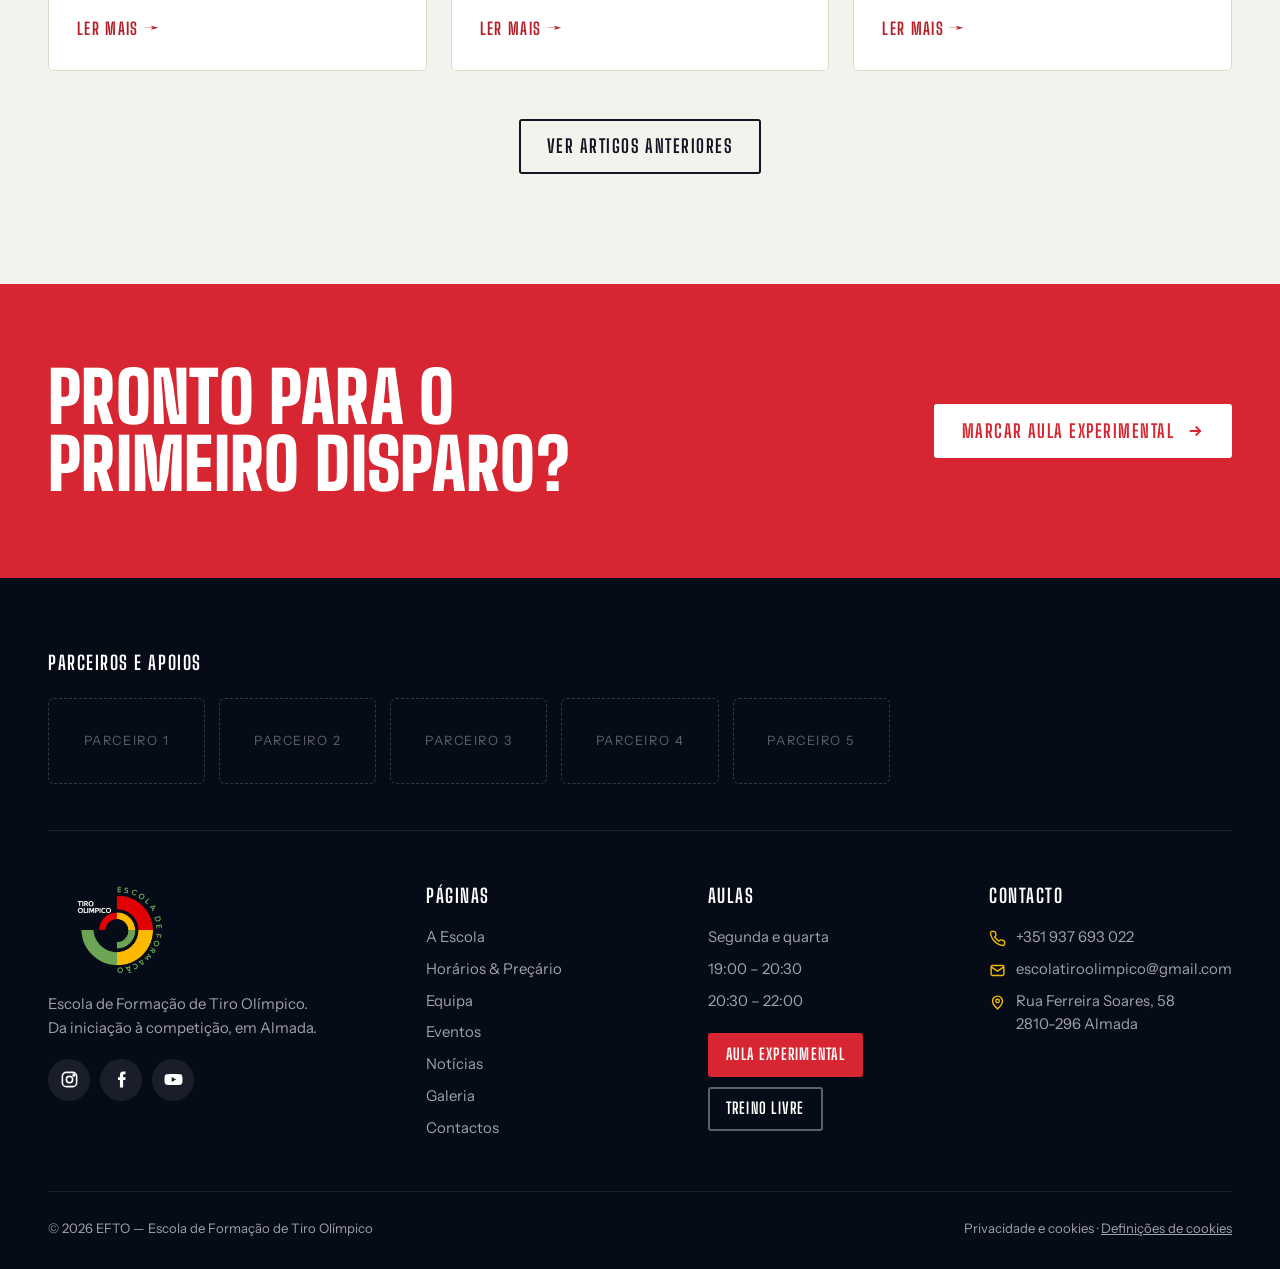
<file: noticias.html>
<!doctype html>
<html lang="pt-PT">
<head>
<meta charset="utf-8">
<meta name="viewport" content="width=device-width, initial-scale=1">
<meta name="theme-color" content="#0a1124">
<title>Notícias · EFTO | Tiro Olímpico em Almada</title>
<meta name="description" content="Notícias da Escola de Formação de Tiro Olímpico: resultados de provas, dicas de treino e entrevistas com os nossos atletas.">
<link rel="icon" href="imagens/logos/logo.png">
<link rel="preconnect" href="https://fonts.googleapis.com"><link rel="preconnect" href="https://fonts.gstatic.com" crossorigin>
<link href="https://fonts.googleapis.com/css2?family=Big+Shoulders+Display:wght@600;700;800;900&family=Instrument+Sans:wght@400;500;600;700&display=swap" rel="stylesheet">
<link rel="stylesheet" href="css/estilo.css?v=20">
</head>
<body>

<section class="topo-pag">
  <div class="fundo" style="background-image:url(imagens/noticias/topo-fundo.jpg)"></div>
  <div class="wrap">
    <div class="migalhas"><a href="index.html">Início</a> / <span data-nome-noticias>Notícias</span></div>
    <h1 data-nome-noticias>Notícias</h1>
    <p>Notícias da escola, resultados de provas, dicas de treino e entrevistas com os nossos atletas.</p>
  </div>
  <div class="tricolor"></div>
</section>

<section class="sec" style="padding-top:70px">
  <div class="wrap">

    <!-- Categorias: o botão filtra os artigos com o mesmo data-cat-artigo -->
    <div class="filtros" role="group" aria-label="Filtrar por categoria">
      <button type="button" class="filtro" data-cat="todas" aria-pressed="true">Todas</button>
      <button type="button" class="filtro" data-cat="escola" aria-pressed="false">Notícias da escola</button>
      <button type="button" class="filtro" data-cat="resultados" aria-pressed="false">Resultados</button>
      <button type="button" class="filtro" data-cat="dicas" aria-pressed="false">Dicas de treino</button>
      <button type="button" class="filtro" data-cat="entrevistas" aria-pressed="false">Entrevistas</button>
    </div>

    <!-- ARTIGO EM DESTAQUE (o mais recente) -->
    <a class="art-destaque" href="artigo-sports-club-madeira.html" data-cat-artigo="escola">
      <img loading="lazy" src="imagens/noticias/artigo-sports-club-madeira.jpg" alt="Atletas e equipa do Sports Club da Madeira em frente ao painel da EFTO" style="object-position:center 40%">
      <div class="corpo">
        <div class="art-meta"><span class="cat novo">Mais recente</span><span class="cat">Notícias da escola</span><span>19 set 2026</span></div>
        <h2>Sports Club da Madeira em visita à EFTO</h2>
        <p>Os atletas madeirenses assistiram à 7.ª prova do Troféu BIG, conheceram a escola e experimentaram o nosso equipamento.</p>
        <span class="ler">Ler artigo →</span>
      </div>
    </a>

    <!-- RESTANTES ARTIGOS — para acrescentar um, copie um bloco <a class="art"> inteiro -->
    <div class="art-grid" style="margin-top:24px">
      <a class="art" href="artigo.html" data-cat-artigo="dicas">
        <img loading="lazy" src="imagens/noticias/artigo-respiracao.jpg" alt="Atleta da EFTO a fazer pontaria" style="object-position:center 30%">
        <div class="corpo">
          <div class="art-meta"><span class="cat">Dicas de treino</span><span>[data]</span></div>
          <h3>Respiração e disparo: 5 dicas para quem está a começar</h3>
          <p>[Texto provisório] Como a respiração influencia a pontaria e que hábitos simples ajudam a manter a calma no posto de tiro.</p>
          <span class="ler">Ler mais →</span>
        </div>
      </a>
      <a class="art" href="artigo.html" data-cat-artigo="resultados">
        <img loading="lazy" src="imagens/noticias/artigo-resultados.jpg" alt="Jovens atletas no pódio">
        <div class="corpo">
          <div class="art-meta"><span class="cat">Resultados</span><span>[data]</span></div>
          <h3>Resultados da [N.ª] jornada do Troféu BIG</h3>
          <p>[Texto provisório] Classificações, recordes pessoais e os destaques dos atletas da EFTO na última prova.</p>
          <span class="ler">Ler mais →</span>
        </div>
      </a>
      <a class="art" href="artigo.html" data-cat-artigo="entrevistas">
        <img loading="lazy" src="imagens/noticias/artigo-entrevista.jpg" alt="Atleta da EFTO">
        <div class="corpo">
          <div class="art-meta"><span class="cat">Entrevista</span><span>[data]</span></div>
          <h3>À conversa com [nome do atleta]</h3>
          <p>[Texto provisório] Como começou no tiro, o que mais gosta na modalidade e os objetivos para esta temporada.</p>
          <span class="ler">Ler mais →</span>
        </div>
      </a>
    </div>

    <div class="mais"><a href="#" class="btn btn-esc">Ver artigos anteriores</a></div>
  </div>
</section>

<script src="js/site.js?v=14"></script>
</body>
</html>
</file>
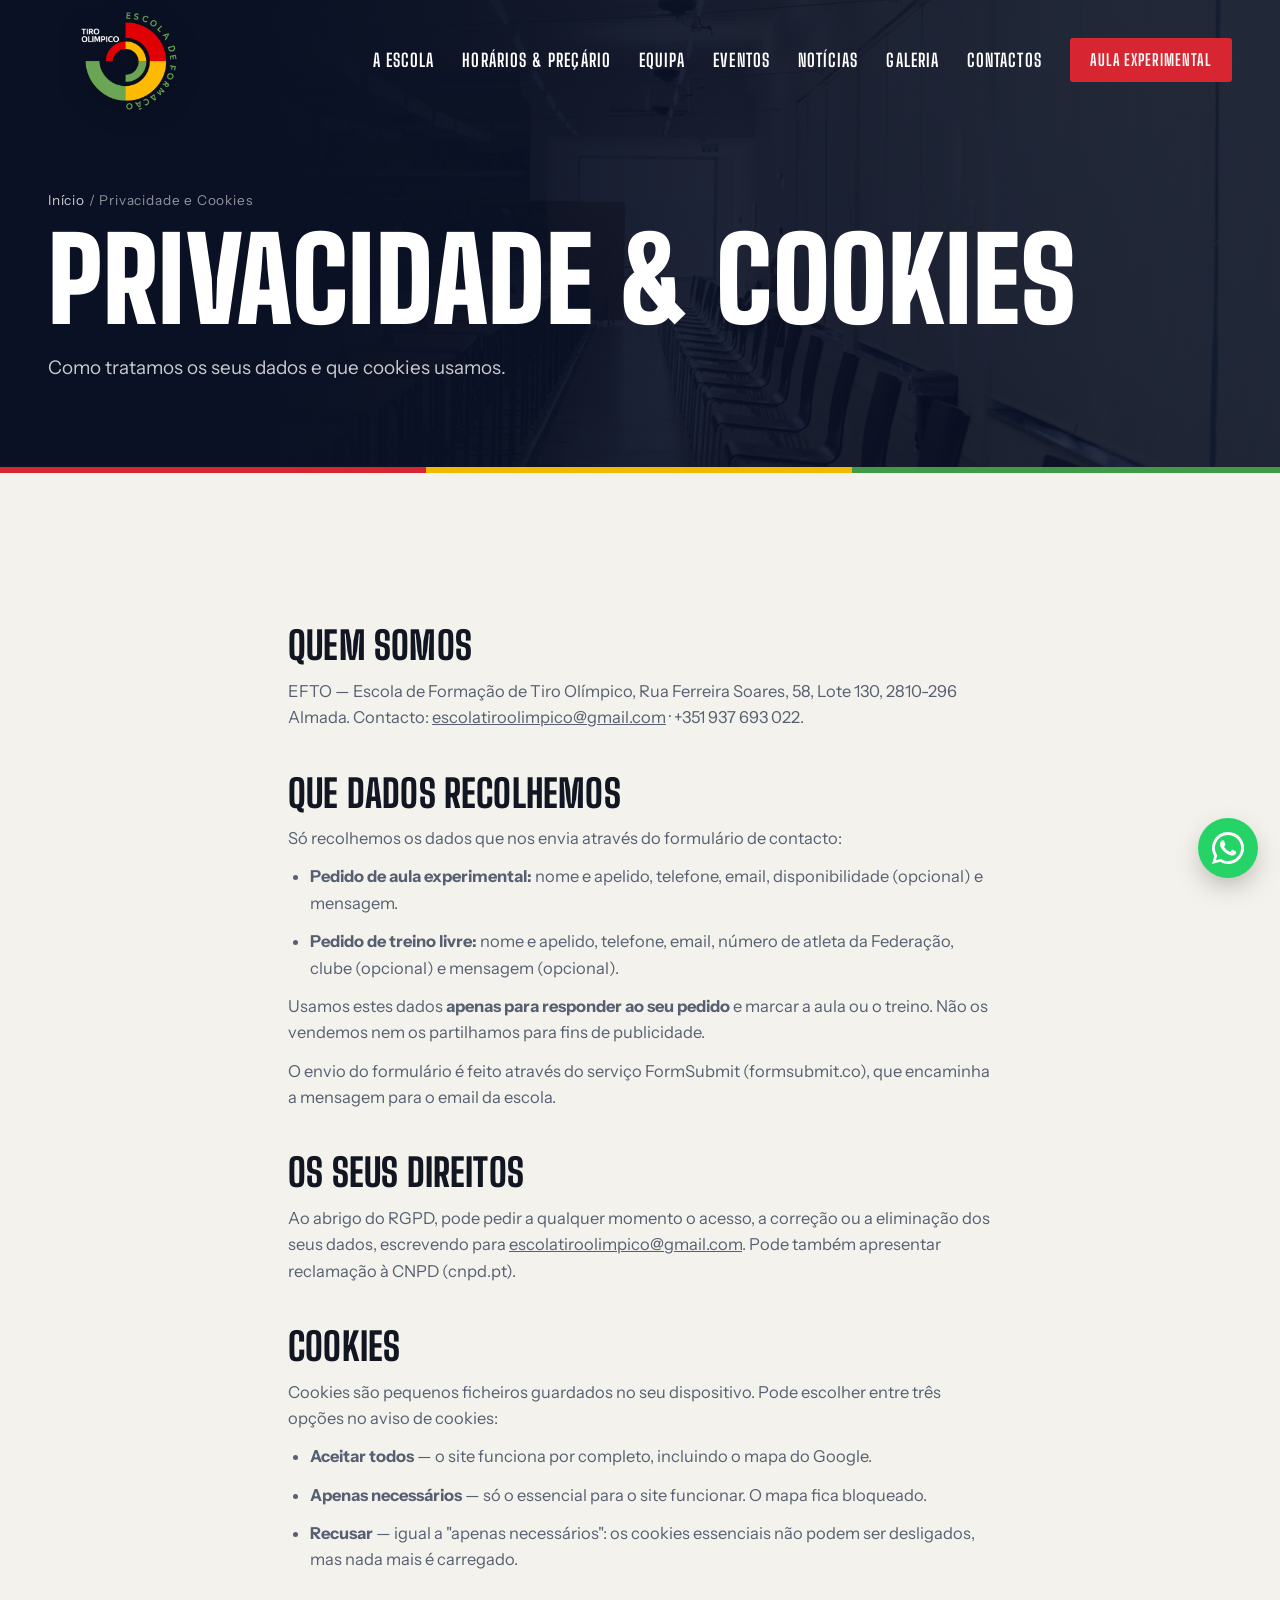
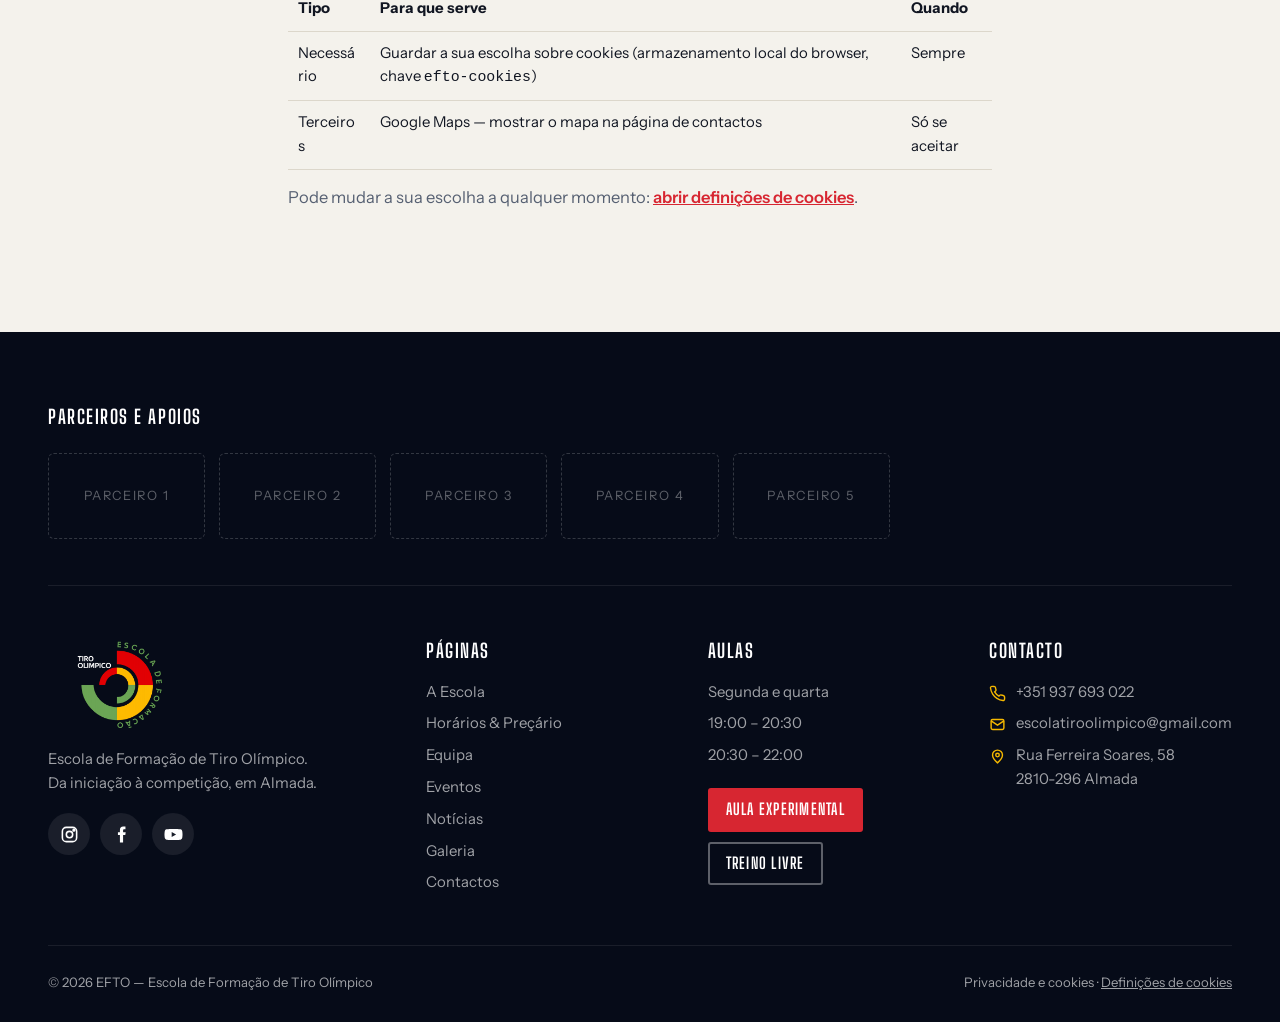
<file: privacidade.html>
<!doctype html>
<html lang="pt-PT">
<head>
<meta charset="utf-8">
<meta name="viewport" content="width=device-width, initial-scale=1">
<meta name="theme-color" content="#0a1124">
<title>Privacidade e Cookies · EFTO</title>
<meta name="description" content="Política de privacidade e de cookies da Escola de Formação de Tiro Olímpico.">
<link rel="icon" href="imagens/logos/logo.png">
<link rel="preconnect" href="https://fonts.googleapis.com"><link rel="preconnect" href="https://fonts.gstatic.com" crossorigin>
<link href="https://fonts.googleapis.com/css2?family=Big+Shoulders+Display:wght@600;700;800;900&family=Instrument+Sans:wght@400;500;600;700&display=swap" rel="stylesheet">
<link rel="stylesheet" href="css/estilo.css?v=20">
</head>
<body data-sem-cta>

<section class="topo-pag">
  <div class="fundo" style="background-image:url(imagens/privacidade/topo-fundo.jpg)"></div>
  <div class="wrap">
    <div class="migalhas"><a href="index.html">Início</a> / Privacidade e Cookies</div>
    <h1>Privacidade &amp; Cookies</h1>
    <p>Como tratamos os seus dados e que cookies usamos.</p>
  </div>
  <div class="tricolor"></div>
</section>

<section class="sec">
  <div class="wrap texto-legal">
    <h2>Quem somos</h2>
    <p>EFTO — Escola de Formação de Tiro Olímpico, Rua Ferreira Soares, 58, Lote 130, 2810-296 Almada. Contacto: <a href="mailto:escolatiroolimpico@gmail.com">escolatiroolimpico@gmail.com</a> · +351 937 693 022.</p>

    <h2>Que dados recolhemos</h2>
    <p>Só recolhemos os dados que nos envia através do formulário de contacto:</p>
    <ul>
      <li><b>Pedido de aula experimental:</b> nome e apelido, telefone, email, disponibilidade (opcional) e mensagem.</li>
      <li><b>Pedido de treino livre:</b> nome e apelido, telefone, email, número de atleta da Federação, clube (opcional) e mensagem (opcional).</li>
    </ul>
    <p>Usamos estes dados <b>apenas para responder ao seu pedido</b> e marcar a aula ou o treino. Não os vendemos nem os partilhamos para fins de publicidade.</p>
    <p>O envio do formulário é feito através do serviço FormSubmit (formsubmit.co), que encaminha a mensagem para o email da escola.</p>

    <h2>Os seus direitos</h2>
    <p>Ao abrigo do RGPD, pode pedir a qualquer momento o acesso, a correção ou a eliminação dos seus dados, escrevendo para <a href="mailto:escolatiroolimpico@gmail.com">escolatiroolimpico@gmail.com</a>. Pode também apresentar reclamação à CNPD (cnpd.pt).</p>

    <h2 id="cookies">Cookies</h2>
    <p>Cookies são pequenos ficheiros guardados no seu dispositivo. Pode escolher entre três opções no aviso de cookies:</p>
    <ul>
      <li><b>Aceitar todos</b> — o site funciona por completo, incluindo o mapa do Google.</li>
      <li><b>Apenas necessários</b> — só o essencial para o site funcionar. O mapa fica bloqueado.</li>
      <li><b>Recusar</b> — igual a "apenas necessários": os cookies essenciais não podem ser desligados, mas nada mais é carregado.</li>
    </ul>
    <table>
      <tr><th>Tipo</th><th>Para que serve</th><th>Quando</th></tr>
      <tr><td>Necessário</td><td>Guardar a sua escolha sobre cookies (armazenamento local do browser, chave <code>efto-cookies</code>)</td><td>Sempre</td></tr>
      <tr><td>Terceiros</td><td>Google Maps — mostrar o mapa na página de contactos</td><td>Só se aceitar</td></tr>
    </table>
    <p>Pode mudar a sua escolha a qualquer momento: <button type="button" class="link-btn" onclick="document.getElementById('cookies').hidden=false" style="color:var(--vermelho);font-weight:600">abrir definições de cookies</button>.</p>
  </div>
</section>

<script src="js/site.js?v=14"></script>
</body>
</html>
</file>
<file: css/estilo.css>
/* =========================================================
   EFTO — estilo de todo o site
   IDENTIDADE VISUAL: para mudar cores ou letras, altere só o bloco :root abaixo.

   PALETA
   - Azul-noite (base):  --navy-950 / 900 / 800 / 700  → fundos escuros, cabeçalhos
   - Papel (fundo claro): --papel, --branco, --creme   → fundos claros e avisos
   - Tinta (texto):       --tinta, --cinza, --linha     → textos e linhas
   - Cores da escola:     --vermelho, --amarelo, --verde → destaques, botões, detalhes
   TIPOS DE LETRA (só 2)
   - Títulos: "Big Shoulders Display" (forte, desportivo)
   - Texto:   "Instrument Sans" (limpo e fácil de ler)
   ========================================================= */
:root{
  --navy-1000:#060b18; --navy-950:#0a1124; --navy-900:#0f1a35; --navy-800:#16244a; --navy-700:#1f3263;
  --papel:#f4f2ec; --branco:#fff; --creme:#fff6d9; --tinta:#111622; --cinza:#566072; --linha:#dcd7cb;
  --vermelho:#d72631; --vermelho-esc:#b81e28; --amarelo:#f5b800; --verde:#3f9b45; --whatsapp:#25d366;
  --raio:6px; --sombra:0 24px 60px -28px rgba(10,17,36,.55);
  --sombra-hover:0 28px 50px -24px rgba(10,17,36,.45);
  --suave:cubic-bezier(.2,.7,.2,1);
  --titulo:"Big Shoulders Display",Impact,sans-serif;
  --texto:"Instrument Sans",system-ui,sans-serif;
  --max:1240px;
}
*{box-sizing:border-box;margin:0;padding:0}
html{scroll-behavior:smooth;scroll-padding-top:90px}
body{font-family:var(--texto);background:var(--papel);color:var(--tinta);line-height:1.6;font-size:1.03rem;-webkit-font-smoothing:antialiased;overflow-x:hidden}
img{display:block;max-width:100%}
a{color:inherit}
.wrap{max-width:var(--max);margin:0 auto;padding:0 28px}
h1,h2,h3{font-family:var(--titulo);line-height:.95;text-transform:uppercase;font-weight:800;letter-spacing:.005em}
.sec{padding:110px 0}
.sec h2{font-size:clamp(2.8rem,6vw,5rem);margin:16px 0 20px}
.lead{font-size:1.15rem;color:var(--cinza);max-width:58ch}
.escuro{background:var(--navy-950);color:#fff}
.escuro .lead{color:rgba(255,255,255,.7)}
.branco{background:#fff}

/* etiqueta acima dos títulos, com um pequeno alvo */
.etiqueta{display:inline-flex;align-items:center;gap:10px;font-family:var(--titulo);font-weight:600;letter-spacing:.2em;text-transform:uppercase;font-size:1rem;color:var(--vermelho)}
.etiqueta::before{content:"";width:14px;height:14px;border-radius:50%;background:radial-gradient(circle,var(--vermelho) 0 2px,transparent 2.5px 4px,var(--vermelho) 4.5px 5.5px,transparent 6px)}
.escuro .etiqueta{color:var(--amarelo)}
.escuro .etiqueta::before{background:radial-gradient(circle,var(--amarelo) 0 2px,transparent 2.5px 4px,var(--amarelo) 4.5px 5.5px,transparent 6px)}

/* ---------- BOTÕES ---------- */
.btn{display:inline-flex;align-items:center;gap:12px;padding:16px 26px;border-radius:3px;font-family:var(--titulo);font-weight:700;font-size:1.15rem;letter-spacing:.08em;text-transform:uppercase;text-decoration:none;transition:background .2s,color .2s,border-color .2s;border:2px solid transparent;cursor:pointer;line-height:1}
.btn svg{width:18px;height:18px;transition:translate .2s}
.btn:hover svg{translate:4px 0}
.btn-pri{background:var(--vermelho);color:#fff}
.btn-pri:hover{background:var(--vermelho-esc)}
.btn-sec{border-color:rgba(255,255,255,.45);color:#fff;background:transparent}
.btn-sec:hover{border-color:#fff;background:rgba(255,255,255,.08)}
.btn-esc{border-color:var(--tinta);color:var(--tinta)}
.btn-esc:hover{background:var(--tinta);color:#fff}

/* ---------- CABEÇALHO ---------- */
header{position:fixed;inset:0 0 auto 0;z-index:50;transition:background .3s,box-shadow .3s}
header.solido{background:rgba(244,242,236,.95);backdrop-filter:blur(12px);box-shadow:0 1px 0 var(--linha)}
.nav{display:flex;align-items:center;justify-content:space-between;height:120px;transition:height .3s}
header.solido .nav{height:86px}
/* logótipo: versão branca sobre fundo escuro, versão a cores quando o cabeçalho fica claro */
.marca{display:flex;align-items:center;text-decoration:none;position:relative}
.marca img{height:108px;width:auto;transition:opacity .3s,height .3s;filter:drop-shadow(0 4px 14px rgba(0,0,0,.25))}
.marca .logo-cor{position:absolute;left:0;top:50%;translate:0 -50%;opacity:0;filter:none}
header.solido .marca .logo-branco{opacity:0}
header.solido .marca .logo-cor{opacity:1}
header.solido .marca img{height:70px}
.logo-rodape{height:96px;width:auto;margin-bottom:16px}
.menu{display:flex;gap:28px;list-style:none;align-items:center}
.menu a{text-decoration:none;color:#fff;font-family:var(--titulo);font-weight:700;font-size:1.12rem;letter-spacing:.06em;text-transform:uppercase;position:relative;transition:color .3s}
.menu a:not(.btn)::after{content:"";position:absolute;left:0;bottom:-6px;width:0;height:3px;background:var(--amarelo);transition:width .25s}
.menu a:not(.btn):hover::after,.menu a.ativo::after{width:100%}
header.solido .menu a:not(.btn){color:var(--tinta)}
.menu .btn{padding:12px 18px;font-size:1rem}
.burger{display:none;background:none;border:0;width:44px;height:44px;cursor:pointer;color:#fff}
header.solido .burger{color:var(--tinta)}

/* ---------- HERO (página inicial) ---------- */
.hero{position:relative;min-height:100vh;min-height:100svh;color:#fff;display:flex;align-items:center;overflow:hidden;background:var(--navy-950)}
.hero-bg{position:absolute;inset:0;background:url(../imagens/inicio/topo-fundo.jpg) center/cover;opacity:.3;transform:scale(1.08);animation:zoom 18s ease-out forwards}
@keyframes zoom{to{transform:scale(1)}}
.hero::after{content:"";position:absolute;inset:0;background:linear-gradient(100deg,var(--navy-950) 28%,rgba(10,17,36,.55) 65%,rgba(10,17,36,.25))}
.hero .wrap{position:relative;z-index:2;display:grid;grid-template-columns:1.3fr .7fr;gap:60px;align-items:center;padding-top:150px;padding-bottom:80px;width:100%}
.hero h1{font-size:clamp(4rem,11vw,9.5rem);font-weight:900;line-height:.86}
.hero h1 span{color:var(--amarelo)}
.hero p{font-size:1.2rem;color:rgba(255,255,255,.82);max-width:46ch;margin:28px 0 40px}
.acoes{display:flex;gap:14px;flex-wrap:wrap}
.hero-foto{position:relative;aspect-ratio:4/6;overflow:hidden;box-shadow:var(--sombra);clip-path:polygon(0 0,100% 0,100% 92%,88% 100%,0 100%)}
.hero-foto img{width:100%;height:100%;object-fit:cover}
.mira{position:absolute;width:560px;height:560px;right:-150px;top:50%;translate:0 -50%;z-index:1;opacity:.12;pointer-events:none}
.desce{position:absolute;bottom:26px;left:50%;translate:-50% 0;z-index:3;color:rgba(255,255,255,.6);font-size:.72rem;letter-spacing:.24em;text-transform:uppercase;text-decoration:none;display:flex;flex-direction:column;align-items:center;gap:8px}
.desce i{width:2px;height:34px;background:linear-gradient(var(--amarelo),transparent);animation:pulsa 1.8s infinite}
@keyframes pulsa{50%{opacity:.3}}

/* ---------- CABEÇALHO DAS SUBPÁGINAS ---------- */
.topo-pag{position:relative;background:var(--navy-950);color:#fff;padding:190px 0 90px;overflow:hidden}
.topo-pag .fundo{position:absolute;inset:0;background-size:cover;background-position:center;opacity:.32}
.topo-pag::after{content:"";position:absolute;inset:0;background:linear-gradient(90deg,var(--navy-950) 20%,rgba(10,17,36,.4))}
.topo-pag .wrap{position:relative;z-index:2}
.topo-pag h1{font-size:clamp(3.6rem,9vw,7.5rem);font-weight:900;margin:14px 0 18px}
.topo-pag p{color:rgba(255,255,255,.78);font-size:1.18rem;max-width:56ch}
.migalhas{font-size:.85rem;color:rgba(255,255,255,.55);letter-spacing:.06em}
.migalhas a{text-decoration:none;color:rgba(255,255,255,.8)}
.migalhas a:hover{color:var(--amarelo)}
.tricolor{position:absolute;left:0;right:0;bottom:0;height:6px;z-index:3;background:linear-gradient(90deg,var(--vermelho) 33.3%,var(--amarelo) 33.3% 66.6%,var(--verde) 66.6%)}

/* ---------- FAIXA DE FACTOS ---------- */
.factos{background:var(--navy-900);color:#fff}
.factos .wrap{display:grid;grid-template-columns:repeat(4,1fr)}
.facto{padding:36px 26px;border-left:1px solid rgba(255,255,255,.1)}
.facto:last-child{border-right:1px solid rgba(255,255,255,.1)}
.facto b{display:block;font-family:var(--titulo);font-weight:800;font-size:2.6rem;line-height:1;margin-bottom:8px;text-transform:uppercase}
.facto:nth-child(1) b{color:var(--vermelho)} .facto:nth-child(2) b{color:var(--amarelo)} .facto:nth-child(3) b{color:var(--verde)}
.facto span{color:rgba(255,255,255,.7);font-size:.93rem}

/* ---------- BLOCOS DE DUAS COLUNAS ---------- */
.duas-col{display:grid;grid-template-columns:1fr 1fr;gap:80px;align-items:center}
.mosaico{display:grid;grid-template-columns:1fr 1fr;grid-template-rows:230px 230px;gap:12px}
.mosaico img{width:100%;height:100%;object-fit:cover;border-radius:var(--raio)}
.mosaico img:first-child{grid-row:span 2}
.valores{display:grid;gap:22px;margin-top:36px}
.valor{display:flex;gap:18px;align-items:flex-start;padding-top:22px;border-top:1px solid var(--linha)}
.valor .num{font-family:var(--titulo);font-weight:900;font-size:2.4rem;line-height:.9;min-width:52px}
.valor h3{font-size:1.6rem;margin-bottom:4px}
.valor p{color:var(--cinza);font-size:.98rem}
.link-seta{display:inline-flex;align-items:center;gap:8px;margin-top:30px;font-family:var(--titulo);font-weight:700;text-transform:uppercase;letter-spacing:.08em;font-size:1.15rem;text-decoration:none;border-bottom:3px solid var(--vermelho);padding-bottom:4px}
.escuro .link-seta{border-color:var(--amarelo)}

/* ---------- PASSOS ---------- */
.passos{display:grid;grid-template-columns:repeat(3,1fr);gap:22px;margin-top:56px;counter-reset:p}
.passo{position:relative;background:var(--navy-800);border-radius:var(--raio);overflow:hidden;border:1px solid rgba(255,255,255,.06)}
.passo img{width:100%;height:200px;object-fit:cover}
.passo .corpo{padding:28px 28px 32px;position:relative}
.passo .corpo::before{counter-increment:p;content:"0" counter(p);position:absolute;right:22px;top:-46px;font-family:var(--titulo);font-weight:900;font-size:4.6rem;line-height:1;color:#fff;text-shadow:0 4px 20px rgba(0,0,0,.4)}
.passo .barra{width:46px;height:5px;margin-bottom:20px}
.passo h3{font-size:2rem;margin-bottom:10px}
.passo p{color:rgba(255,255,255,.72)}
/* cartões com link (passo 1 e passo 3) */
.passo-link{display:block;color:inherit;text-decoration:none;transition:translate .25s,border-color .25s,opacity .8s,transform .8s}
.passo-link:hover{translate:0 -4px;border-color:var(--amarelo)}
.passo-link:focus-visible{outline:3px solid var(--amarelo);outline-offset:3px}
.passo-cta{display:inline-flex;align-items:center;gap:8px;margin-top:20px;font-family:var(--titulo);font-weight:700;font-size:1.15rem;letter-spacing:.08em;text-transform:uppercase;color:var(--amarelo);border-bottom:2px solid var(--amarelo);padding-bottom:2px}

/* ---------- INCLUSIVIDADE (página inicial) ---------- */
.inclusivo .wrap{display:grid;grid-template-columns:1.6fr 1fr;gap:64px;align-items:center}
.perfis{display:grid;grid-template-columns:repeat(2,1fr);gap:16px;margin-top:40px}
.perfil{background:var(--papel);border:1px solid var(--linha);border-radius:var(--raio);padding:24px;display:flex;flex-direction:column;gap:14px}
.perfil .ic{width:52px;height:52px;border-radius:50%;display:grid;place-items:center;color:#fff}
.perfil .ic svg{width:26px;height:26px}
.perfil h3{font-size:1.75rem;margin-bottom:6px}
.perfil p{color:var(--cinza);font-size:.95rem}
.inclusivo-fotos{display:grid;gap:12px}
.inclusivo-fotos img{width:100%;object-fit:cover;border-radius:var(--raio)}
.inclusivo-fotos img:first-child{height:320px;object-position:center 35%}
.inclusivo-fotos img:last-child{height:260px;object-position:center}

/* ---------- NOTÍCIAS: cartões de artigo ---------- */
.sec-topo{display:flex;flex-wrap:wrap;justify-content:space-between;align-items:flex-end;gap:20px}
.sec-topo h2{margin-bottom:0}
.sec-topo .link-seta{margin-top:0}
.art-grid{display:grid;grid-template-columns:repeat(3,1fr);gap:24px;margin-top:50px}
.art-grid.dois{grid-template-columns:repeat(2,1fr);margin-top:24px}
.art{display:flex;flex-direction:column;background:#fff;border:1px solid var(--linha);border-radius:var(--raio);overflow:hidden;text-decoration:none;color:var(--tinta);transition:translate .25s,border-color .25s,opacity .8s,transform .8s}
.art:hover{translate:0 -4px;border-color:var(--tinta)}
.art[hidden]{display:none}
.branco .art{background:var(--papel)}
.art img{width:100%;height:220px;object-fit:cover}
.art .corpo{flex:1;padding:24px 28px 28px;display:flex;flex-direction:column;gap:10px}
.art h3{font-size:1.9rem}
.art p{color:var(--cinza);font-size:.95rem}
.art-meta{display:flex;flex-wrap:wrap;align-items:center;gap:12px;font-size:.85rem;color:var(--cinza)}
.cat{background:var(--amarelo);color:var(--tinta);font-weight:700;font-size:.72rem;letter-spacing:.14em;text-transform:uppercase;padding:5px 10px}
.cat.novo{background:var(--vermelho);color:#fff}
.ler{margin-top:auto;padding-top:8px;font-family:var(--titulo);font-weight:700;text-transform:uppercase;letter-spacing:.08em;font-size:1.05rem;color:var(--vermelho-esc)}
.art-destaque{display:grid;grid-template-columns:1.3fr 1fr;background:#fff;border:1px solid var(--linha);border-radius:var(--raio);overflow:hidden;text-decoration:none;color:var(--tinta);transition:border-color .25s}
.art-destaque:hover{border-color:var(--tinta)}
.art-destaque[hidden]{display:none}
.art-destaque img{width:100%;height:460px;object-fit:cover}
.art-destaque .corpo{padding:48px 44px;display:flex;flex-direction:column;gap:14px;justify-content:center}
.art-destaque h2{font-size:clamp(2.2rem,4vw,3.4rem);margin:0}
.art-destaque p{color:var(--cinza);font-size:1.05rem}
.filtros{display:flex;flex-wrap:wrap;gap:10px;margin-bottom:40px}
.filtro{background:transparent;color:var(--tinta);border:2px solid var(--linha);padding:10px 18px;border-radius:999px;font-family:var(--titulo);font-weight:700;font-size:1.05rem;letter-spacing:.06em;text-transform:uppercase;cursor:pointer}
.filtro:hover{border-color:var(--tinta)}
.filtro[aria-pressed="true"]{background:var(--navy-950);border-color:var(--navy-950);color:#fff}
.mais{display:flex;justify-content:center;margin-top:48px}

/* ---------- ARTIGO (página individual) ---------- */
.art-topo{position:relative;background:var(--navy-950);color:#fff;padding:190px 0 80px}
.art-topo h1,.art-topo .meta{max-width:900px} /* título alinhado à esquerda, com a mesma margem do site */
.art-topo .cat{display:inline-block;margin-top:24px}
.art-topo h1{font-size:clamp(2.8rem,7vw,5.2rem);font-weight:900;line-height:.9;margin:16px 0 20px}
.art-topo .meta{color:rgba(255,255,255,.75)}
.art-capa{max-width:var(--max);margin:56px auto 0;padding:0 28px}
.art-capa img{width:100%;height:540px;object-fit:cover;border-radius:var(--raio)}
.art-corpo{max-width:var(--max);margin:0 auto;padding:56px 28px 40px;font-size:1.15rem;line-height:1.7}
.art-corpo>*{max-width:760px} /* texto à esquerda (alinhado com a foto de capa), em linhas de leitura confortável */
.art-corpo .provisorio{display:inline-block;border:1.5px dashed #b3ab9a;color:var(--cinza);font-size:.85rem;padding:6px 12px;margin-bottom:28px}
.art-corpo .intro{font-size:1.35rem;line-height:1.55;font-weight:500;color:var(--tinta)}
.art-corpo h2{font-size:2.5rem;margin:44px 0 12px}
.art-corpo p{color:#3d475a;margin-bottom:20px}
.art-corpo blockquote{margin:40px 0;padding:8px 0 8px 28px;border-left:5px solid var(--vermelho)}
.art-corpo blockquote p{font-family:var(--titulo);font-weight:700;font-size:2.1rem;line-height:1.05;text-transform:uppercase;color:var(--tinta);margin:0}
.art-corpo blockquote cite{display:block;margin-top:12px;color:var(--cinza);font-size:.95rem;font-style:normal}
.art-corpo figure{margin:40px 0}
.art-corpo figure img{width:100%;height:380px;object-fit:cover;border-radius:var(--raio)}
.art-corpo figcaption{margin-top:10px;color:var(--cinza);font-size:.88rem}
.art-cta{margin-top:44px;background:var(--creme);border-left:4px solid var(--amarelo);padding:22px 24px;display:flex;flex-wrap:wrap;gap:16px;justify-content:space-between;align-items:center;font-size:1rem}
.art-cta p{margin:0;color:var(--tinta);flex:1 1 320px}
.art-cta .btn{padding:13px 20px;font-size:1.05rem}
.art-fim{margin-top:44px;padding-top:24px;border-top:1px solid var(--linha);display:flex;flex-wrap:wrap;gap:16px;justify-content:space-between;align-items:center;font-size:.95rem}
.art-fim .voltar{font-family:var(--titulo);font-weight:700;text-transform:uppercase;letter-spacing:.08em;font-size:1.1rem;text-decoration:none}
.partilha{display:flex;align-items:center;gap:10px;color:var(--cinza)}
.partilha a,.partilha button{width:44px;height:44px;border-radius:50%;background:var(--navy-900);color:#fff;display:grid;place-items:center;border:0;cursor:pointer;transition:background .2s}
.partilha a:hover,.partilha button:hover,.partilha button.ok{background:var(--vermelho)}
.partilha svg{width:18px;height:18px}

/* ---------- PREÇÁRIO ---------- */
#precario{padding-top:0}
#precario .wrap>div:first-child{border-top:1px solid var(--linha);padding-top:80px}
.precos{display:grid;grid-template-columns:repeat(5,1fr);gap:16px;margin-top:50px}
.preco{background:#fff;border:1px solid var(--linha);border-top:6px solid var(--c,var(--navy-900));border-radius:var(--raio);padding:28px 24px;display:flex;flex-direction:column;gap:10px}
.preco h3{font-size:1.65rem}
.preco .sub{color:var(--cinza);font-size:.85rem;text-transform:uppercase;letter-spacing:.1em}
.preco .valor{font-family:var(--titulo);font-weight:900;font-size:3.5rem;line-height:1;margin-top:8px}
.preco .per{color:var(--cinza);font-size:.93rem}
.preco .det{margin-top:8px;padding-top:14px;border-top:1px solid var(--linha);font-size:.93rem}
.preco.destaque{background:var(--navy-900);color:#fff;border-color:var(--navy-900);border-top-color:var(--amarelo)}
.preco.destaque .valor{color:var(--amarelo)}
.preco.destaque .sub,.preco.destaque .per{color:rgba(255,255,255,.72)}
.preco.destaque .det{border-color:rgba(255,255,255,.15)}
.preco-nota{margin-top:32px;display:flex;flex-wrap:wrap;gap:20px;justify-content:space-between;align-items:center;background:var(--creme);border-left:4px solid var(--amarelo);padding:20px 24px}
.preco-nota p{margin:0}
.preco-nota .btn{padding:14px 22px;font-size:1.05rem}
@media (max-width:1150px){.precos{grid-template-columns:repeat(3,1fr)}}

/* ---------- HORÁRIOS ---------- */
.quadro{background:#fff;border-radius:var(--raio);box-shadow:var(--sombra);overflow:hidden;border-top:6px solid var(--navy-900)}
.linha-h{display:grid;grid-template-columns:auto 1fr;gap:22px;padding:28px 30px;border-bottom:1px solid var(--linha);align-items:center}
.linha-h:last-child{border-bottom:0}
.linha-h .ic{width:56px;height:56px;border-radius:50%;display:grid;place-items:center;color:#fff}
.linha-h h3{font-size:1.75rem}
.linha-h .dias{color:var(--cinza);font-size:.95rem}
.chips{display:flex;flex-wrap:wrap;gap:8px;margin-top:10px}
.chip{background:var(--navy-950);color:#fff;padding:7px 13px;border-radius:3px;font-family:var(--titulo);font-weight:700;font-size:1.15rem;letter-spacing:.06em}
.aviso{margin-top:28px;background:var(--creme);border-left:4px solid var(--amarelo);padding:16px 20px;font-size:.96rem}

/* ---------- PANORAMA ---------- */
.panorama{height:380px;background:url(../imagens/escola/panorama-fundo.jpg) center/cover fixed;position:relative;display:grid;place-items:center;text-align:center;color:#fff}
.panorama::before{content:"";position:absolute;inset:0;background:rgba(10,17,36,.55)}
.panorama p{position:relative;font-family:var(--titulo);font-size:clamp(2.4rem,6vw,4.6rem);text-transform:uppercase;font-weight:900;line-height:.95;padding:0 20px}
.panorama p span{color:var(--amarelo)}

/* ---------- EQUIPA ---------- */
.equipa-grid{display:grid;grid-template-columns:repeat(auto-fill,minmax(min(100%,520px),1fr));gap:20px;margin-top:50px}
.membro{background:linear-gradient(120deg,rgba(255,255,255,.95) 0%,rgba(255,255,255,.45) 45%,rgba(244,242,236,0) 100%);color:var(--tinta);border-radius:var(--raio);padding:30px;display:grid;grid-template-columns:190px 1fr;gap:30px;transition:transform .25s,background-color .25s}
.membro:hover{transform:translateY(-3px);background-color:rgba(255,255,255,.35)}
.membro-lado{display:flex;flex-direction:column}
.membro h3{font-size:2rem;line-height:1}
.membro-funcao{color:var(--vermelho);font-size:.8rem;font-weight:600;letter-spacing:.06em;text-transform:uppercase;margin:8px 0 16px}
.membro-foto{width:100%;aspect-ratio:4/5;object-fit:cover;border-radius:var(--raio)}
.avatar{display:grid;place-items:center;font-family:var(--titulo);font-weight:800;font-size:3.4rem;color:#fff}
.membro-texto{display:flex;flex-direction:column;justify-content:center;gap:22px}
.membro-texto p{color:var(--cinza);line-height:1.6}
.membro-cert{align-self:flex-start;color:var(--tinta);font-weight:600;border-bottom:2px solid var(--vermelho);padding-bottom:3px;text-decoration:none}
.membro-cert:hover{color:var(--vermelho)}
.membro-cert.sem{color:#9aa1ad;border-color:var(--linha)}

/* ---------- EVENTOS ---------- */
.ev-grid{display:grid;grid-template-columns:repeat(3,1fr);gap:20px;margin-top:50px}
.ev{position:relative;border-radius:var(--raio);overflow:hidden;min-height:340px;color:#fff;display:flex;flex-direction:column;justify-content:flex-end;padding:28px;isolation:isolate}
.ev img{position:absolute;inset:0;width:100%;height:100%;object-fit:cover;z-index:-2;transition:transform .6s}
.ev:hover img{transform:scale(1.05)}
.ev::after{content:"";position:absolute;inset:0;z-index:-1;background:linear-gradient(transparent 25%,rgba(10,17,36,.94))}
.ev .tag{align-self:flex-start;background:var(--amarelo);color:var(--tinta);font-weight:700;font-size:.72rem;letter-spacing:.14em;text-transform:uppercase;padding:5px 10px;margin-bottom:14px}
.ev h3{font-size:2.1rem}
.ev p{color:rgba(255,255,255,.82);font-size:.95rem;margin-top:8px}
.ev-lista{display:grid;gap:26px;margin-top:50px}
.ev-linha{display:grid;grid-template-columns:420px 1fr;background:#fff;border-radius:var(--raio);overflow:hidden;border:1px solid var(--linha)}
.ev-linha img{width:100%;height:100%;min-height:280px;object-fit:cover}
.ev-linha .corpo{padding:40px}
.ev-linha .tag{display:inline-block;background:var(--amarelo);font-weight:700;font-size:.72rem;letter-spacing:.14em;text-transform:uppercase;padding:5px 10px;margin-bottom:16px}
.ev-linha h3{font-size:2.6rem;margin-bottom:14px}
.ev-linha p{color:var(--cinza);max-width:60ch}
.ev-linha .data{font-family:var(--titulo);font-weight:700;font-size:1.2rem;letter-spacing:.08em;color:var(--vermelho);margin-bottom:6px;text-transform:uppercase}

.ev-vazio{margin:50px 0 0;max-width:720px;text-align:left;background:#fff;border:1px solid var(--linha);border-radius:var(--raio);padding:60px 40px}
.ev-vazio .tag{display:inline-block;background:var(--amarelo);font-weight:700;font-size:.72rem;letter-spacing:.14em;text-transform:uppercase;padding:5px 10px;margin-bottom:18px}
.ev-vazio h2{font-size:2.4rem;margin-bottom:14px}
.ev-vazio p{color:var(--cinza);max-width:52ch;margin:0 0 28px}
@media (max-width:600px){.ev-vazio{padding:40px 22px}.ev-vazio h2{font-size:1.9rem}}

/* ---------- GALERIA ---------- */
.gal{columns:4 250px;column-gap:12px;margin-top:50px}
.gal button{display:block;width:100%;margin-bottom:12px;border:0;padding:0;background:none;cursor:zoom-in;border-radius:var(--raio);overflow:hidden;break-inside:avoid}
.gal img{width:100%;transition:transform .5s}
.gal button:hover img{transform:scale(1.04)}
.lightbox{position:fixed;inset:0;background:rgba(5,9,20,.95);z-index:100;display:none;place-items:center;padding:30px}
.lightbox.aberto{display:grid}
.lightbox img{max-height:86vh;max-width:90vw}
.lb-btn{position:absolute;background:rgba(255,255,255,.1);border:0;color:#fff;width:54px;height:54px;font-size:1.7rem;cursor:pointer}
.lb-btn:hover{background:var(--vermelho)}
.lb-fechar{top:20px;right:20px}.lb-ant{left:20px;top:50%;translate:0 -50%}.lb-seg{right:20px;top:50%;translate:0 -50%}

/* ---------- FAQ ---------- */
details{border-bottom:1px solid var(--linha);padding:24px 0}
summary{cursor:pointer;list-style:none;display:flex;justify-content:space-between;gap:20px;font-weight:600;font-size:1.1rem}
summary::-webkit-details-marker{display:none}
summary::after{content:"+";font-family:var(--titulo);font-weight:800;font-size:2rem;line-height:.8;color:var(--vermelho);transition:rotate .25s}
details[open] summary::after{rotate:45deg}
details p{color:var(--cinza);margin-top:12px;max-width:62ch}

/* ---------- CONTACTOS ---------- */
.ct-grid{display:grid;grid-template-columns:1fr 1fr;gap:30px}
.ct-info{display:grid;gap:12px;align-content:start}
.ct-item{display:flex;gap:16px;align-items:center;background:var(--navy-800);padding:20px 22px;border-radius:var(--raio);text-decoration:none;color:#fff;transition:background .2s}
a.ct-item:hover{background:var(--navy-700)}
.ct-item .ic{flex:none;width:46px;height:46px;border-radius:50%;display:grid;place-items:center}
.ct-item small{display:block;color:rgba(255,255,255,.55);font-size:.75rem;text-transform:uppercase;letter-spacing:.14em}
.ct-item b{font-weight:600}
.mapa{border-radius:var(--raio);min-height:260px;border:0;width:100%}
form{background:#fff;color:var(--tinta);border-radius:var(--raio);padding:36px;display:grid;gap:16px;border-top:6px solid var(--vermelho)}
form h3{font-size:2.4rem}
label{font-size:.85rem;font-weight:600;display:grid;gap:6px}
input,select,textarea{font:inherit;padding:13px 15px;border:1.5px solid var(--linha);border-radius:3px;background:var(--papel);width:100%}
input:focus,select:focus,textarea:focus{outline:none;border-color:var(--navy-700);background:#fff}
.duas{display:grid;grid-template-columns:1fr 1fr;gap:14px;align-items:start}
.consent{display:flex;gap:10px;align-items:flex-start;font-weight:400;font-size:.85rem;color:var(--cinza)}
.consent input{width:auto;margin-top:4px}
form .btn{justify-content:center}

/* ---------- CHAMADA FINAL ---------- */
.cta{background:var(--vermelho);color:#fff;padding:80px 0}
.cta .wrap{display:flex;justify-content:space-between;align-items:center;gap:30px;flex-wrap:wrap}
.cta h2{font-size:clamp(2.6rem,5.5vw,4.6rem);font-weight:900}
.cta .btn{background:#fff;color:var(--vermelho)}
.cta .btn:hover{background:var(--navy-950);color:#fff}

/* ---------- RODAPÉ ---------- */
footer{background:var(--navy-1000);color:rgba(255,255,255,.62);padding:70px 0 30px;font-size:.93rem}
.rod-grid{display:grid;grid-template-columns:1.4fr 1fr 1fr 1fr;gap:40px;padding-bottom:50px;border-bottom:1px solid rgba(255,255,255,.08)}
footer h4{font-family:var(--titulo);font-weight:700;color:#fff;text-transform:uppercase;letter-spacing:.08em;font-size:1.2rem;margin-bottom:14px}
footer ul{list-style:none;display:grid;gap:8px}
footer a{text-decoration:none}
footer a:hover{color:var(--amarelo)}
.rod-fim{display:flex;justify-content:space-between;gap:20px;flex-wrap:wrap;padding-top:26px;font-size:.82rem}
.redes{display:flex;gap:10px;margin-top:18px}
.redes a{width:42px;height:42px;border-radius:50%;background:rgba(255,255,255,.08);display:grid;place-items:center;color:#fff;transition:background .2s}
.redes a:hover{background:var(--vermelho);color:#fff}
.redes svg{width:19px;height:19px}

.flutua{position:fixed;right:22px;bottom:22px;z-index:60;width:60px;height:60px;border-radius:50%;background:var(--whatsapp);display:grid;place-items:center;box-shadow:0 10px 30px -8px rgba(0,0,0,.4);transition:transform .2s}
.flutua:hover{transform:scale(1.08)}
.flutua svg{width:32px;height:32px;fill:#fff}

/* ---------- FORMULÁRIO: mensagens ---------- */
form{position:relative}
form button[disabled]{opacity:.45;cursor:not-allowed}
form button[data-a-enviar]{opacity:.7;cursor:wait}
.falta-preencher{font-size:.82rem;color:var(--cinza);text-align:center;margin-top:-6px}
.estado{font-size:.95rem;border-radius:3px}
.estado:empty{display:none}
.estado.ok{background:#e5f4e6;border-left:4px solid var(--verde);padding:14px 16px;color:#1d5a22;font-weight:600}
.estado.erro{background:#fde8e9;border-left:4px solid var(--vermelho);padding:14px 16px;color:#8a1219}
/* Formulário: campos obrigatórios, opcionais e mensagens de erro */
.obrig{color:var(--vermelho)}
.opc{font-weight:400;color:var(--cinza)}
.obrig-nota{font-size:.8rem;color:var(--cinza);margin-top:-8px}
.erro-campo{display:block;color:#b3141d;font-size:.82rem;font-weight:600}
.consent + .erro-campo{margin-top:-10px}
.erro-campo:empty{display:none}
.erro-campo::before{content:"⚠ "}
[aria-invalid]:not([type=checkbox]){border-color:#b3141d;background:#fff6f6}
.consent [aria-invalid]{outline:2px solid #b3141d;outline-offset:2px}
form [hidden]{display:none}
/* Disponibilidade (escolha múltipla) */
.disp{border:0;padding:0;margin:0;display:grid;gap:8px;min-width:0}
.disp legend{font-size:.85rem;font-weight:600;padding:0;margin-bottom:6px}
.disp-opcoes{display:grid;grid-template-columns:repeat(3,1fr);gap:8px}
.disp-opcoes label{display:flex;align-items:center;gap:10px;font-weight:400;font-size:.9rem;padding:11px 13px;border:1.5px solid var(--linha);border-radius:3px;background:var(--papel);cursor:pointer}
.disp-opcoes label:has(input:checked){border-color:var(--navy-700);background:#fff}
.disp-opcoes input{width:auto;margin:0;accent-color:var(--navy-700)}
.disp .nota{font-size:.82rem;color:var(--cinza)}
.disp-opcoes label{min-width:0}
/* No telemóvel as 3 opções não cabem lado a lado: ficam umas por baixo das outras */
@media (max-width:560px){.disp-opcoes{grid-template-columns:1fr}}
/* Cartões de contacto: o email comprido não pode empurrar o cartão para fora do ecrã */
.ct-grid>*{min-width:0}
.ct-item>span:last-child{min-width:0}
.ct-item b{overflow-wrap:anywhere}
@media (max-width:560px){.ct-item{padding:16px;gap:12px}}
/* Tabela da página de privacidade: cabe nos telemóveis mais estreitos */
.texto-legal td,.texto-legal th{overflow-wrap:anywhere}
@media (max-width:560px){.texto-legal table{font-size:.85rem}.texto-legal th,.texto-legal td{padding:8px 6px}}
.consent a{color:var(--tinta)}

/* ---------- MAPA bloqueado até aceitar cookies ---------- */
.mapa-bloq{min-height:260px;border-radius:var(--raio);background:var(--navy-800) url(../imagens/contactos/mapa-fundo.jpg) center/cover;background-blend-mode:multiply;display:grid;place-content:center;gap:14px;text-align:center;padding:24px;color:rgba(255,255,255,.85)}
.mapa-bloq .btn{justify-self:center}

/* ---------- AVISO DE COOKIES ---------- */
.cookies{position:fixed;left:20px;bottom:20px;z-index:90;max-width:560px;background:#fff;color:var(--tinta);border-radius:var(--raio);box-shadow:0 20px 60px -10px rgba(0,0,0,.45);padding:22px 24px;display:grid;gap:16px;border-top:5px solid var(--amarelo)}
.cookies[hidden]{display:none}
.cookies b{font-family:var(--titulo);font-size:1.5rem;text-transform:uppercase;font-weight:800}
.cookies p{font-size:.9rem;color:var(--cinza);margin-top:4px}
.ck-btns{display:flex;gap:8px;flex-wrap:wrap}
.ck{flex:1;min-width:120px;padding:12px 14px;border-radius:3px;font-family:var(--titulo);font-weight:700;font-size:1.05rem;letter-spacing:.06em;text-transform:uppercase;cursor:pointer;border:2px solid var(--tinta);background:#fff;color:var(--tinta)}
.ck-linha:hover{background:var(--papel)}
.ck-cheio{background:var(--vermelho);border-color:var(--vermelho);color:#fff}
.ck-cheio:hover{background:var(--vermelho-esc)}
.link-btn{background:none;border:0;color:inherit;font:inherit;cursor:pointer;text-decoration:underline}
.link-btn:hover{color:var(--amarelo)}

/* ---------- BARRA DE AÇÕES (só no telemóvel) ---------- */
.barra-tel{display:none}

/* ---------- PÁGINA DE TEXTO (privacidade) ---------- */
.texto-legal{max-width:760px}
.texto-legal h2{font-size:2.4rem;margin:44px 0 14px}
.texto-legal p,.texto-legal li{color:var(--cinza);margin-bottom:12px}
.texto-legal ul{padding-left:22px}
.texto-legal table{width:100%;border-collapse:collapse;margin:14px 0;font-size:.93rem}
.texto-legal th,.texto-legal td{text-align:left;padding:10px;border-bottom:1px solid var(--linha);vertical-align:top}

.rv{opacity:0;transform:translateY(26px);transition:opacity .8s var(--suave),transform .8s var(--suave)}
.rv-esq{transform:translateX(-40px)}
.rv-dir{transform:translateX(40px)}
.rv.on{opacity:1;transform:none}

/* ---------- TELEMÓVEL / TABLET ---------- */
/* menu do telemóvel a partir de 1200px: com 7 páginas, o menu já não cabe numa linha abaixo disto */
@media (max-width:1200px){
  /* sem o efeito de desfocar: ele "prendia" o menu à altura do cabeçalho e o menu ficava estreito */
  header.solido{backdrop-filter:none;background:var(--papel)}
  /* menu em ecrã inteiro, por baixo do cabeçalho */
  .menu{position:fixed;inset:86px 0 0 0;background:var(--papel);flex-direction:column;align-items:stretch;justify-content:flex-start;padding:16px 28px 110px;gap:0;overflow-y:auto;translate:0 -140%;visibility:hidden;transition:translate .35s,visibility .35s}
  .menu.aberto{translate:0 0;visibility:visible}
  .menu li{border-bottom:1px solid var(--linha)}
  .menu li:last-child{border-bottom:0;margin-top:28px}
  .menu a:not(.btn){display:block;padding:18px 0;color:var(--tinta)!important;font-size:2rem}
  .menu a.ativo:not(.btn){color:var(--vermelho)!important}
  .menu a:not(.btn)::after{display:none}
  .menu .btn{width:100%;justify-content:center;padding:18px;font-size:1.25rem}
  body:has(.menu.aberto){overflow:hidden}
  .burger{display:grid;place-items:center}
}
@media (max-width:900px){
  .hero .wrap,.duas-col,.ct-grid{grid-template-columns:1fr;gap:48px}
  .hero-foto{max-width:340px;aspect-ratio:4/5}
  .factos .wrap{grid-template-columns:1fr 1fr}
  .facto{border:0!important;border-bottom:1px solid rgba(255,255,255,.1)!important}
  .passos,.ev-grid{grid-template-columns:1fr}
  .ev-linha{grid-template-columns:1fr}
  .ev-linha img{min-height:220px;max-height:280px}
  .ev-linha .corpo{padding:28px}
  .membro{grid-template-columns:1fr;padding:24px}
  .membro-foto{max-width:220px}
  .panorama{background-attachment:scroll;height:280px}
  .rod-grid{grid-template-columns:1fr 1fr}
  .sec{padding:80px 0}
  .topo-pag{padding:150px 0 70px}
  .art-topo{padding:150px 0 60px}
  .inclusivo .wrap,.art-destaque,.art-grid,.art-grid.dois{grid-template-columns:1fr}
  .art-destaque img{min-height:240px;max-height:300px}
  .art-destaque .corpo{padding:28px}
  .precos{grid-template-columns:repeat(2,1fr)}
  .art-capa img{height:340px}
}
@media (max-width:700px){
  /* barra fixa em baixo com Ligar · WhatsApp · Marcar aula */
  .barra-tel{display:grid;grid-template-columns:1fr 1fr 1.3fr;position:fixed;left:0;right:0;bottom:0;z-index:70;background:var(--navy-950);border-top:1px solid rgba(255,255,255,.1);padding-bottom:env(safe-area-inset-bottom)}
  .barra-tel a{display:flex;flex-direction:column;align-items:center;justify-content:center;gap:3px;padding:10px 4px;min-height:62px;color:#fff;text-decoration:none;font-family:var(--titulo);font-weight:700;font-size:1rem;letter-spacing:.06em;text-transform:uppercase}
  .barra-tel svg{width:22px;height:22px}
  .barra-tel a:nth-child(2) svg{color:var(--whatsapp)}
  .barra-tel .destaque{background:var(--vermelho);font-size:1.15rem}
  .flutua{display:none}
  body{padding-bottom:62px}
  .cookies{left:10px;right:10px;bottom:72px;padding:18px}
  .ck{min-width:0;font-size:.95rem;padding:11px 8px}
  .marca img{height:84px}
  header.solido .marca img{height:60px}
  .nav{height:96px}
  header.solido .nav{height:74px}
  .menu{inset:74px 0 0 0}
  .hero h1{font-size:clamp(3.4rem,17vw,5rem)}
  .acoes .btn{flex:1;justify-content:center}
  .topo-pag h1{font-size:clamp(3rem,15vw,4.4rem)}
  .sec h2{font-size:clamp(2.4rem,11vw,3.4rem)}
  .ev{min-height:280px}
  .lb-ant,.lb-seg{top:auto;bottom:20px;translate:none}
}
@media (max-width:560px){
  .wrap{padding:0 16px}
  .mosaico{grid-template-rows:160px 160px}
  .duas,.rod-grid{grid-template-columns:1fr}
  form{padding:24px}
  .marca small{display:none}
  .factos .wrap{grid-template-columns:1fr}
  .perfis,.precos{grid-template-columns:1fr}
  .art-capa{padding:0 16px;margin-top:32px}
  .art-capa img{height:240px}
  .art-corpo{padding:40px 16px 32px;font-size:1.05rem}
  .art-corpo h2{font-size:2rem}
  .art-corpo blockquote p{font-size:1.6rem}
  .art-corpo figure img{height:240px}
}
/* =========================================================
   MELHORIAS DE DESIGN (ramo teste-design)
   ========================================================= */

/* ---------- 1. ENTRADA DA PÁGINA INICIAL: fundo em ecrã inteiro ---------- */
.hero-bg{opacity:.6}
.hero-video{position:absolute;inset:0;width:100%;height:100%;object-fit:cover;opacity:.6}
.hero::after{background:
  linear-gradient(180deg,rgba(10,17,36,.55) 0%,transparent 30%,transparent 65%,rgba(10,17,36,.9) 100%),
  linear-gradient(100deg,rgba(10,17,36,.94) 22%,rgba(10,17,36,.6) 58%,rgba(10,17,36,.2))}
.hero h1{letter-spacing:-.005em;text-shadow:0 6px 40px rgba(0,0,0,.35)}
.hero-sub{display:flex;flex-wrap:wrap;gap:10px 22px;margin-top:34px;font-size:.9rem;color:rgba(255,255,255,.7)}
.hero-sub span{display:inline-flex;align-items:center;gap:8px}
.hero-sub span::before{content:"";width:8px;height:8px;border-radius:50%;background:var(--amarelo)}
.btn-claro{background:#fff;color:var(--tinta)}
.btn-claro:hover{background:var(--amarelo);color:var(--tinta)}
/* entrada animada do título ao abrir a página */
.hero .entra{opacity:0;transform:translateY(30px);animation:entra .9s var(--suave) forwards}
.hero .entra:nth-child(2){animation-delay:.12s}.hero .entra:nth-child(3){animation-delay:.24s}
.hero .entra:nth-child(4){animation-delay:.36s}.hero .entra:nth-child(5){animation-delay:.48s}
@keyframes entra{to{opacity:1;transform:none}}

/* ---------- 3. EFEITOS AO PASSAR O RATO ---------- */
.btn{transition:background .2s,color .2s,border-color .2s,transform .2s var(--suave),box-shadow .2s}
.btn:hover{transform:translateY(-2px);box-shadow:0 12px 24px -12px rgba(0,0,0,.45)}
.btn:active{transform:translateY(0);box-shadow:none}
.btn:focus-visible,.menu a:focus-visible,.burger:focus-visible{outline:3px solid var(--amarelo);outline-offset:3px}
/* cartões sobem e ganham sombra */
.art,.passo,.perfil,.preco,.ev,.ct-item,.ev-linha,.quadro{transition:transform .3s var(--suave),box-shadow .3s,border-color .25s,background .25s,opacity .8s var(--suave)}
.art:hover,.passo:hover,.perfil:hover,.preco:hover,.ev:hover,.ev-linha:hover{transform:translateY(-6px);box-shadow:var(--sombra-hover)}
.art:hover,.passo-link:hover{translate:none}
.perfil:hover{border-color:var(--tinta)}
.preco:hover{border-color:var(--tinta)}
.preco.destaque:hover{border-color:var(--navy-900)}
.membro:hover{box-shadow:var(--sombra-hover)}
/* imagens com zoom suave dentro do cartão */
.art img,.passo img,.ev-linha img{transition:transform .7s var(--suave)}
.art:hover img,.passo:hover img,.ev-linha:hover img{transform:scale(1.06)}
.art .corpo{position:relative;background:inherit}
.passo .corpo{background:var(--navy-800)}
.ev-linha{overflow:hidden}
.ev-linha .corpo{position:relative;background:#fff}
.ev:hover img{transform:scale(1.07)}
.mosaico img,.inclusivo-fotos img{transition:transform .6s var(--suave),filter .4s}
.mosaico img:hover,.inclusivo-fotos img:hover{transform:scale(1.025);filter:brightness(1.06)}
.link-seta{transition:gap .25s var(--suave),color .2s}
.link-seta:hover{gap:14px;color:var(--vermelho)}
.escuro .link-seta:hover{color:var(--amarelo)}

/* ---------- GALERIA EM MINIATURAS (página inicial) ---------- */
.gal-mini{columns:auto;display:grid;grid-template-columns:repeat(8,1fr);gap:10px}
@media (max-width:1000px){.gal-mini{grid-template-columns:repeat(4,1fr)}}
.gal-mini button,.gal-mais{margin:0;aspect-ratio:1;border-radius:var(--raio);overflow:hidden}
.gal-mini img{width:100%;height:100%;object-fit:cover}
.gal-mais{position:relative;display:grid;place-items:center;text-decoration:none;color:#fff;background-size:cover;background-position:center;isolation:isolate}
.gal-mais::before{content:"";position:absolute;inset:0;z-index:-1;background:rgba(10,17,36,.78);transition:background .3s}
.gal-mais:hover::before{background:rgba(215,38,49,.88)}
.gal-mais span{text-align:center;font-family:var(--titulo);font-weight:700;font-size:.95rem;letter-spacing:.08em;text-transform:uppercase}
.gal-mais b{display:block;font-size:1.7rem;font-weight:900;line-height:1;margin-bottom:6px}
/* telemóvel: 5 miniaturas + "Ver mais" = 2 filas certas de 3 */
@media (max-width:700px){.gal-mini{grid-template-columns:repeat(3,1fr);gap:6px}.gal-mini button:nth-of-type(n+6){display:none}.gal-mais b{font-size:1.5rem}.gal-mais span{font-size:.8rem}}

/* ---------- 6. CABEÇALHO e MENU ---------- */
header{transition:background .3s,box-shadow .3s}
header.solido{box-shadow:0 10px 30px -18px rgba(10,17,36,.35)}
.burger svg{transition:transform .3s var(--suave)}
.burger[aria-expanded="true"] svg{transform:rotate(90deg)}
.menu-extra{display:none}
@media (max-width:1200px){
  .menu{box-shadow:0 30px 40px -30px rgba(10,17,36,.4)}
  .menu li{opacity:0;transform:translateY(-8px);transition:opacity .3s,transform .3s var(--suave)}
  .menu.aberto li{opacity:1;transform:none}
  .menu.aberto li:nth-child(2){transition-delay:.04s}.menu.aberto li:nth-child(3){transition-delay:.08s}
  .menu.aberto li:nth-child(4){transition-delay:.12s}.menu.aberto li:nth-child(5){transition-delay:.16s}
  .menu.aberto li:nth-child(6){transition-delay:.2s}.menu.aberto li:nth-child(7){transition-delay:.24s}
  .menu.aberto li:nth-child(8){transition-delay:.28s}.menu.aberto li:nth-child(9){transition-delay:.32s}
  .menu a:not(.btn){display:flex!important;justify-content:space-between;align-items:center}
  .menu a:not(.btn)::before{content:"\2192";order:2;font-size:1.4rem;color:var(--vermelho);opacity:.5}
  .menu .menu-extra{display:block;border-bottom:0;margin-top:18px;color:var(--cinza);font-size:.95rem;line-height:1.7}
  .menu .menu-extra a{display:inline!important;padding:0!important;font-family:var(--texto);font-size:.95rem!important;text-transform:none;letter-spacing:0;font-weight:600}
  .menu .menu-extra a::before{display:none}
}

/* ---------- 7. RODAPÉ ---------- */
.parceiros{padding:0 0 46px;margin-bottom:50px;border-bottom:1px solid rgba(255,255,255,.08)}
.parceiros h4{margin-bottom:20px}
.parc-lista{display:grid;grid-template-columns:repeat(auto-fill,minmax(150px,1fr));gap:14px}
.parc{height:86px;border-radius:var(--raio);display:grid;place-items:center;padding:14px;background:rgba(255,255,255,.04);transition:background .25s,transform .25s var(--suave)}
.parc img{max-height:56px;width:auto;filter:grayscale(1) brightness(1.6);opacity:.8;transition:filter .3s,opacity .3s}
a.parc:hover{background:rgba(255,255,255,.09);transform:translateY(-3px)}
a.parc:hover img{filter:none;opacity:1}
.parc-vazio{border:1.5px dashed rgba(255,255,255,.18);background:none;color:rgba(255,255,255,.35);font-size:.8rem;letter-spacing:.12em;text-transform:uppercase}
footer .ic-linha{display:flex;gap:10px;align-items:flex-start}
footer .ic-linha svg{flex:none;width:17px;height:17px;margin-top:4px;color:var(--amarelo)}
.rod-cta{margin-top:20px;display:flex;flex-direction:column;gap:10px;align-items:flex-start}
.rod-cta .btn{padding:12px 16px;font-size:.98rem}
.btn-contorno{border-color:rgba(255,255,255,.35);color:#fff}
.btn-contorno:hover{border-color:#fff;background:rgba(255,255,255,.06);color:#fff}
.redes a{transition:background .2s,transform .2s var(--suave)}
.redes a:hover{transform:translateY(-3px)}

/* ---------- Formulário: escolher tipo de pedido ---------- */
.form-tipo{display:grid;grid-template-columns:1fr 1fr;gap:6px;background:var(--papel);padding:5px;border-radius:4px}
.form-tipo button{border:0;background:none;padding:12px 10px;border-radius:3px;font-family:var(--titulo);font-weight:700;font-size:1.02rem;letter-spacing:.06em;text-transform:uppercase;color:var(--cinza);cursor:pointer;transition:background .2s,color .2s}
.form-tipo button[aria-pressed="true"]{background:var(--navy-950);color:#fff}
.form-tipo button:hover:not([aria-pressed="true"]){color:var(--tinta)}

/* ---------- Telemóvel ---------- */
@media (max-width:900px){
  .hero-foto{display:none}
  .hero .wrap{padding-top:130px}
}
@media (max-width:700px){
  .hero{align-items:flex-end}
  .hero .wrap{padding-bottom:calc(62px + 44px)} /* espaço para a barra fixa de baixo */
  .hero::after{background:linear-gradient(180deg,rgba(10,17,36,.6) 0%,rgba(10,17,36,.35) 35%,rgba(10,17,36,.95) 80%)}
  .hero p{margin:20px 0 28px;font-size:1.08rem}
  .acoes{flex-direction:column}
  .acoes .btn{width:100%}
  .hero-sub{margin-top:24px;font-size:.85rem}
  .desce{display:none}
  .form-tipo button{font-size:.9rem;padding:11px 6px}
}
/* ecrãs de toque (sem rato): sem efeitos de "passar o rato", para não ficarem presos */
@media (hover:none){
  .btn:hover,.art:hover,.passo:hover,.perfil:hover,.preco:hover,.ev:hover,.ev-linha:hover{transform:none;box-shadow:none}
  .art:hover img,.passo:hover img,.ev-linha:hover img,.ev:hover img,.mosaico img:hover,.inclusivo-fotos img:hover{transform:none;filter:none}
}

@media (prefers-reduced-motion:reduce){*{animation:none!important;transition:none!important}.rv,.hero .entra{opacity:1;transform:none}html{scroll-behavior:auto}}
</file>
